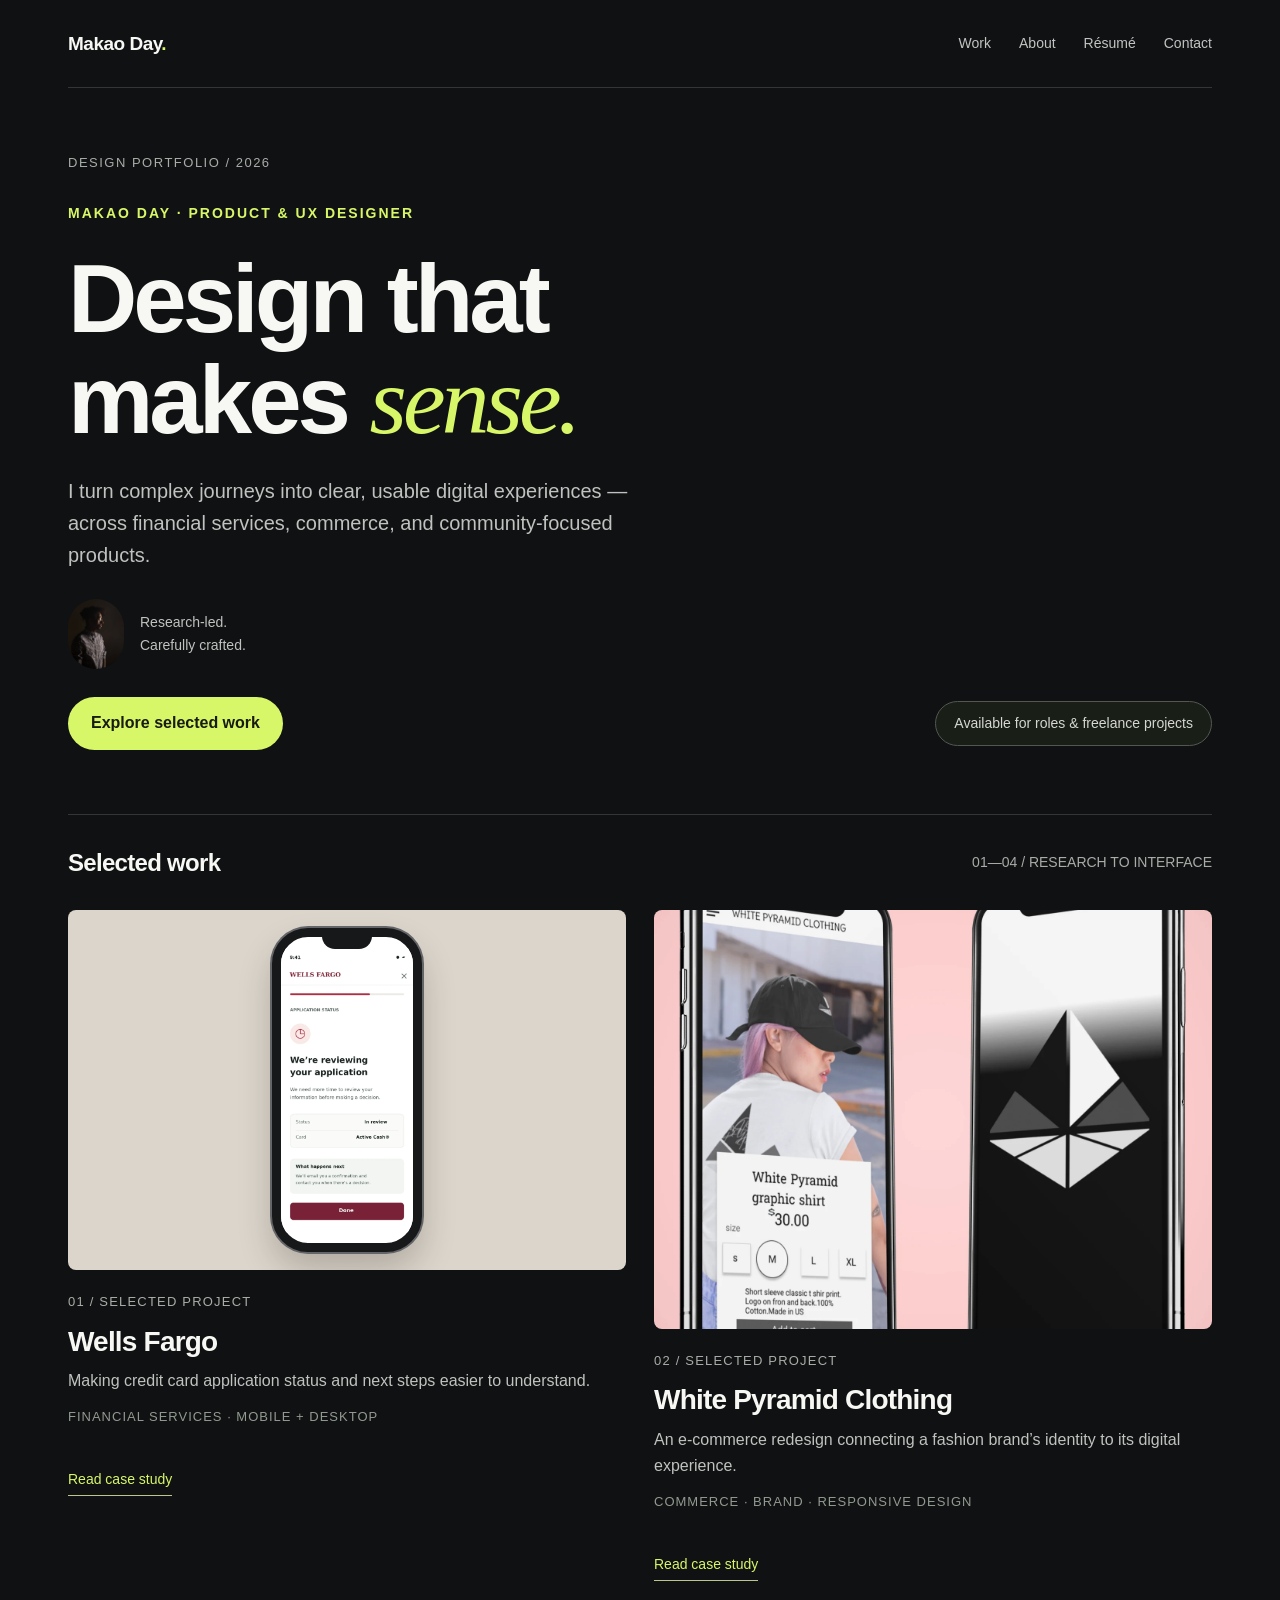
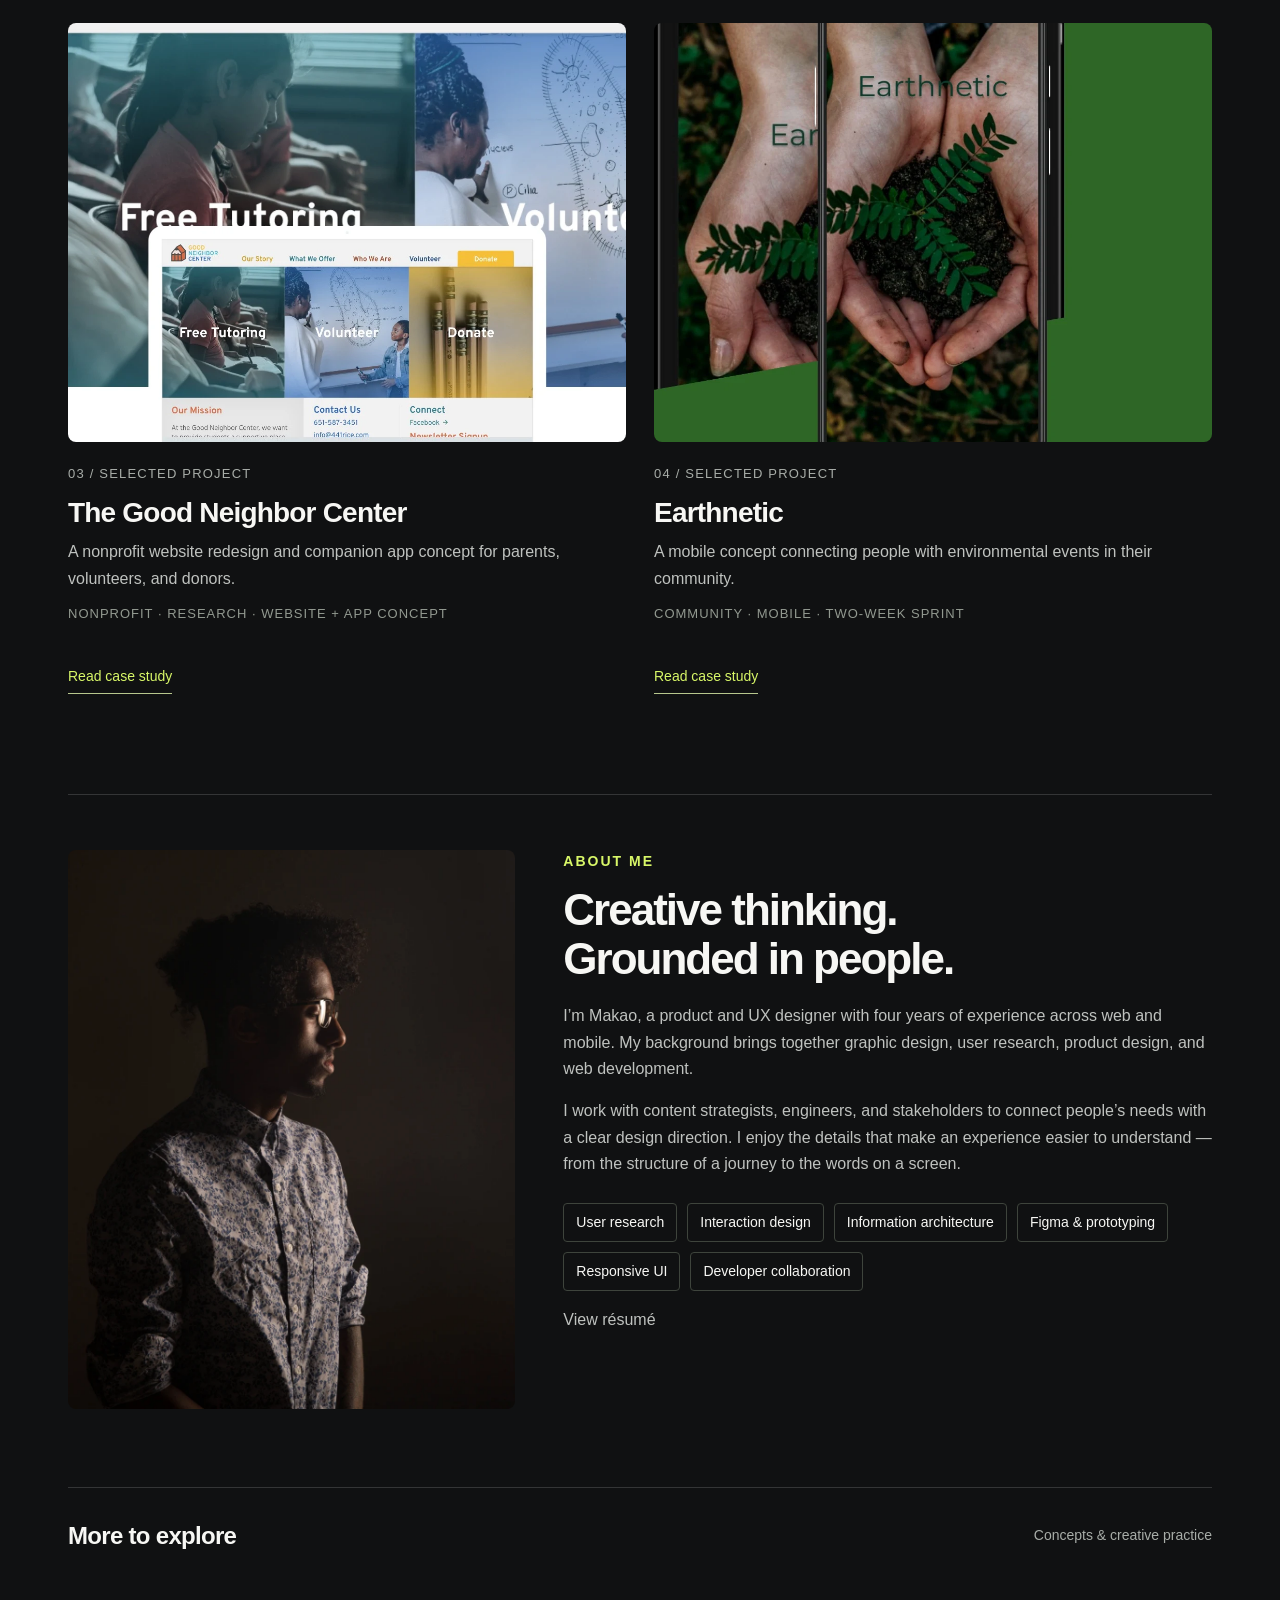
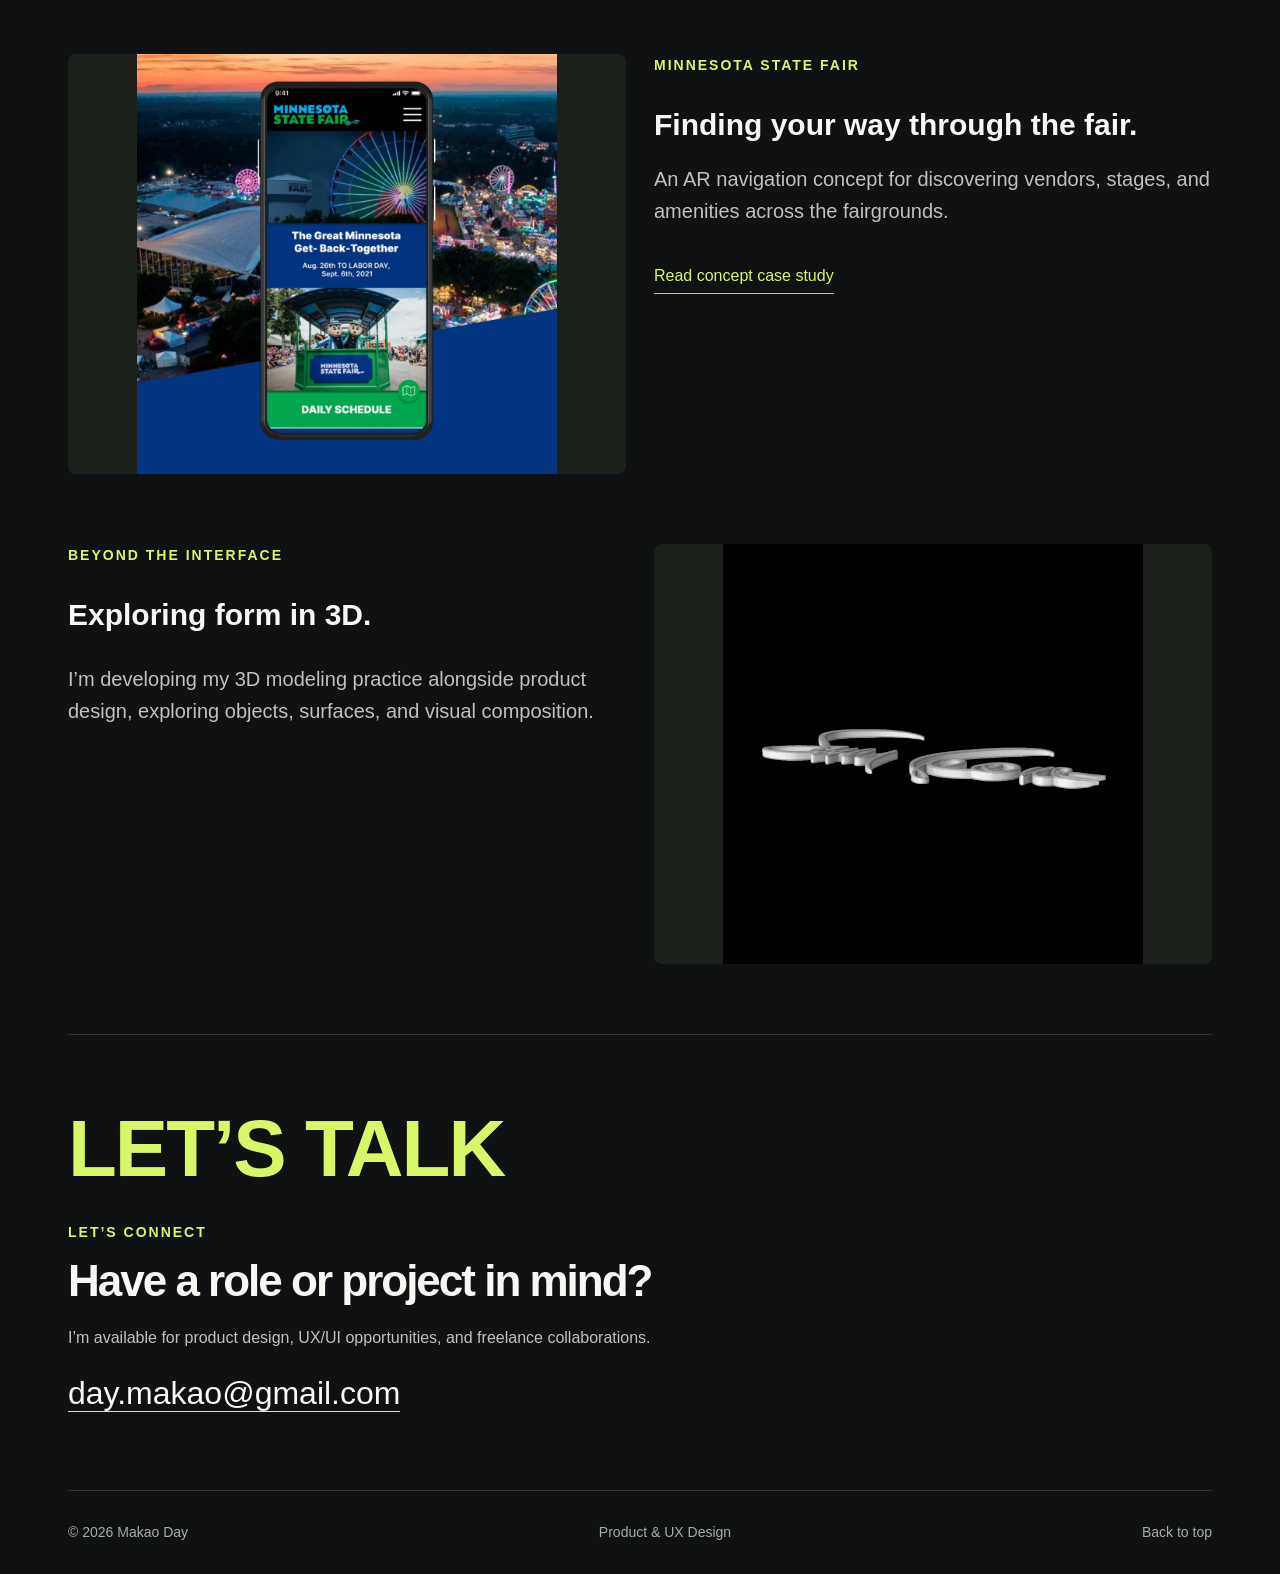
<file: index.html>
<!doctype html><html lang="en"><head><meta charset="utf-8"><meta name="viewport" content="width=device-width,initial-scale=1"><title>Product &amp; UX Design | Makao Day</title><meta name="description" content="Selected product and UX design work by Makao Day: Wells Fargo, White Pyramid Clothing, Good Neighbor Center, and Earthnetic."><meta name="theme-color" content="#101112"><link rel="stylesheet" href="style.css?v=20261007-casestudies"><link rel="icon" href="favicon.svg" type="image/svg+xml"></head><body><a class="skip" href="#main">Skip to content</a><div class="wrap"><header><a class="brand" href="index.html">Makao Day<span style="color:#d8f768">.</span></a><nav aria-label="Main navigation"><a href="index.html#work">Work</a><a href="index.html#about">About</a><a href="resume.html">Résumé</a><a href="index.html#contact">Contact</a></nav></header></div><main id="main"><div class="wrap"><section class="hero"><div class="hero-index" aria-hidden="true">DESIGN PORTFOLIO / 2026</div><div class="eyebrow">Makao Day · Product & UX Designer</div><h1>Design that<br>makes <em>sense.</em></h1><p class="intro">I turn complex journeys into clear, usable digital experiences — across financial services, commerce, and community-focused products.</p><div class="hero-note"><img src="home-2-27.webp" alt=""><span>Research-led.<br>Carefully crafted.</span></div><div class="hero-bottom"><a class="button" href="#work">Explore selected work</a><span class="pill">Available for roles & freelance projects</span></div></section><section id="work"><div class="section-head"><h2>Selected work</h2><span class="muted">01—04 / RESEARCH TO INTERFACE</span></div><div class="grid"><a class="card wells" href="wells-fargo.html" style="--accent:#dcd5cb"><div class="art" style="--accent:#dcd5cb"><div class="iphone-shell"><img src="home-7-148.webp" alt="Wells Fargo application-review screen displayed in an iPhone mockup"><span class="iphone-notch" aria-hidden="true"></span></div></div><div class="card-copy"><span class="project-index">01 / SELECTED PROJECT</span><h3>Wells Fargo</h3><p>Making credit card application status and next steps easier to understand.</p><span class="meta">Financial services · Mobile + desktop</span><br><span class="read">Read case study</span></div></a><a class="card " href="white-pyramid.html" style="--accent:#e9b7bb"><div class="art"><img src="home-4-46.webp" alt="White Pyramid Clothing design preview" loading="lazy"></div><div class="card-copy"><span class="project-index">02 / SELECTED PROJECT</span><h3>White Pyramid Clothing</h3><p>An e-commerce redesign connecting a fashion brand’s identity to its digital experience.</p><span class="meta">Commerce · Brand · Responsive design</span><br><span class="read">Read case study</span></div></a><a class="card " href="good-neighbor.html" style="--accent:#acd2ec"><div class="art"><img src="home-6-66.webp" alt="The Good Neighbor Center design preview" loading="lazy"></div><div class="card-copy"><span class="project-index">03 / SELECTED PROJECT</span><h3>The Good Neighbor Center</h3><p>A nonprofit website redesign and companion app concept for parents, volunteers, and donors.</p><span class="meta">Nonprofit · Research · Website + app concept</span><br><span class="read">Read case study</span></div></a><a class="card " href="earthnetic.html" style="--accent:#315b2c"><div class="art"><img src="home-5-56.webp" alt="Earthnetic design preview" loading="lazy"></div><div class="card-copy"><span class="project-index">04 / SELECTED PROJECT</span><h3>Earthnetic</h3><p>A mobile concept connecting people with environmental events in their community.</p><span class="meta">Community · Mobile · Two-week sprint</span><br><span class="read">Read case study</span></div></a></div></section><section class="about" id="about"><div><img class="portrait" src="home-2-27.webp" alt="Portrait of Makao Day" loading="lazy"></div><div><div class="eyebrow">About me</div><h2>Creative thinking.<br>Grounded in people.</h2><p>I’m Makao, a product and UX designer with four years of experience across web and mobile. My background brings together graphic design, user research, product design, and web development.</p><p>I work with content strategists, engineers, and stakeholders to connect people’s needs with a clear design direction. I enjoy the details that make an experience easier to understand — from the structure of a journey to the words on a screen.</p><div class="skills"><span>User research</span><span>Interaction design</span><span>Information architecture</span><span>Figma & prototyping</span><span>Responsive UI</span><span>Developer collaboration</span></div><p><a class="read" href="resume.html">View résumé</a></p></div></section><div class="section-head"><h2>More to explore</h2><span class="muted">Concepts & creative practice</span></div><a class="extra fair-card" href="state-fair.html"><img src="home-3-32.webp" alt="Minnesota State Fair mobile navigation concept" loading="lazy"><div><div class="eyebrow">Minnesota State Fair</div><h3>Finding your way through the fair.</h3><p class="intro">An AR navigation concept for discovering vendors, stages, and amenities across the fairgrounds.</p><span class="read">Read concept case study</span></div></a><section class="extra"><div><div class="eyebrow">Beyond the interface</div><h3>Exploring form in 3D.</h3><p class="intro">I’m developing my 3D modeling practice alongside product design, exploring objects, surfaces, and visual composition.</p></div><img src="home-8-172.webp" alt="Makao’s 3D automotive modeling exploration" loading="lazy"></section><section class="contact" id="contact"><span class="contact-mark" aria-hidden="true">LET’S TALK</span><div class="eyebrow">Let’s connect</div><h2>Have a role or project in mind?</h2><p>I’m available for product design, UX/UI opportunities, and freelance collaborations.</p><a class="email" href="mailto:day.makao@gmail.com">day.makao@gmail.com</a></section></div></main><div class="wrap"><footer><span>© 2026 Makao Day</span><span>Product & UX Design</span><a href="#main">Back to top</a></footer></div><dialog aria-label="Expanded project image"><button type="button">Close image</button><img alt=""></dialog><script src="script.js?v=20261007-repair"></script></body></html>
</file>
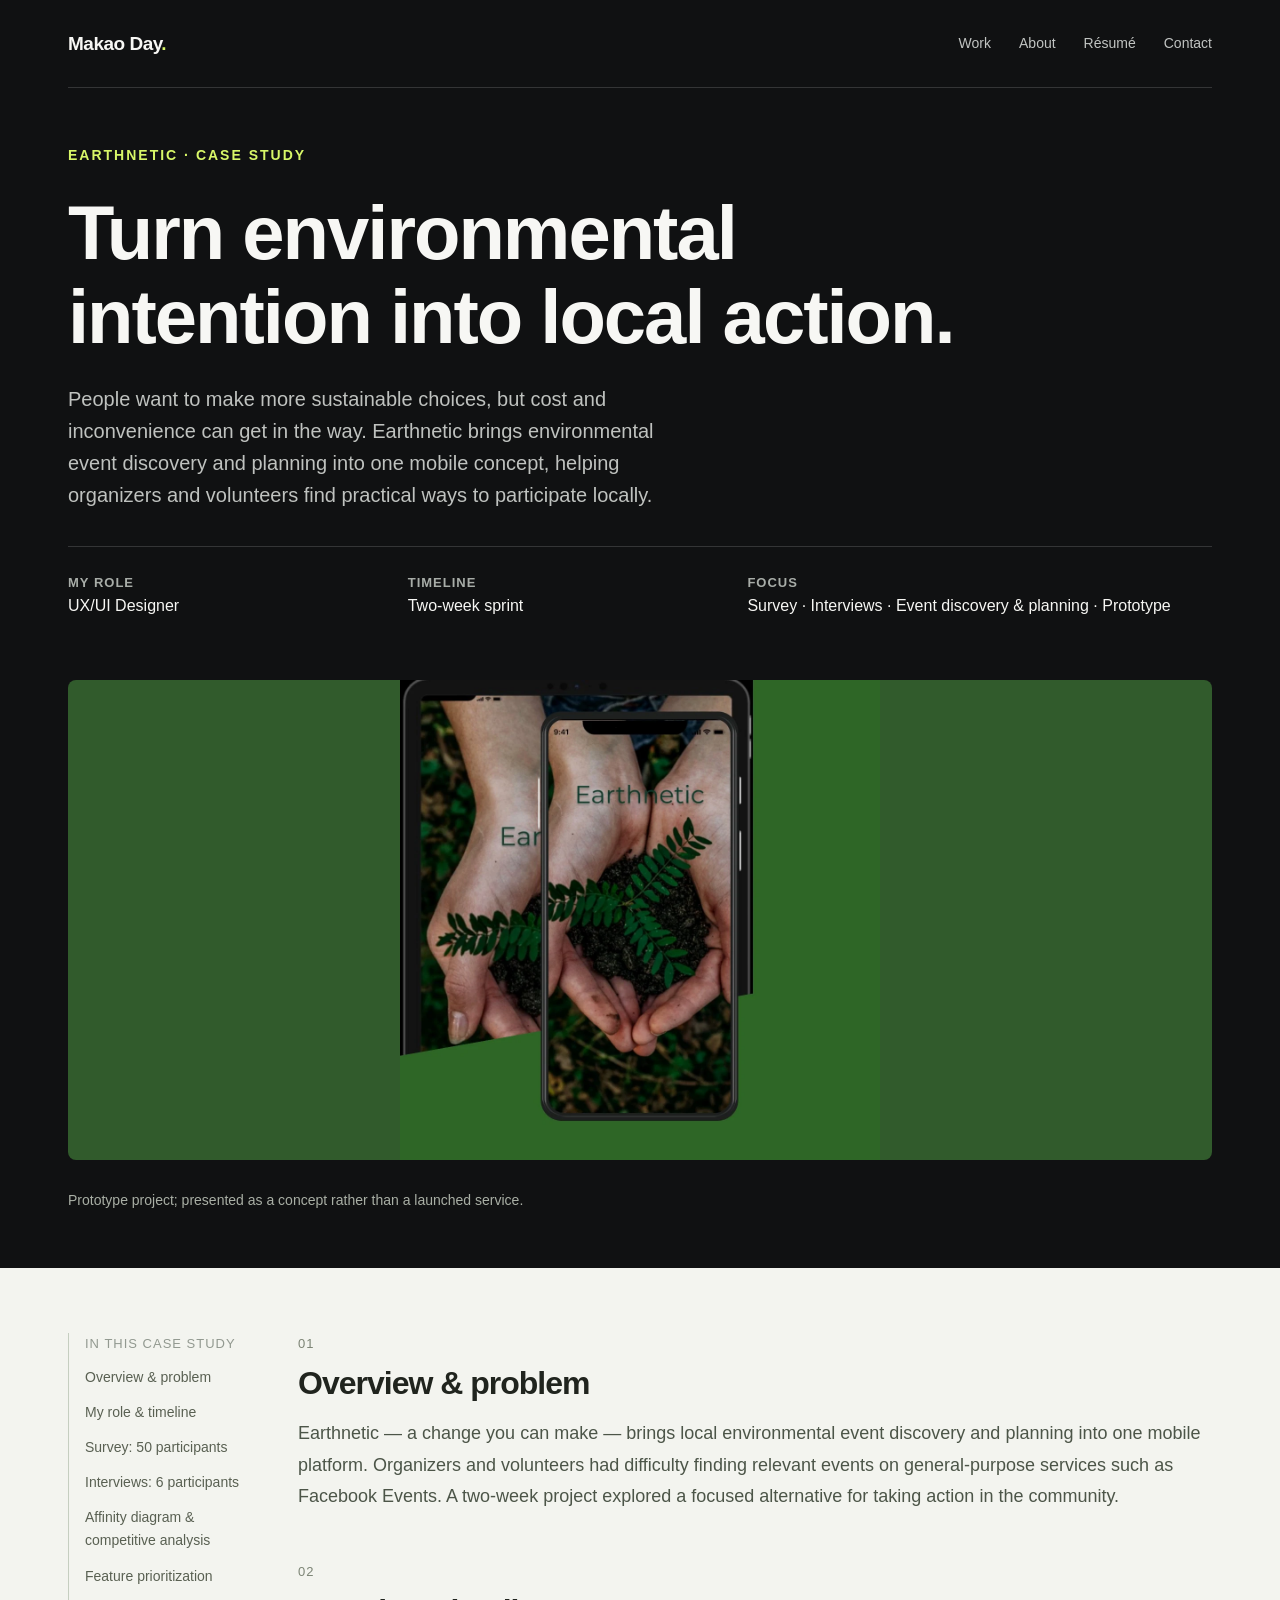
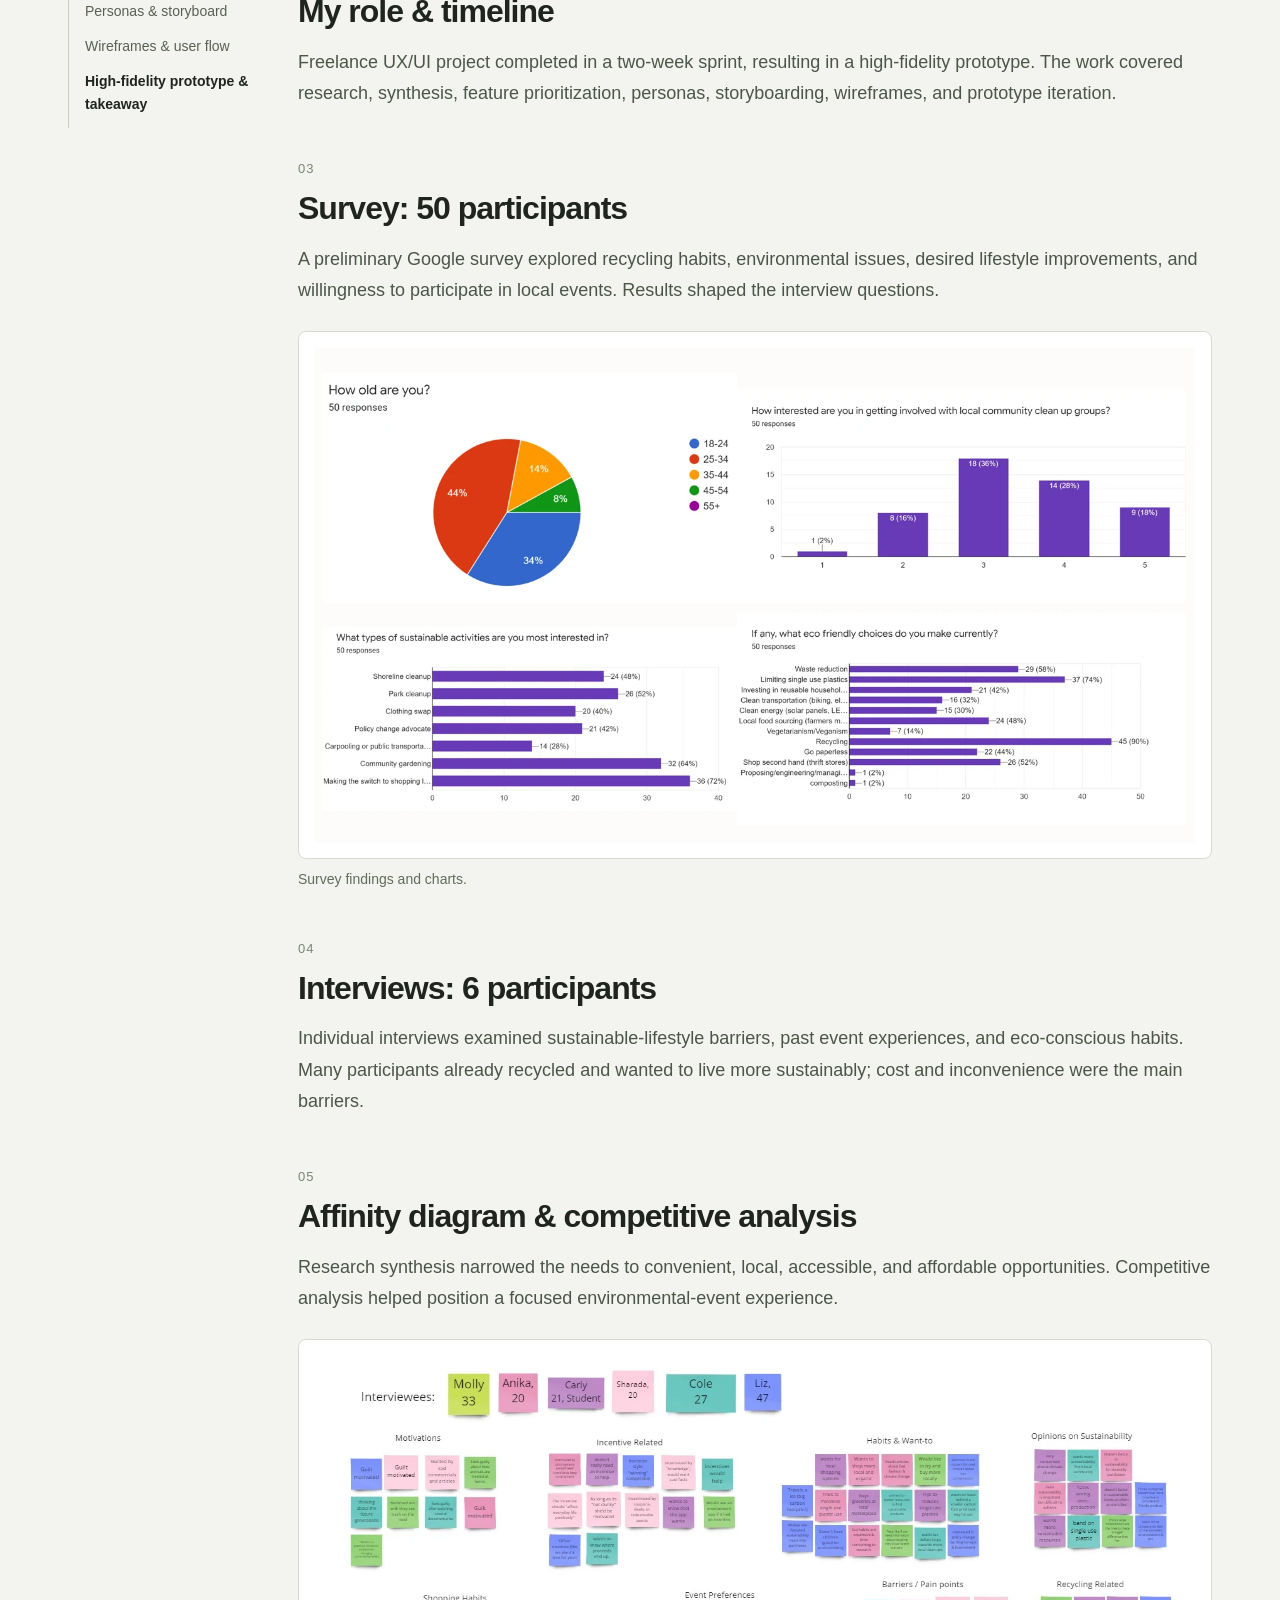
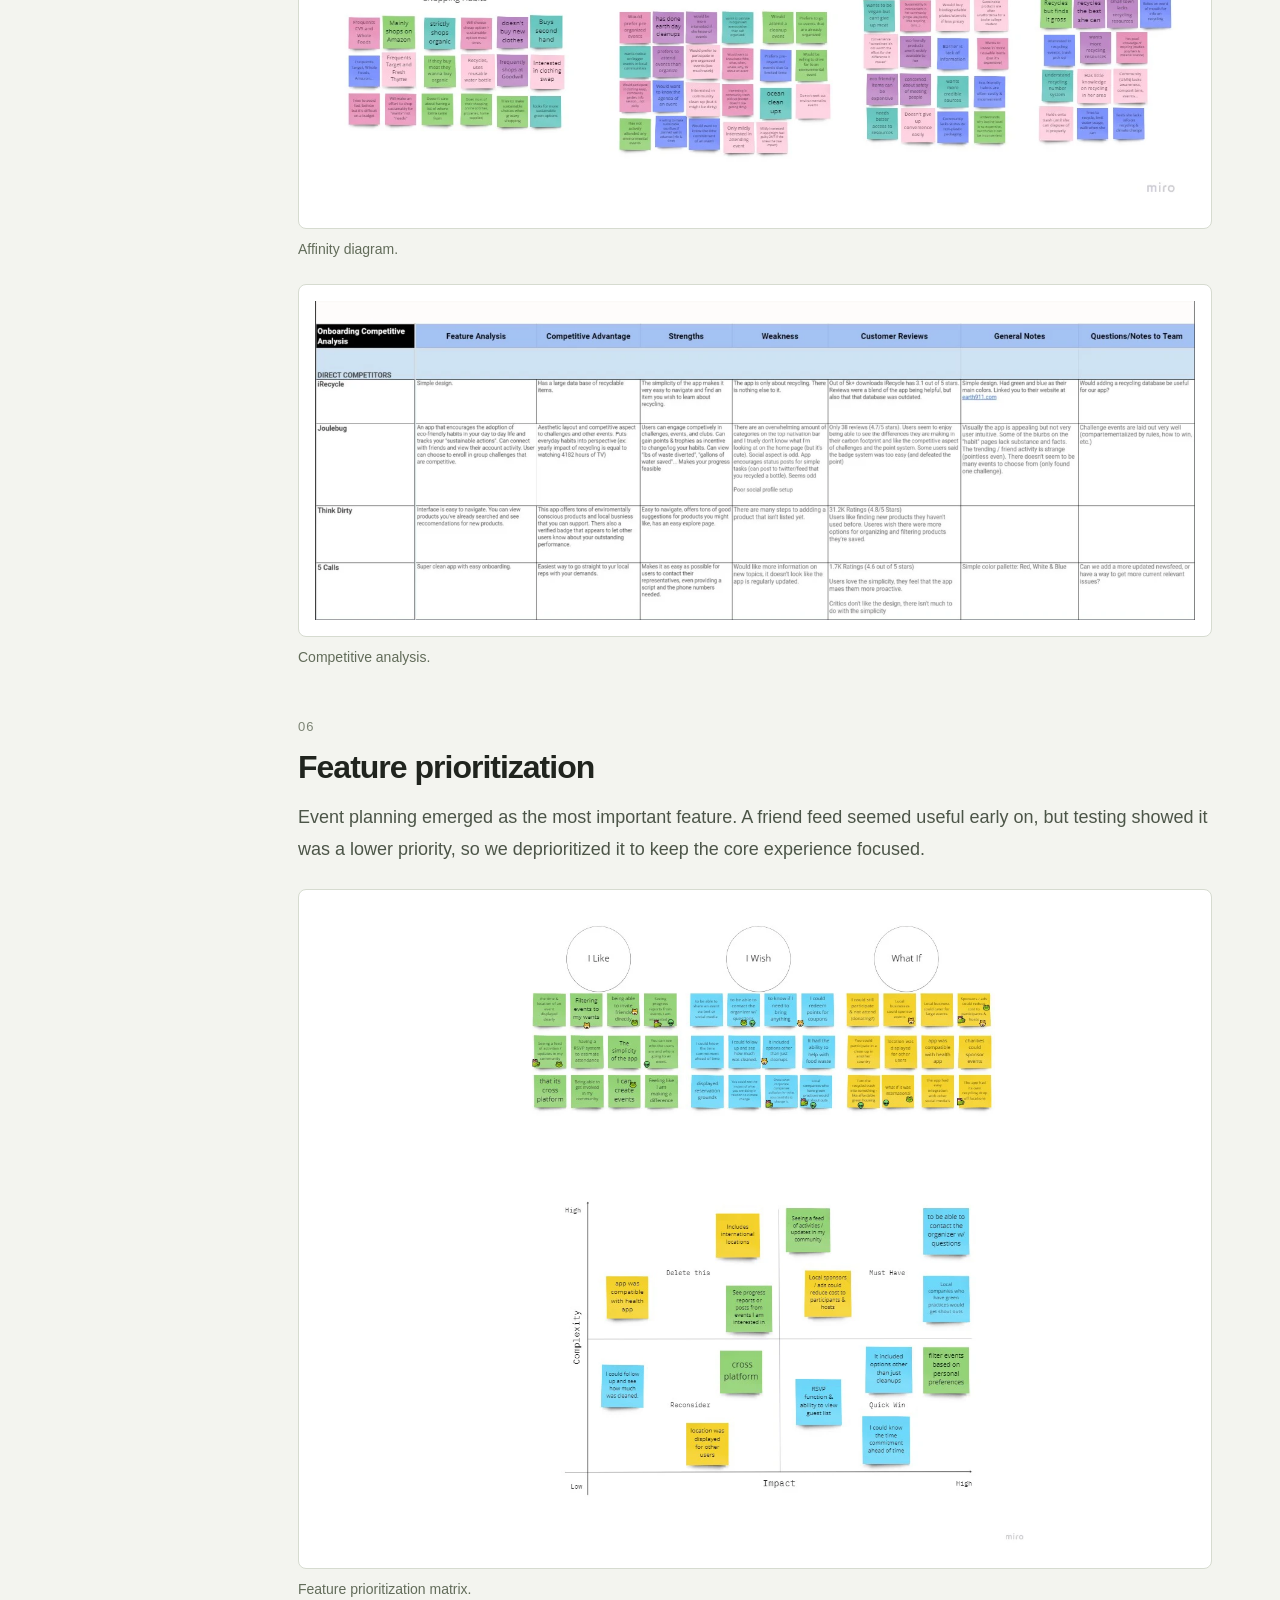
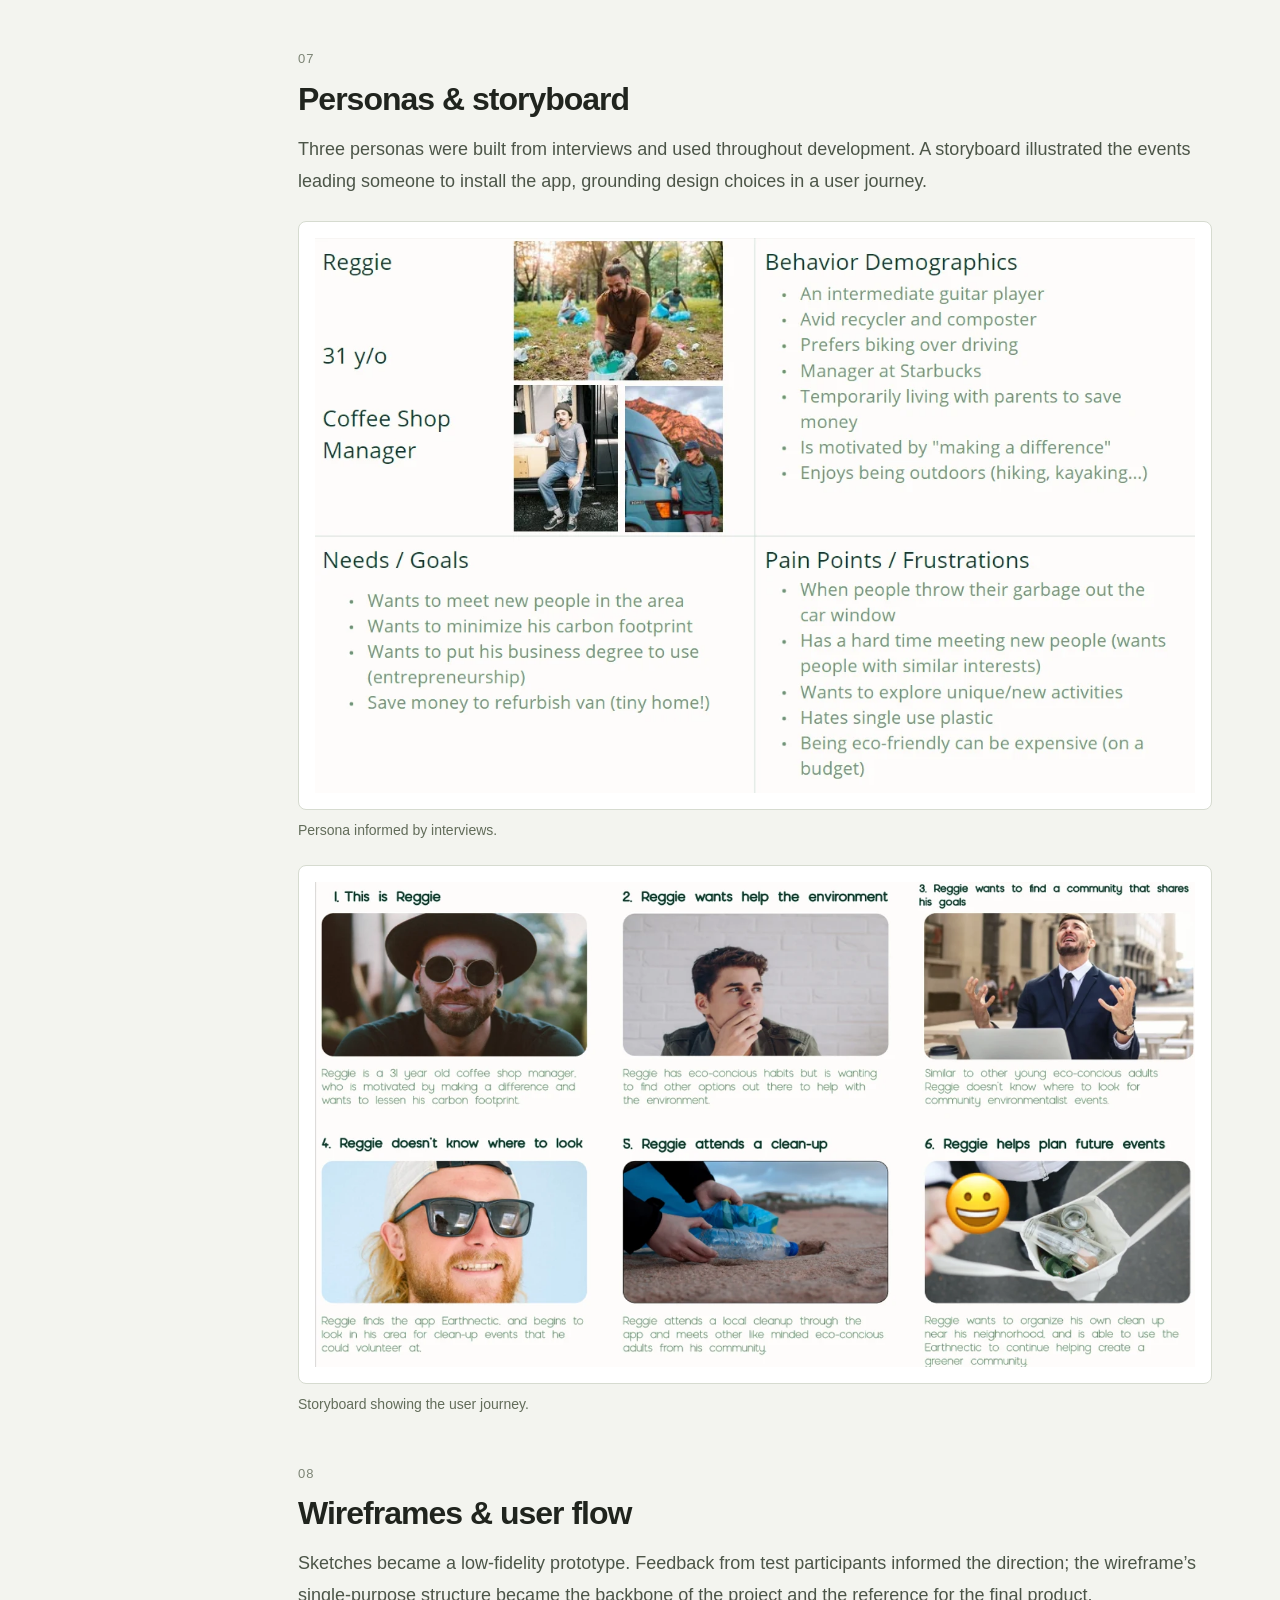
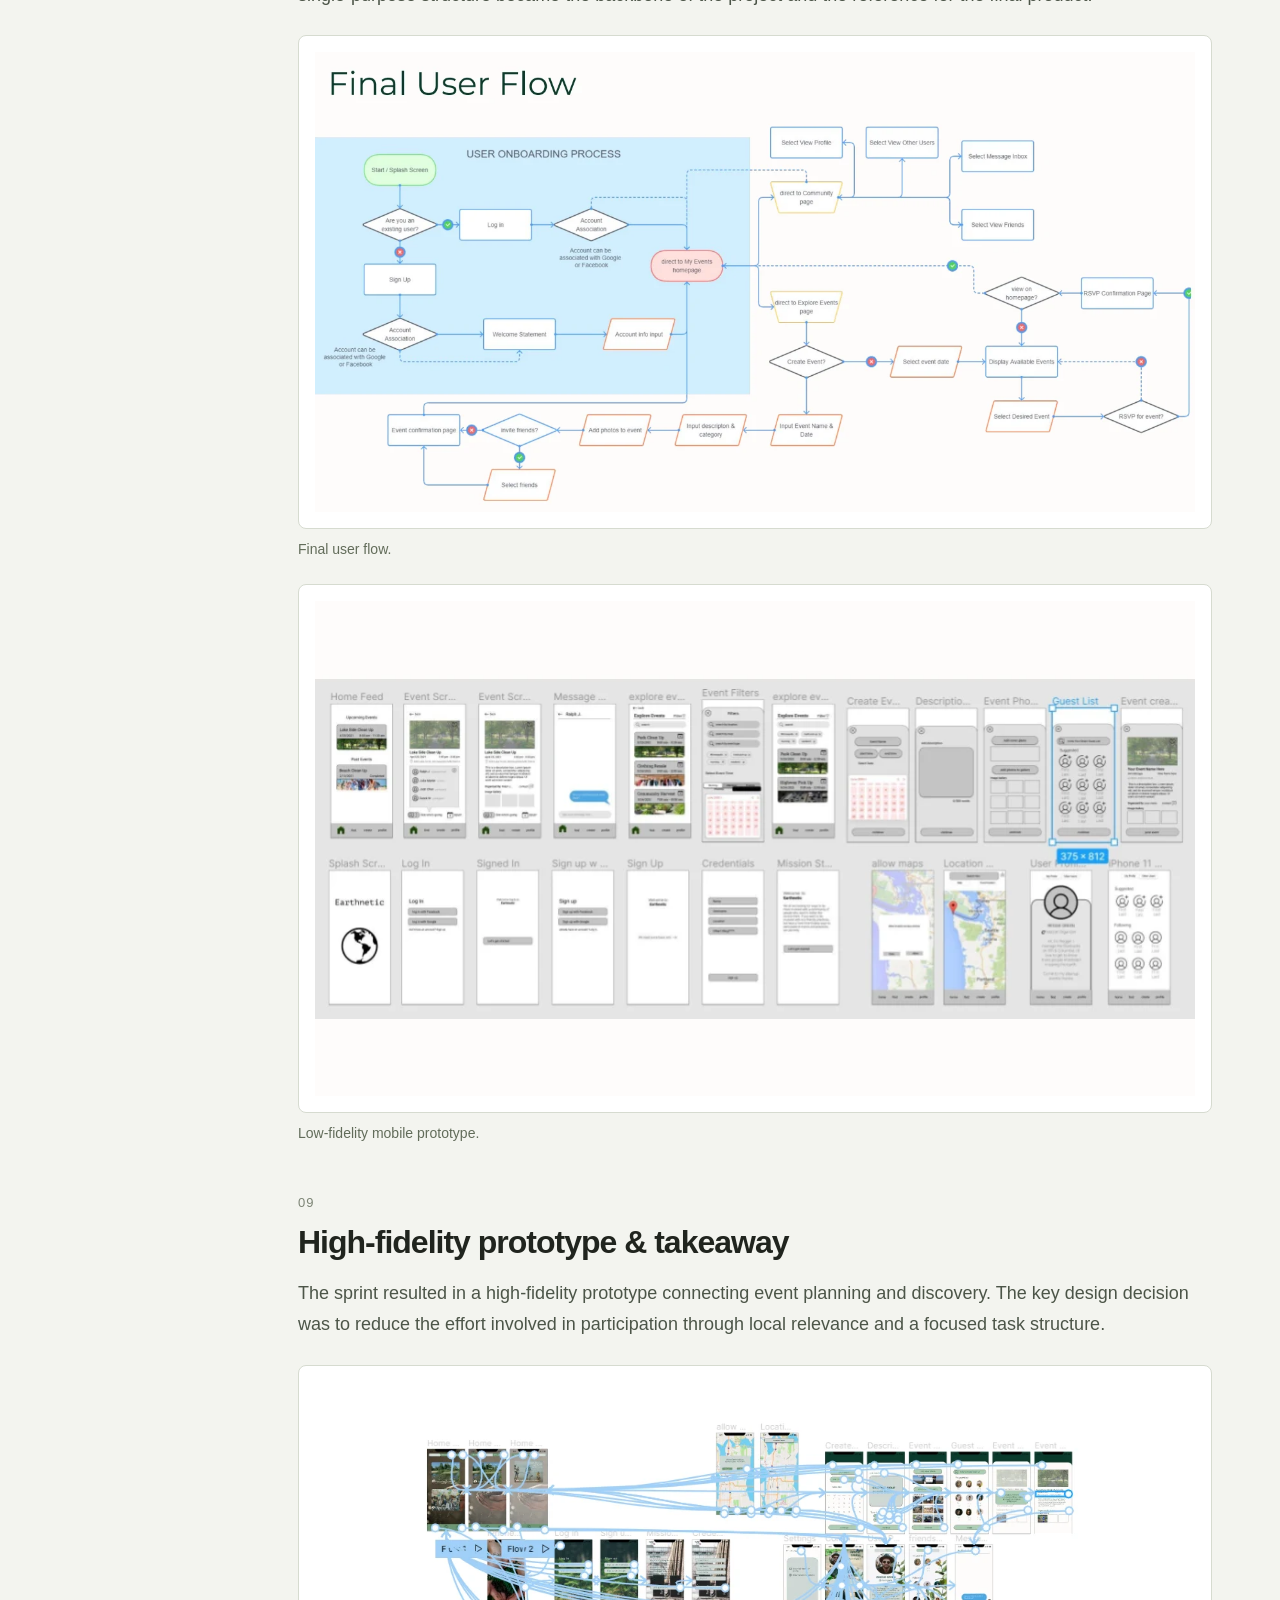
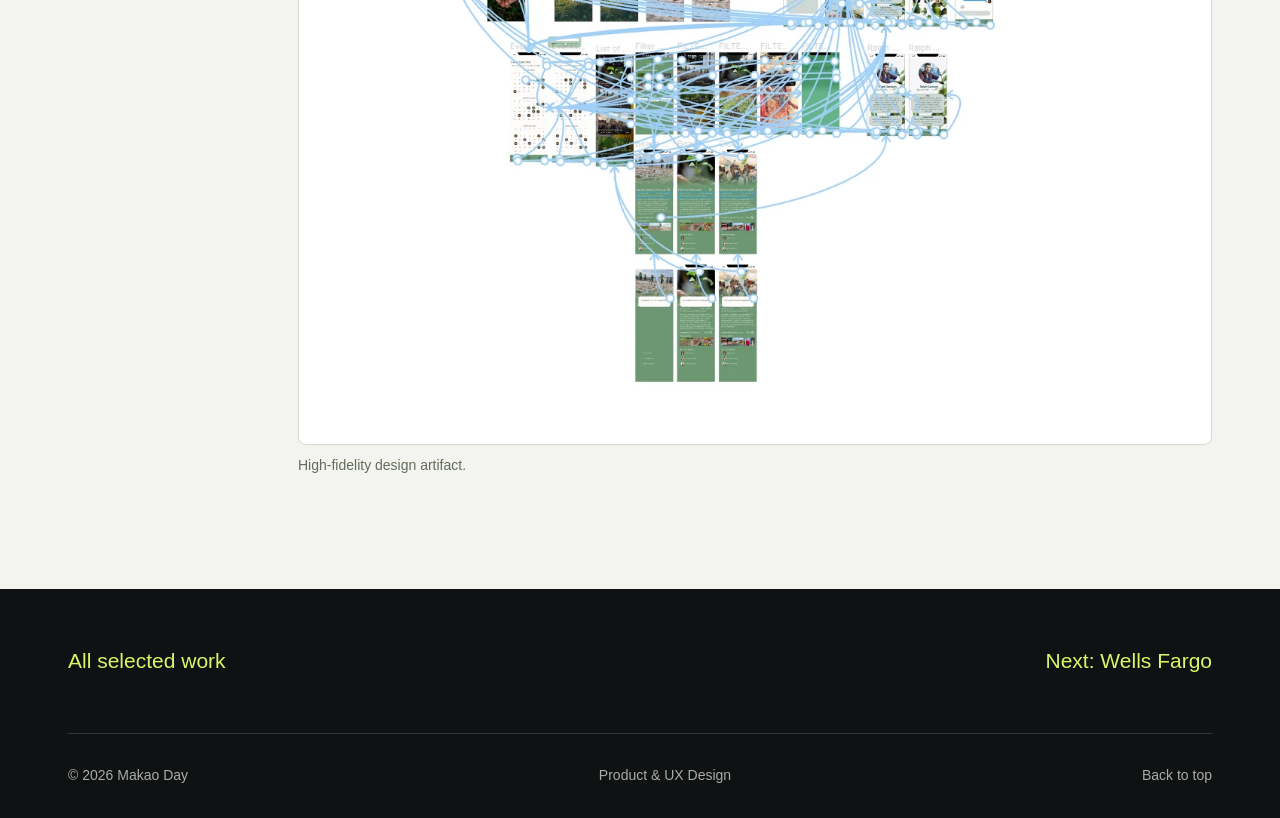
<file: earthnetic.html>
<!doctype html><html lang="en"><head><meta charset="utf-8"><meta name="viewport" content="width=device-width,initial-scale=1"><title>Earthnetic | Makao Day</title><meta name="description" content="A mobile concept connecting people with environmental events in their community."><meta name="theme-color" content="#101112"><link rel="stylesheet" href="style.css?v=20261007-casestudies"><link rel="icon" href="favicon.svg" type="image/svg+xml"></head><body><a class="skip" href="#main">Skip to content</a><div class="wrap"><header><a class="brand" href="index.html">Makao Day<span style="color:#d8f768">.</span></a><nav aria-label="Main navigation"><a href="index.html#work">Work</a><a href="index.html#about">About</a><a href="resume.html">Résumé</a><a href="index.html#contact">Contact</a></nav></header></div><main id="main"><div class="wrap"><section class="case-hero"><div class="eyebrow">Earthnetic · Case study</div><h1>Turn environmental intention into local action.</h1><p class="intro">People want to make more sustainable choices, but cost and inconvenience can get in the way. Earthnetic brings environmental event discovery and planning into one mobile concept, helping organizers and volunteers find practical ways to participate locally.</p><div class="case-meta"><div><strong>My role</strong><span>UX/UI Designer</span></div><div><strong>Timeline</strong><span>Two-week sprint</span></div><div><strong>Focus</strong><span>Survey · Interviews · Event discovery & planning · Prototype</span></div></div></section><div class="case-cover " style="--accent:#315b2c"><img src="home-5-56.webp" alt="Earthnetic interface preview"></div><p class="note">Prototype project; presented as a concept rather than a launched service.</p></div><div class="case-body"><div class="wrap case-layout"><aside class="toc" aria-label="Case study sections"><div class="meta">In this case study</div><a href="#section-0">Overview &amp; problem</a><a href="#section-1">My role &amp; timeline</a><a href="#section-2">Survey: 50 participants</a><a href="#section-3">Interviews: 6 participants</a><a href="#section-4">Affinity diagram &amp; competitive analysis</a><a href="#section-5">Feature prioritization</a><a href="#section-6">Personas &amp; storyboard</a><a href="#section-7">Wireframes &amp; user flow</a><a href="#section-8">High-fidelity prototype &amp; takeaway</a></aside><article class="story"><section id="section-0"><span class="number">01</span><h2>Overview &amp; problem</h2><p>Earthnetic — a change you can make — brings local environmental event discovery and planning into one mobile platform. Organizers and volunteers had difficulty finding relevant events on general-purpose services such as Facebook Events. A two-week project explored a focused alternative for taking action in the community.</p></section><section id="section-1"><span class="number">02</span><h2>My role &amp; timeline</h2><p>Freelance UX/UI project completed in a two-week sprint, resulting in a high-fidelity prototype. The work covered research, synthesis, feature prioritization, personas, storyboarding, wireframes, and prototype iteration.</p></section><section id="section-2"><span class="number">03</span><h2>Survey: 50 participants</h2><p>A preliminary Google survey explored recycling habits, environmental issues, desired lifestyle improvements, and willingness to participate in local events. Results shaped the interview questions.</p><div class="gallery"><figure><img data-zoom tabindex="0" src="earthnetic-3-45.webp" alt="Survey findings and charts." loading="lazy"><figcaption>Survey findings and charts.</figcaption></figure></div></section><section id="section-3"><span class="number">04</span><h2>Interviews: 6 participants</h2><p>Individual interviews examined sustainable-lifestyle barriers, past event experiences, and eco-conscious habits. Many participants already recycled and wanted to live more sustainably; cost and inconvenience were the main barriers.</p></section><section id="section-4"><span class="number">05</span><h2>Affinity diagram &amp; competitive analysis</h2><p>Research synthesis narrowed the needs to convenient, local, accessible, and affordable opportunities. Competitive analysis helped position a focused environmental-event experience.</p><div class="gallery"><figure><img data-zoom tabindex="0" src="earthnetic-4-49.webp" alt="Affinity diagram." loading="lazy"><figcaption>Affinity diagram.</figcaption></figure><figure><img data-zoom tabindex="0" src="earthnetic-4-50.webp" alt="Competitive analysis." loading="lazy"><figcaption>Competitive analysis.</figcaption></figure></div></section><section id="section-5"><span class="number">06</span><h2>Feature prioritization</h2><p>Event planning emerged as the most important feature. A friend feed seemed useful early on, but testing showed it was a lower priority, so we deprioritized it to keep the core experience focused.</p><div class="gallery"><figure><img data-zoom tabindex="0" src="restored-earth-51.webp" alt="Feature prioritization matrix." loading="lazy"><figcaption>Feature prioritization matrix.</figcaption></figure></div></section><section id="section-6"><span class="number">07</span><h2>Personas &amp; storyboard</h2><p>Three personas were built from interviews and used throughout development. A storyboard illustrated the events leading someone to install the app, grounding design choices in a user journey.</p><div class="gallery"><figure><img data-zoom tabindex="0" src="earthnetic-6-56.webp" alt="Persona informed by interviews." loading="lazy"><figcaption>Persona informed by interviews.</figcaption></figure><figure><img data-zoom tabindex="0" src="earthnetic-6-57.webp" alt="Storyboard showing the user journey." loading="lazy"><figcaption>Storyboard showing the user journey.</figcaption></figure></div></section><section id="section-7"><span class="number">08</span><h2>Wireframes &amp; user flow</h2><p>Sketches became a low-fidelity prototype. Feedback from test participants informed the direction; the wireframe’s single-purpose structure became the backbone of the project and the reference for the final product.</p><div class="gallery"><figure><img data-zoom tabindex="0" src="earthnetic-7-60.webp" alt="Final user flow." loading="lazy"><figcaption>Final user flow.</figcaption></figure><figure><img data-zoom tabindex="0" src="earthnetic-8-64.webp" alt="Low-fidelity mobile prototype." loading="lazy"><figcaption>Low-fidelity mobile prototype.</figcaption></figure></div></section><section id="section-8"><span class="number">09</span><h2>High-fidelity prototype &amp; takeaway</h2><p>The sprint resulted in a high-fidelity prototype connecting event planning and discovery. The key design decision was to reduce the effort involved in participation through local relevance and a focused task structure.</p><div class="gallery"><figure><img data-zoom tabindex="0" src="earthnetic-8-65.webp" alt="High-fidelity design artifact." loading="lazy"><figcaption>High-fidelity design artifact.</figcaption></figure></div></section></article></div></div><div class="wrap next"><a href="index.html#work">All selected work</a><a href="wells-fargo.html">Next: Wells Fargo</a></div></main><div class="wrap"><footer><span>© 2026 Makao Day</span><span>Product & UX Design</span><a href="#main">Back to top</a></footer></div><dialog aria-label="Expanded project image"><button type="button">Close image</button><img alt=""></dialog><script src="script.js?v=20261007-repair"></script></body></html>
</file>
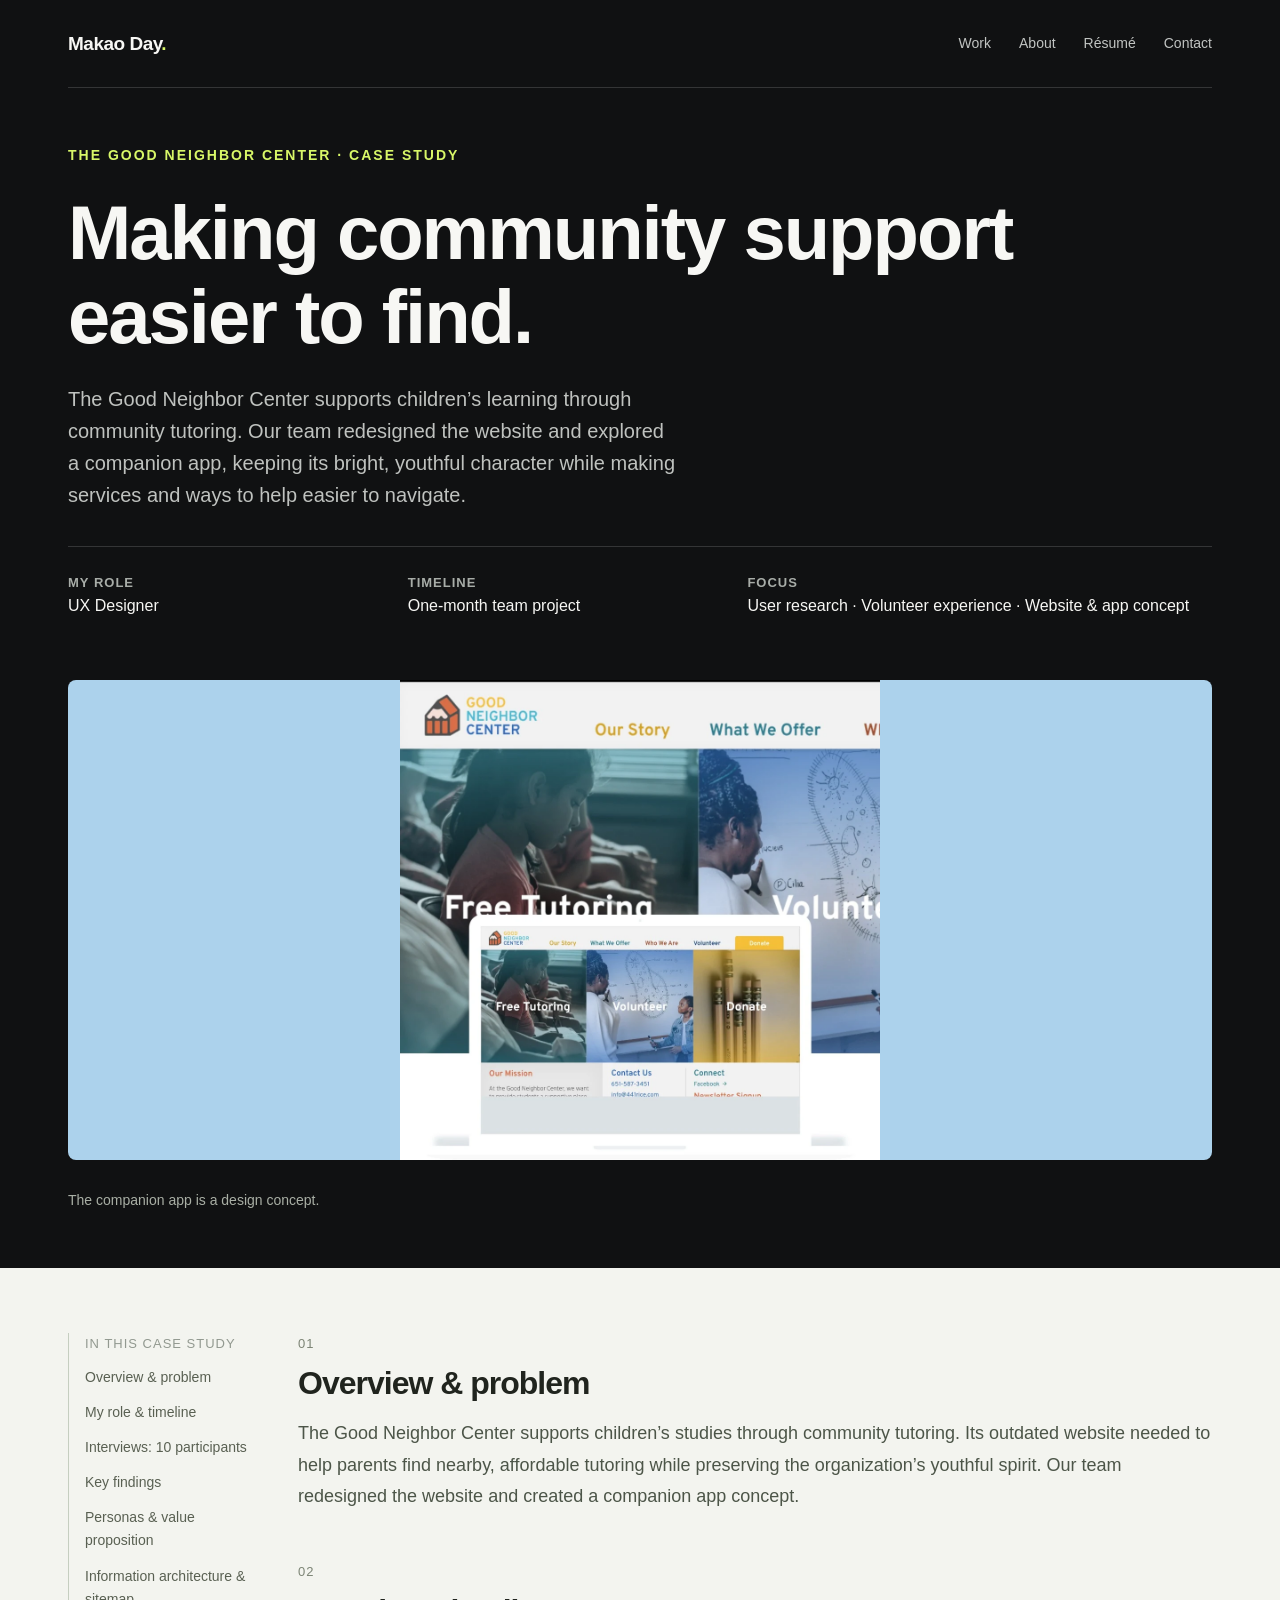
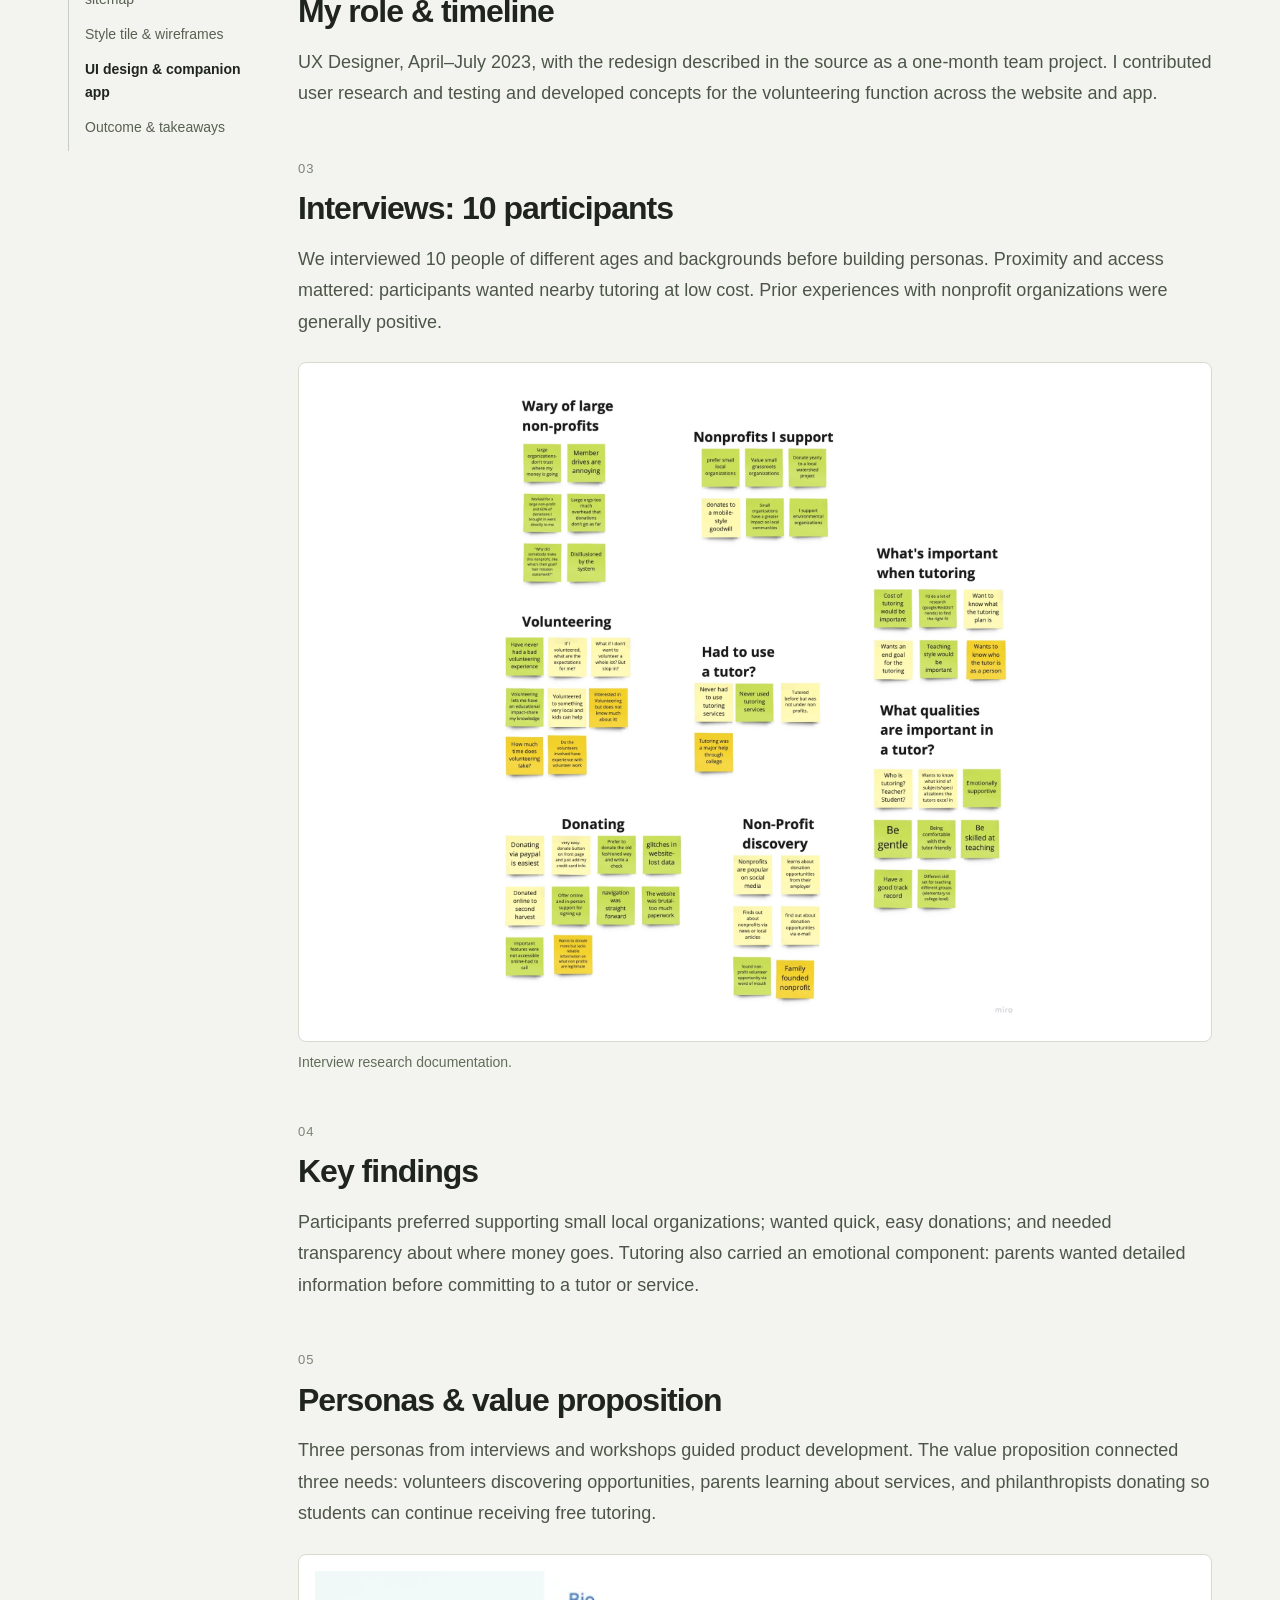
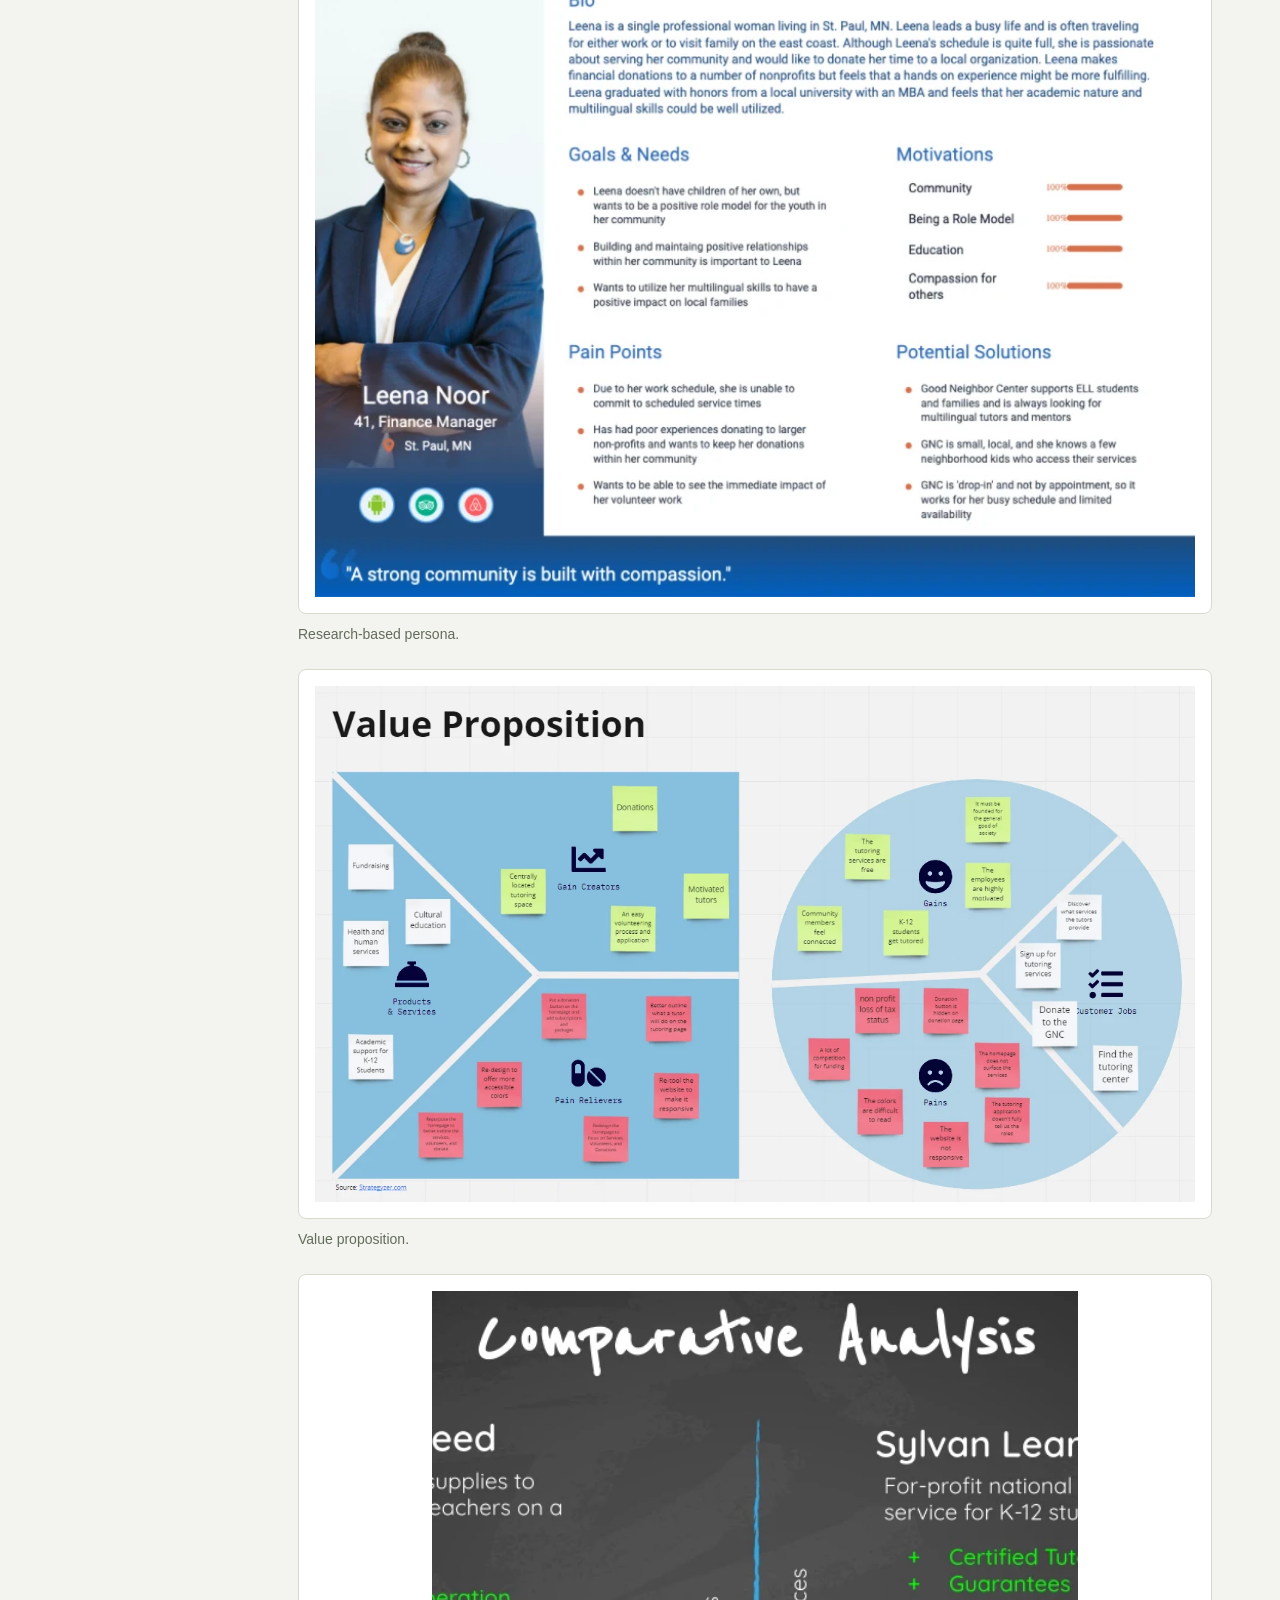
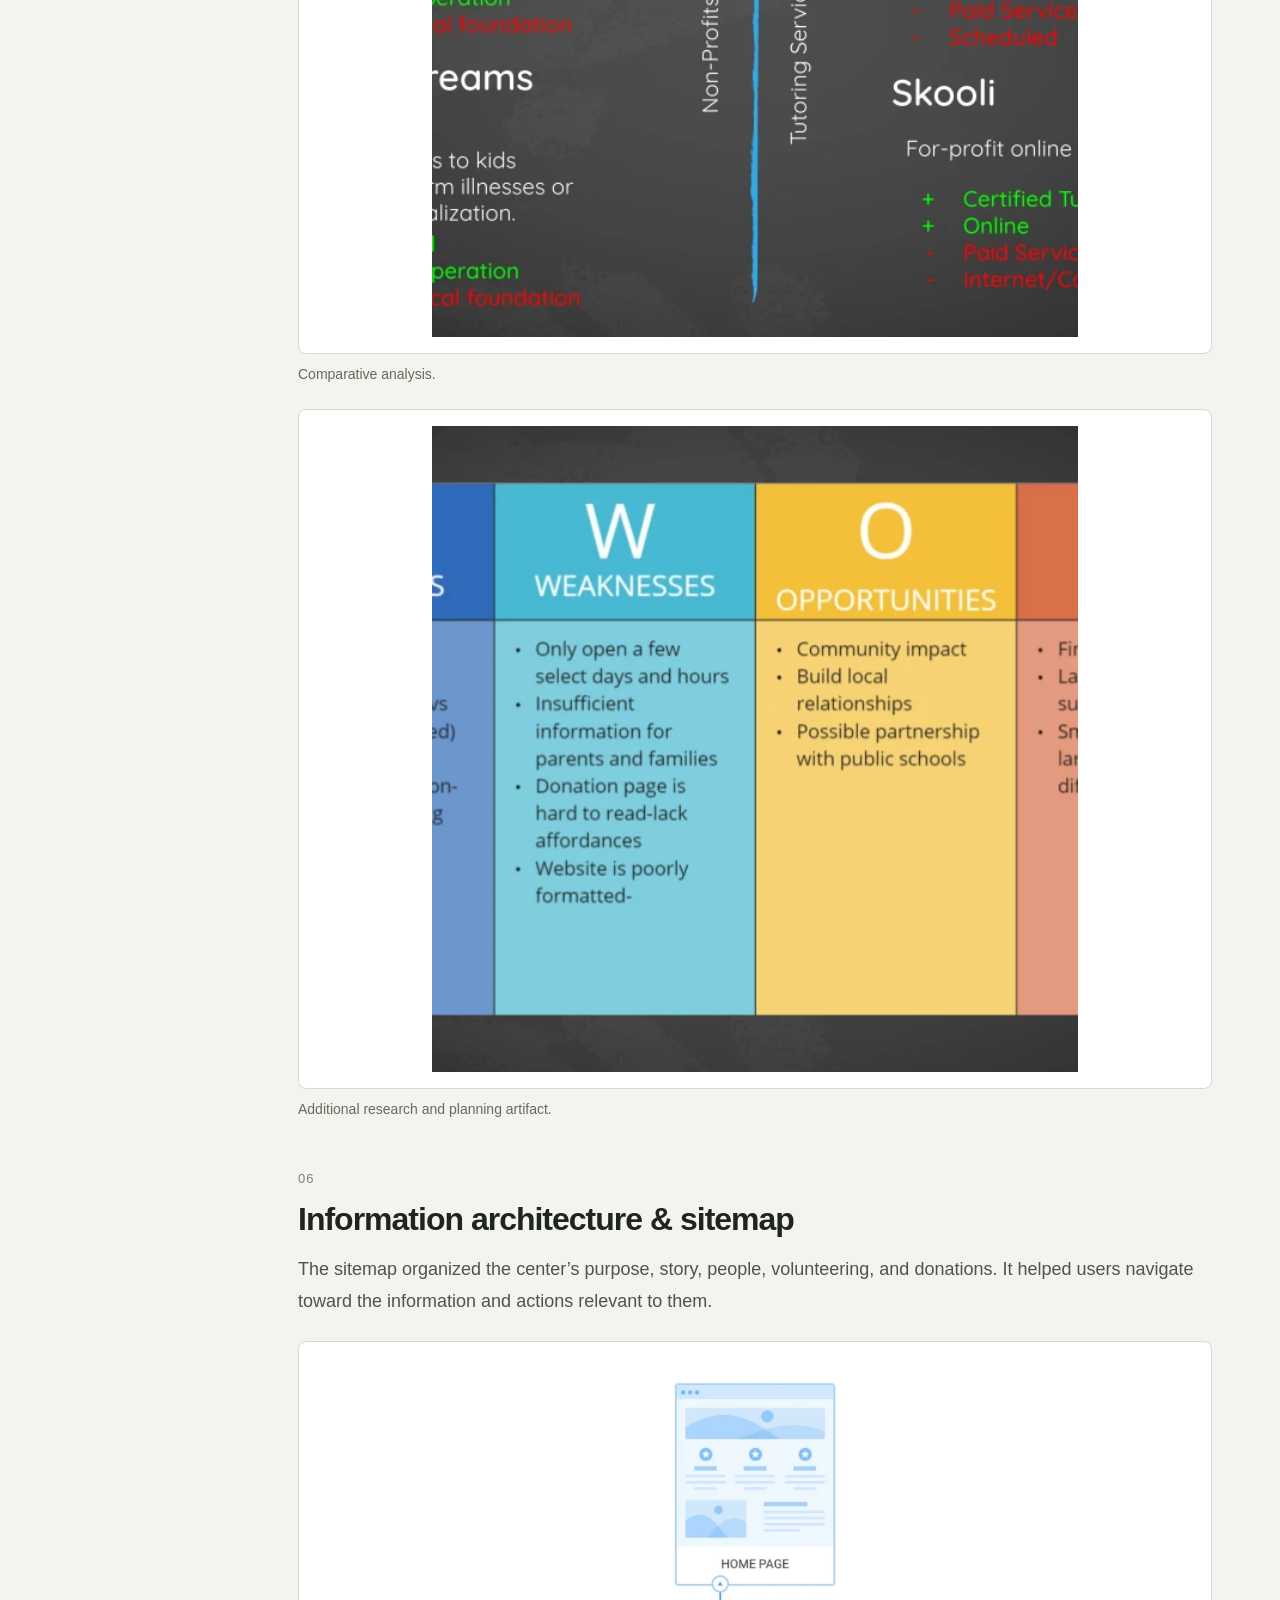
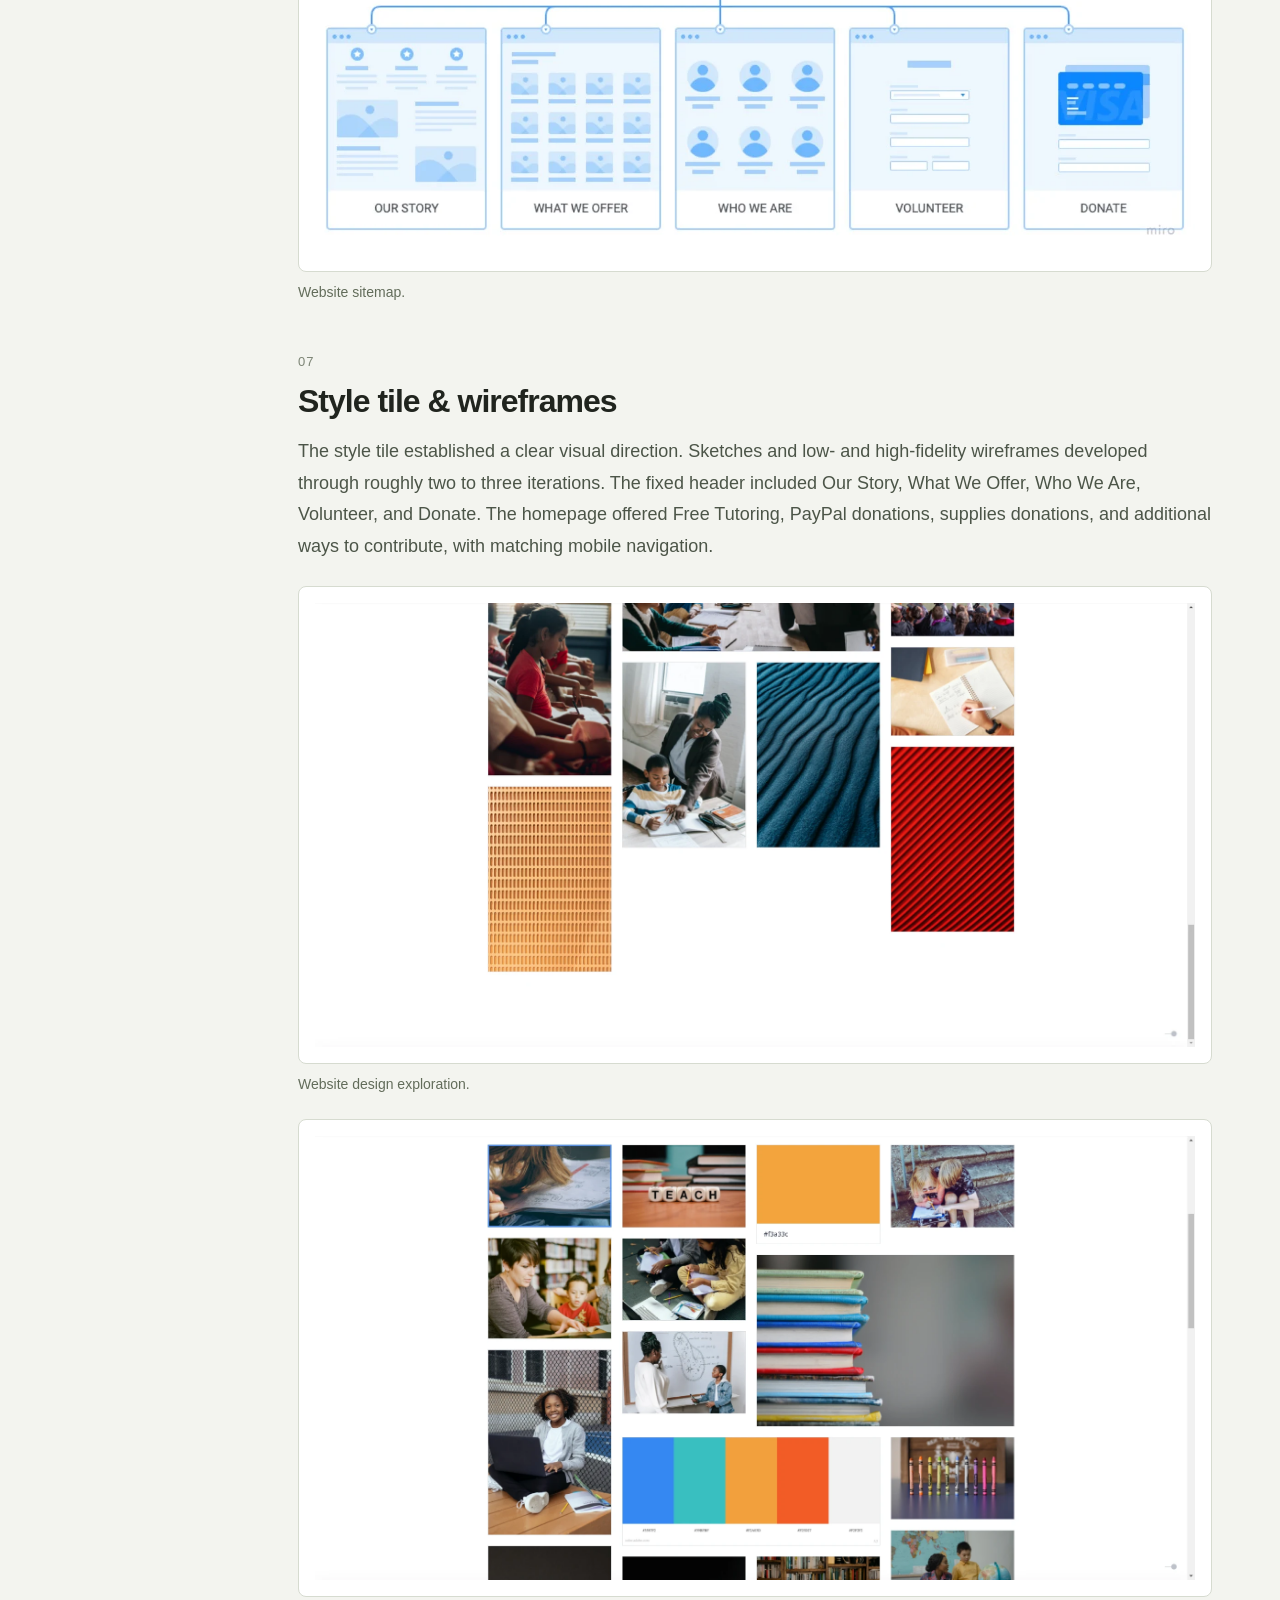
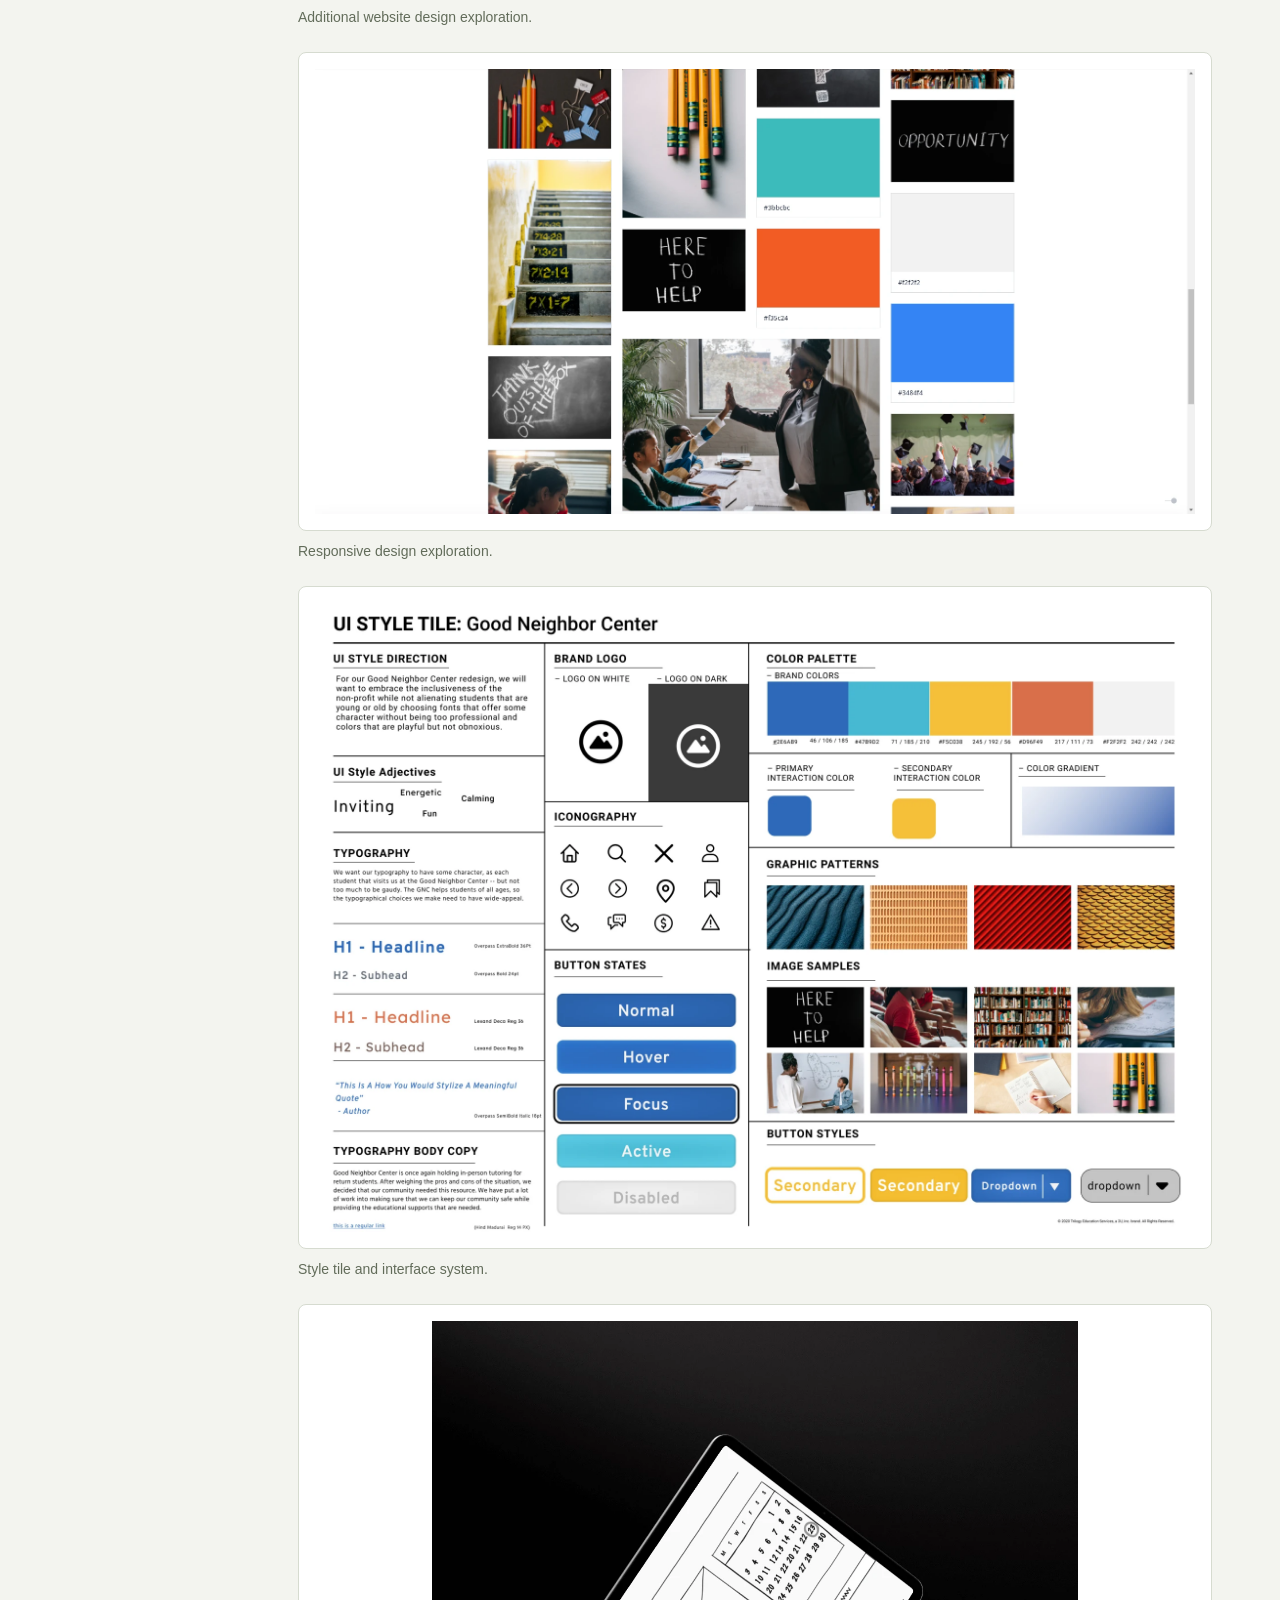
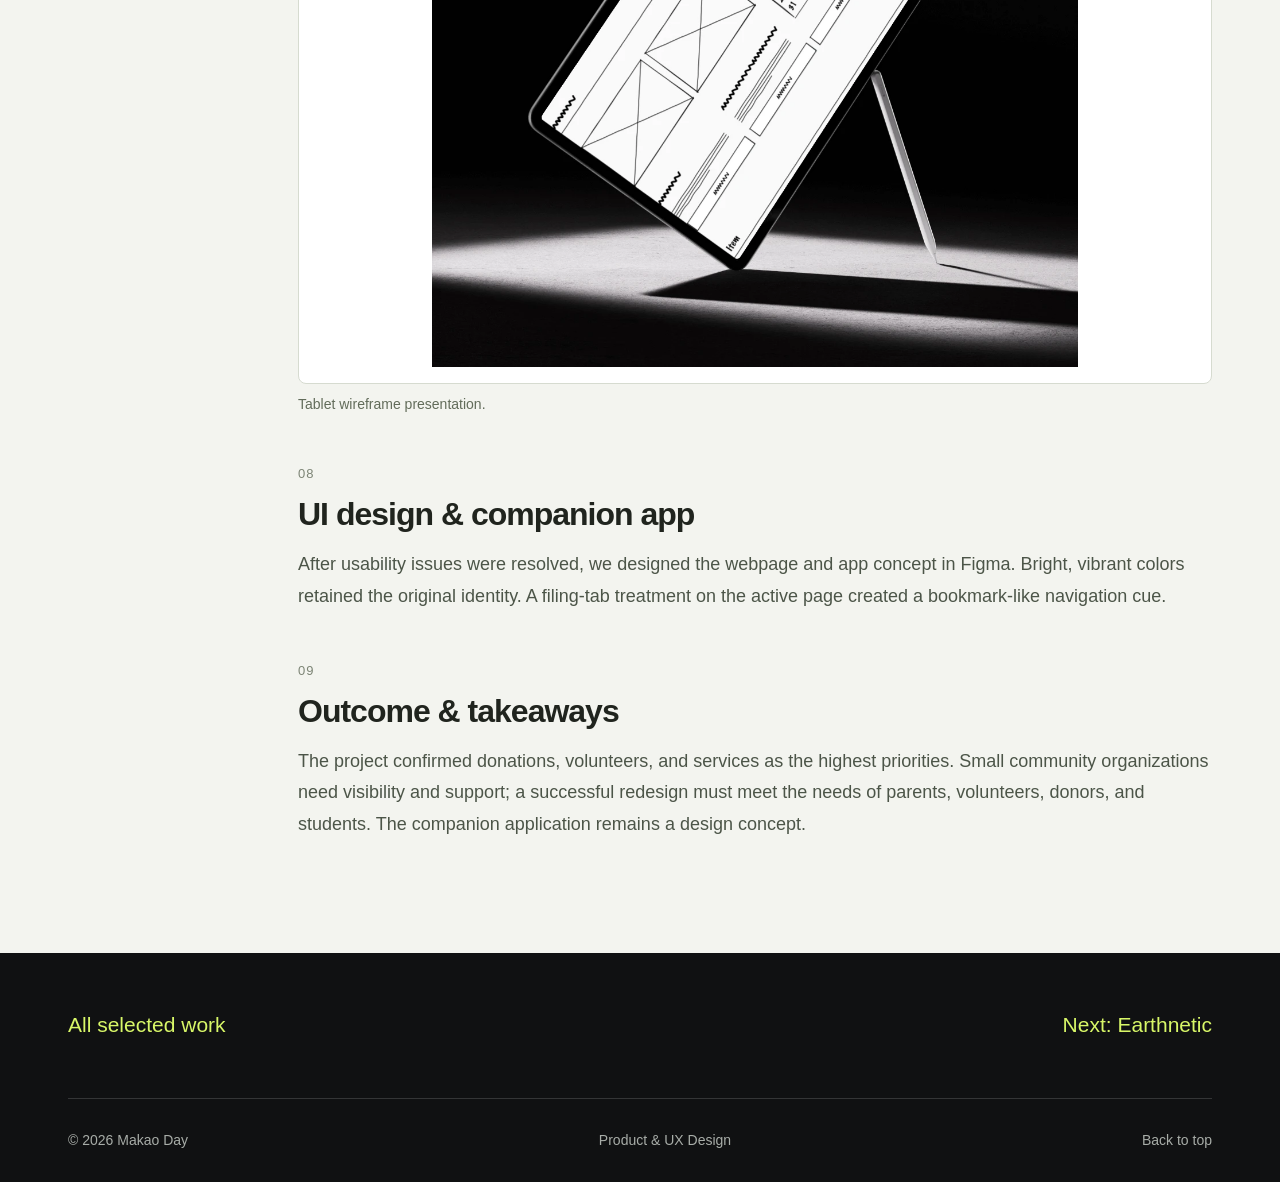
<file: good-neighbor.html>
<!doctype html><html lang="en"><head><meta charset="utf-8"><meta name="viewport" content="width=device-width,initial-scale=1"><title>The Good Neighbor Center | Makao Day</title><meta name="description" content="A nonprofit website redesign and companion app concept for parents, volunteers, and donors."><meta name="theme-color" content="#101112"><link rel="stylesheet" href="style.css?v=20261007-casestudies"><link rel="icon" href="favicon.svg" type="image/svg+xml"></head><body><a class="skip" href="#main">Skip to content</a><div class="wrap"><header><a class="brand" href="index.html">Makao Day<span style="color:#d8f768">.</span></a><nav aria-label="Main navigation"><a href="index.html#work">Work</a><a href="index.html#about">About</a><a href="resume.html">Résumé</a><a href="index.html#contact">Contact</a></nav></header></div><main id="main"><div class="wrap"><section class="case-hero"><div class="eyebrow">The Good Neighbor Center · Case study</div><h1>Making community support easier to find.</h1><p class="intro">The Good Neighbor Center supports children’s learning through community tutoring. Our team redesigned the website and explored a companion app, keeping its bright, youthful character while making services and ways to help easier to navigate.</p><div class="case-meta"><div><strong>My role</strong><span>UX Designer</span></div><div><strong>Timeline</strong><span>One-month team project</span></div><div><strong>Focus</strong><span>User research · Volunteer experience · Website & app concept</span></div></div></section><div class="case-cover " style="--accent:#acd2ec"><img src="home-6-66.webp" alt="The Good Neighbor Center interface preview"></div><p class="note">The companion app is a design concept.</p></div><div class="case-body"><div class="wrap case-layout"><aside class="toc" aria-label="Case study sections"><div class="meta">In this case study</div><a href="#section-0">Overview &amp; problem</a><a href="#section-1">My role &amp; timeline</a><a href="#section-2">Interviews: 10 participants</a><a href="#section-3">Key findings</a><a href="#section-4">Personas &amp; value proposition</a><a href="#section-5">Information architecture &amp; sitemap</a><a href="#section-6">Style tile &amp; wireframes</a><a href="#section-7">UI design &amp; companion app</a><a href="#section-8">Outcome &amp; takeaways</a></aside><article class="story"><section id="section-0"><span class="number">01</span><h2>Overview &amp; problem</h2><p>The Good Neighbor Center supports children’s studies through community tutoring. Its outdated website needed to help parents find nearby, affordable tutoring while preserving the organization’s youthful spirit. Our team redesigned the website and created a companion app concept.</p></section><section id="section-1"><span class="number">02</span><h2>My role &amp; timeline</h2><p>UX Designer, April–July 2023, with the redesign described in the source as a one-month team project. I contributed user research and testing and developed concepts for the volunteering function across the website and app.</p></section><section id="section-2"><span class="number">03</span><h2>Interviews: 10 participants</h2><p>We interviewed 10 people of different ages and backgrounds before building personas. Proximity and access mattered: participants wanted nearby tutoring at low cost. Prior experiences with nonprofit organizations were generally positive.</p><div class="gallery"><figure><img data-zoom tabindex="0" src="good-neighbor-4-52.webp" alt="Interview research documentation." loading="lazy"><figcaption>Interview research documentation.</figcaption></figure></div></section><section id="section-3"><span class="number">04</span><h2>Key findings</h2><p>Participants preferred supporting small local organizations; wanted quick, easy donations; and needed transparency about where money goes. Tutoring also carried an emotional component: parents wanted detailed information before committing to a tutor or service.</p></section><section id="section-4"><span class="number">05</span><h2>Personas &amp; value proposition</h2><p>Three personas from interviews and workshops guided product development. The value proposition connected three needs: volunteers discovering opportunities, parents learning about services, and philanthropists donating so students can continue receiving free tutoring.</p><div class="gallery"><figure><img data-zoom tabindex="0" src="good-neighbor-6-57.webp" alt="Research-based persona." loading="lazy"><figcaption>Research-based persona.</figcaption></figure><figure><img data-zoom tabindex="0" src="good-neighbor-6-58.webp" alt="Value proposition." loading="lazy"><figcaption>Value proposition.</figcaption></figure><figure><img data-zoom tabindex="0" src="restored-gnc-61.webp" alt="Comparative analysis." loading="lazy"><figcaption>Comparative analysis.</figcaption></figure><figure><img data-zoom tabindex="0" src="restored-gnc-64.webp" alt="Additional research and planning artifact." loading="lazy"><figcaption>Additional research and planning artifact.</figcaption></figure></div></section><section id="section-5"><span class="number">06</span><h2>Information architecture &amp; sitemap</h2><p>The sitemap organized the center’s purpose, story, people, volunteering, and donations. It helped users navigate toward the information and actions relevant to them.</p><div class="gallery"><figure><img data-zoom tabindex="0" src="good-neighbor-9-67.webp" alt="Website sitemap." loading="lazy"><figcaption>Website sitemap.</figcaption></figure></div></section><section id="section-6"><span class="number">07</span><h2>Style tile &amp; wireframes</h2><p>The style tile established a clear visual direction. Sketches and low- and high-fidelity wireframes developed through roughly two to three iterations. The fixed header included Our Story, What We Offer, Who We Are, Volunteer, and Donate. The homepage offered Free Tutoring, PayPal donations, supplies donations, and additional ways to contribute, with matching mobile navigation.</p><div class="gallery"><figure><img data-zoom tabindex="0" src="good-neighbor-10-70.webp" alt="Website design exploration." loading="lazy"><figcaption>Website design exploration.</figcaption></figure><figure><img data-zoom tabindex="0" src="restored-gnc-71.webp" alt="Additional website design exploration." loading="lazy"><figcaption>Additional website design exploration.</figcaption></figure><figure><img data-zoom tabindex="0" src="restored-gnc-72.webp" alt="Responsive design exploration." loading="lazy"><figcaption>Responsive design exploration.</figcaption></figure><figure><img data-zoom tabindex="0" src="good-neighbor-11-75.webp" alt="Style tile and interface system." loading="lazy"><figcaption>Style tile and interface system.</figcaption></figure><figure><img data-zoom tabindex="0" src="restored-gnc-76.webp" alt="Tablet wireframe presentation." loading="lazy"><figcaption>Tablet wireframe presentation.</figcaption></figure></div></section><section id="section-7"><span class="number">08</span><h2>UI design &amp; companion app</h2><p>After usability issues were resolved, we designed the webpage and app concept in Figma. Bright, vibrant colors retained the original identity. A filing-tab treatment on the active page created a bookmark-like navigation cue.</p></section><section id="section-8"><span class="number">09</span><h2>Outcome &amp; takeaways</h2><p>The project confirmed donations, volunteers, and services as the highest priorities. Small community organizations need visibility and support; a successful redesign must meet the needs of parents, volunteers, donors, and students. The companion application remains a design concept.</p></section></article></div></div><div class="wrap next"><a href="index.html#work">All selected work</a><a href="earthnetic.html">Next: Earthnetic</a></div></main><div class="wrap"><footer><span>© 2026 Makao Day</span><span>Product & UX Design</span><a href="#main">Back to top</a></footer></div><dialog aria-label="Expanded project image"><button type="button">Close image</button><img alt=""></dialog><script src="script.js?v=20261007-repair"></script></body></html>
</file>
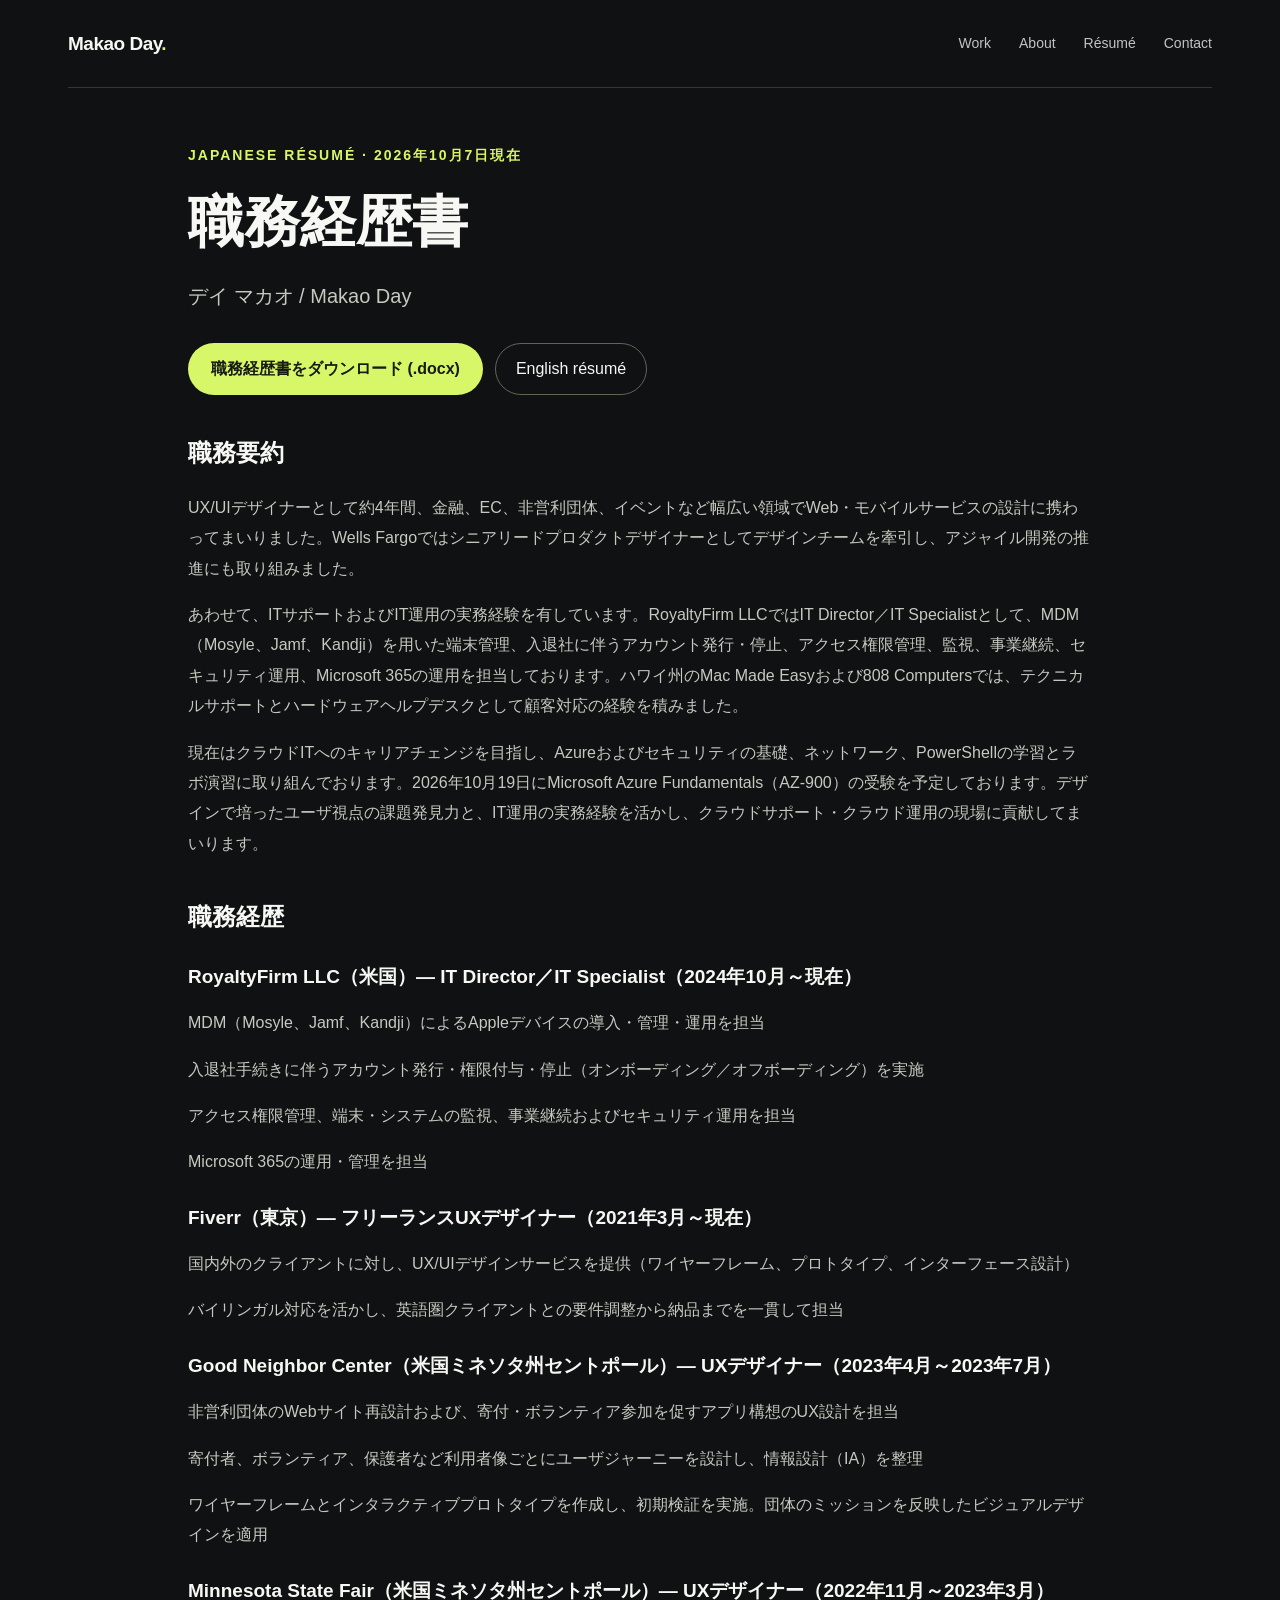
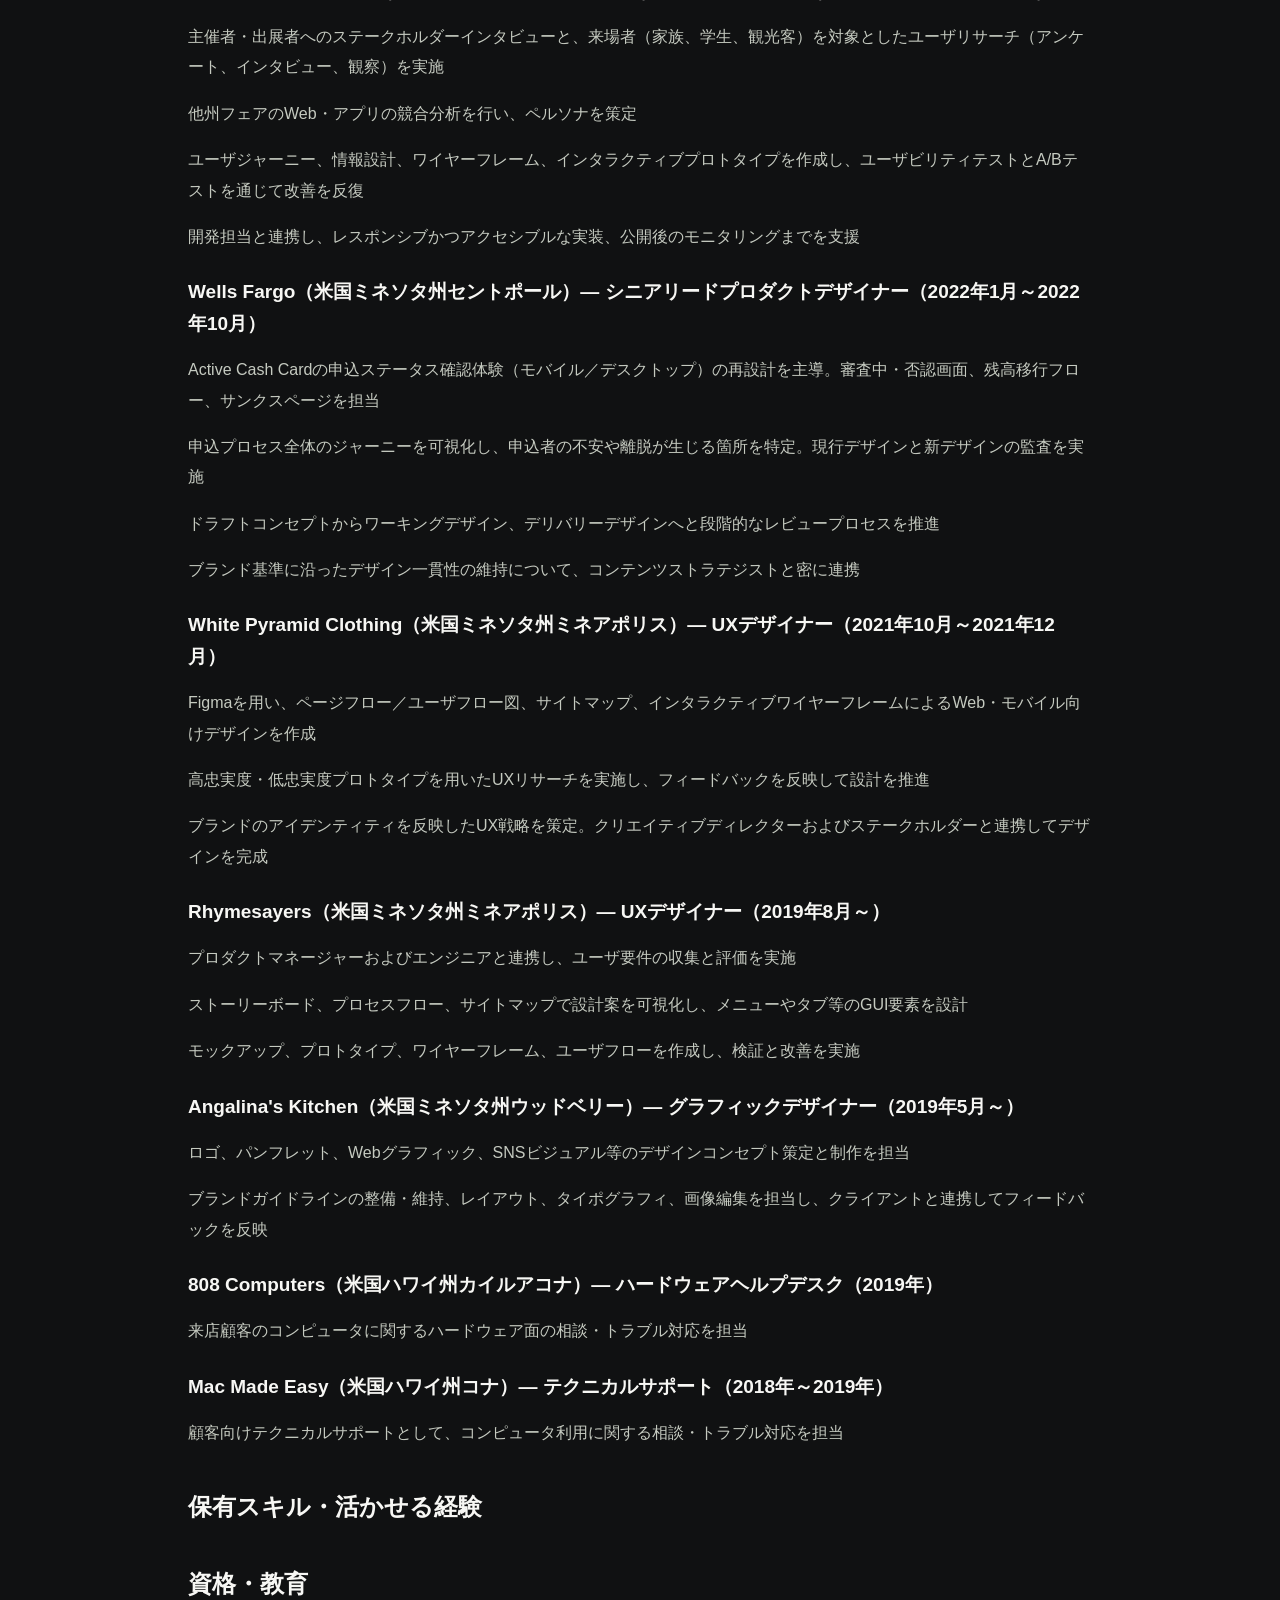
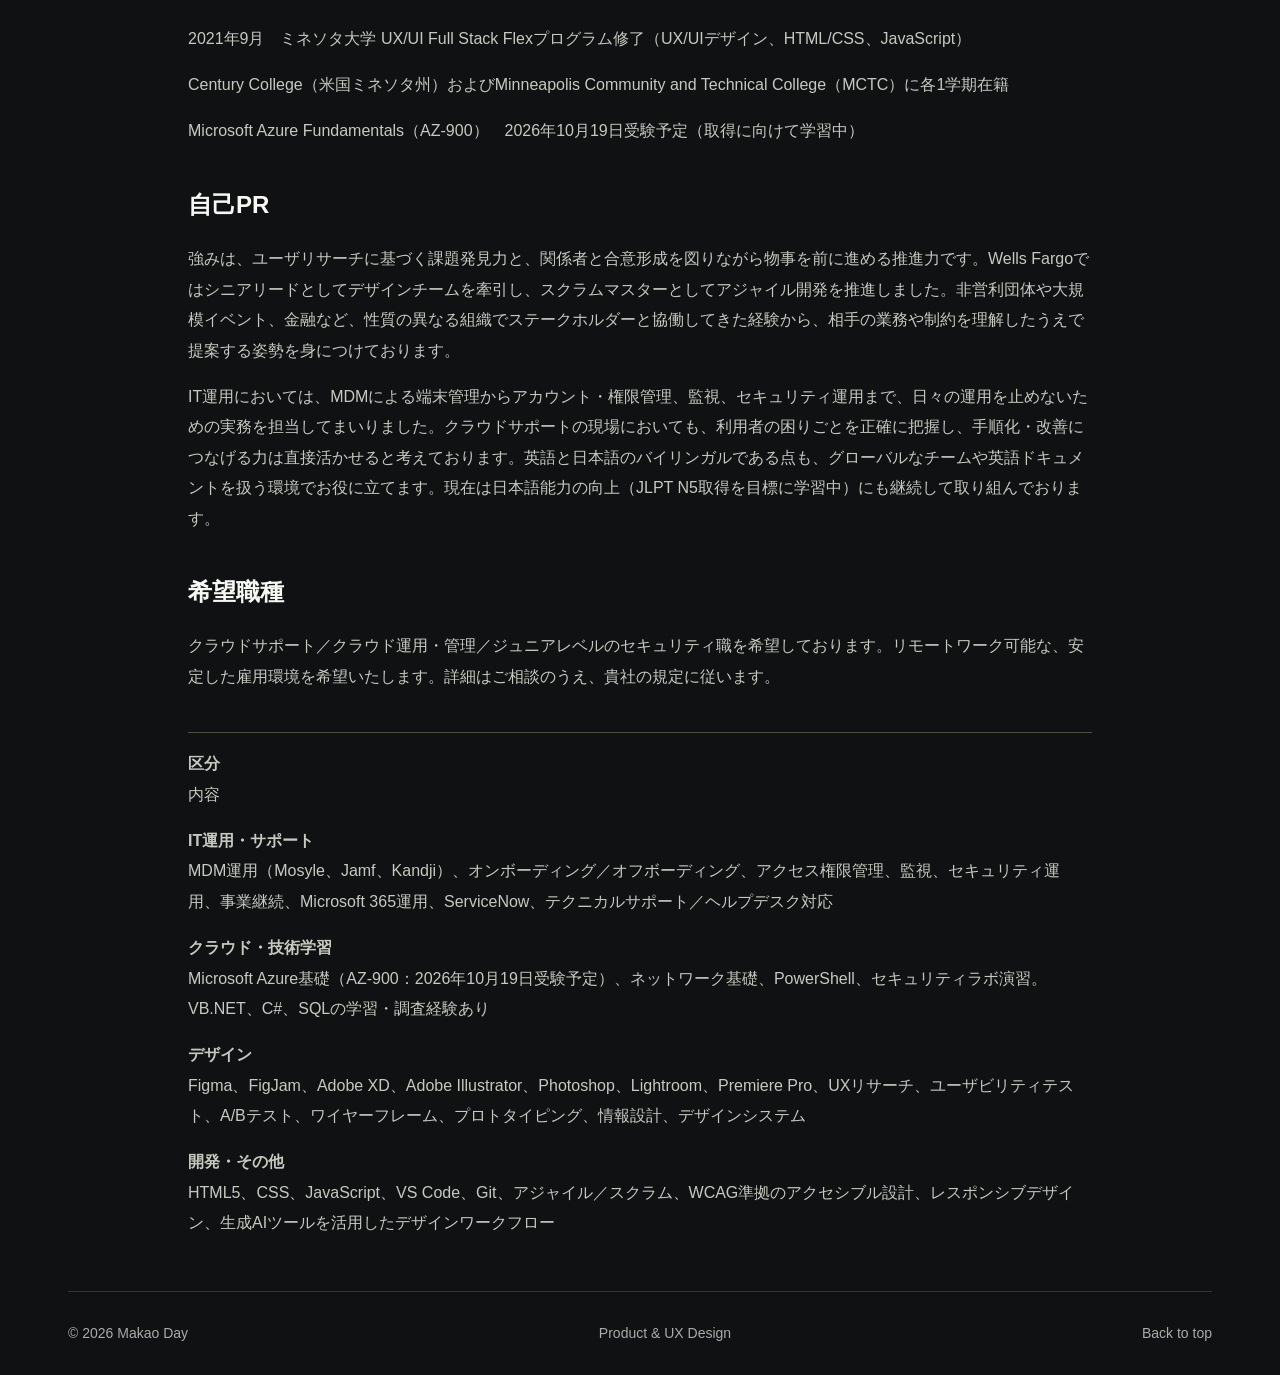
<file: resume-ja.html>
<!doctype html><html lang="ja"><head><meta charset="utf-8"><meta name="viewport" content="width=device-width,initial-scale=1"><title>職務経歴書 | Makao Day</title><meta name="description" content="Makao Day’s product and UX design experience, skills, and education."><meta name="theme-color" content="#101112"><link rel="stylesheet" href="style.css?v=20261007-casestudies"><link rel="icon" href="favicon.svg" type="image/svg+xml"></head><body><a class="skip" href="#main">Skip to content</a><div class="wrap"><header><a class="brand" href="index.html">Makao Day<span style="color:#d8f768">.</span></a><nav aria-label="Main navigation"><a href="index.html#work">Work</a><a href="index.html#about">About</a><a href="resume.html">Résumé</a><a href="index.html#contact">Contact</a></nav></header></div><main id="main" class="wrap resume japanese"><section class="case-hero"><div class="eyebrow">Japanese résumé · 2026年10月7日現在</div><h1>職務経歴書</h1><p class="intro">デイ マカオ / Makao Day</p><div class="resume-actions"><a class="button" href="Makao-Day-Japanese-Resume.docx" download>職務経歴書をダウンロード (.docx)</a><a class="outline-button" href="resume.html">English résumé</a></div><h2>職務要約</h2><p>UX/UIデザイナーとして約4年間、金融、EC、非営利団体、イベントなど幅広い領域でWeb・モバイルサービスの設計に携わってまいりました。Wells Fargoではシニアリードプロダクトデザイナーとしてデザインチームを牽引し、アジャイル開発の推進にも取り組みました。</p><p>あわせて、ITサポートおよびIT運用の実務経験を有しています。RoyaltyFirm LLCではIT Director／IT Specialistとして、MDM（Mosyle、Jamf、Kandji）を用いた端末管理、入退社に伴うアカウント発行・停止、アクセス権限管理、監視、事業継続、セキュリティ運用、Microsoft 365の運用を担当しております。ハワイ州のMac Made Easyおよび808 Computersでは、テクニカルサポートとハードウェアヘルプデスクとして顧客対応の経験を積みました。</p><p>現在はクラウドITへのキャリアチェンジを目指し、Azureおよびセキュリティの基礎、ネットワーク、PowerShellの学習とラボ演習に取り組んでおります。2026年10月19日にMicrosoft Azure Fundamentals（AZ-900）の受験を予定しております。デザインで培ったユーザ視点の課題発見力と、IT運用の実務経験を活かし、クラウドサポート・クラウド運用の現場に貢献してまいります。</p><h2>職務経歴</h2><h3>RoyaltyFirm LLC（米国）― IT Director／IT Specialist（2024年10月～現在）</h3><p>MDM（Mosyle、Jamf、Kandji）によるAppleデバイスの導入・管理・運用を担当</p><p>入退社手続きに伴うアカウント発行・権限付与・停止（オンボーディング／オフボーディング）を実施</p><p>アクセス権限管理、端末・システムの監視、事業継続およびセキュリティ運用を担当</p><p>Microsoft 365の運用・管理を担当</p><h3>Fiverr（東京）― フリーランスUXデザイナー（2021年3月～現在）</h3><p>国内外のクライアントに対し、UX/UIデザインサービスを提供（ワイヤーフレーム、プロトタイプ、インターフェース設計）</p><p>バイリンガル対応を活かし、英語圏クライアントとの要件調整から納品までを一貫して担当</p><h3>Good Neighbor Center（米国ミネソタ州セントポール）― UXデザイナー（2023年4月～2023年7月）</h3><p>非営利団体のWebサイト再設計および、寄付・ボランティア参加を促すアプリ構想のUX設計を担当</p><p>寄付者、ボランティア、保護者など利用者像ごとにユーザジャーニーを設計し、情報設計（IA）を整理</p><p>ワイヤーフレームとインタラクティブプロトタイプを作成し、初期検証を実施。団体のミッションを反映したビジュアルデザインを適用</p><h3>Minnesota State Fair（米国ミネソタ州セントポール）― UXデザイナー（2022年11月～2023年3月）</h3><p>主催者・出展者へのステークホルダーインタビューと、来場者（家族、学生、観光客）を対象としたユーザリサーチ（アンケート、インタビュー、観察）を実施</p><p>他州フェアのWeb・アプリの競合分析を行い、ペルソナを策定</p><p>ユーザジャーニー、情報設計、ワイヤーフレーム、インタラクティブプロトタイプを作成し、ユーザビリティテストとA/Bテストを通じて改善を反復</p><p>開発担当と連携し、レスポンシブかつアクセシブルな実装、公開後のモニタリングまでを支援</p><h3>Wells Fargo（米国ミネソタ州セントポール）― シニアリードプロダクトデザイナー（2022年1月～2022年10月）</h3><p>Active Cash Cardの申込ステータス確認体験（モバイル／デスクトップ）の再設計を主導。審査中・否認画面、残高移行フロー、サンクスページを担当</p><p>申込プロセス全体のジャーニーを可視化し、申込者の不安や離脱が生じる箇所を特定。現行デザインと新デザインの監査を実施</p><p>ドラフトコンセプトからワーキングデザイン、デリバリーデザインへと段階的なレビュープロセスを推進</p><p>ブランド基準に沿ったデザイン一貫性の維持について、コンテンツストラテジストと密に連携</p><h3>White Pyramid Clothing（米国ミネソタ州ミネアポリス）― UXデザイナー（2021年10月～2021年12月）</h3><p>Figmaを用い、ページフロー／ユーザフロー図、サイトマップ、インタラクティブワイヤーフレームによるWeb・モバイル向けデザインを作成</p><p>高忠実度・低忠実度プロトタイプを用いたUXリサーチを実施し、フィードバックを反映して設計を推進</p><p>ブランドのアイデンティティを反映したUX戦略を策定。クリエイティブディレクターおよびステークホルダーと連携してデザインを完成</p><h3>Rhymesayers（米国ミネソタ州ミネアポリス）― UXデザイナー（2019年8月～）</h3><p>プロダクトマネージャーおよびエンジニアと連携し、ユーザ要件の収集と評価を実施</p><p>ストーリーボード、プロセスフロー、サイトマップで設計案を可視化し、メニューやタブ等のGUI要素を設計</p><p>モックアップ、プロトタイプ、ワイヤーフレーム、ユーザフローを作成し、検証と改善を実施</p><h3>Angalina&#x27;s Kitchen（米国ミネソタ州ウッドベリー）― グラフィックデザイナー（2019年5月～）</h3><p>ロゴ、パンフレット、Webグラフィック、SNSビジュアル等のデザインコンセプト策定と制作を担当</p><p>ブランドガイドラインの整備・維持、レイアウト、タイポグラフィ、画像編集を担当し、クライアントと連携してフィードバックを反映</p><h3>808 Computers（米国ハワイ州カイルアコナ）― ハードウェアヘルプデスク（2019年）</h3><p>来店顧客のコンピュータに関するハードウェア面の相談・トラブル対応を担当</p><h3>Mac Made Easy（米国ハワイ州コナ）― テクニカルサポート（2018年～2019年）</h3><p>顧客向けテクニカルサポートとして、コンピュータ利用に関する相談・トラブル対応を担当</p><h2>保有スキル・活かせる経験</h2><h2>資格・教育</h2><p>2021年9月　ミネソタ大学 UX/UI Full Stack Flexプログラム修了（UX/UIデザイン、HTML/CSS、JavaScript）</p><p>Century College（米国ミネソタ州）およびMinneapolis Community and Technical College（MCTC）に各1学期在籍</p><p>Microsoft Azure Fundamentals（AZ-900）　2026年10月19日受験予定（取得に向けて学習中）</p><h2>自己PR</h2><p>強みは、ユーザリサーチに基づく課題発見力と、関係者と合意形成を図りながら物事を前に進める推進力です。Wells Fargoではシニアリードとしてデザインチームを牽引し、スクラムマスターとしてアジャイル開発を推進しました。非営利団体や大規模イベント、金融など、性質の異なる組織でステークホルダーと協働してきた経験から、相手の業務や制約を理解したうえで提案する姿勢を身につけております。</p><p>IT運用においては、MDMによる端末管理からアカウント・権限管理、監視、セキュリティ運用まで、日々の運用を止めないための実務を担当してまいりました。クラウドサポートの現場においても、利用者の困りごとを正確に把握し、手順化・改善につなげる力は直接活かせると考えております。英語と日本語のバイリンガルである点も、グローバルなチームや英語ドキュメントを扱う環境でお役に立てます。現在は日本語能力の向上（JLPT N5取得を目標に学習中）にも継続して取り組んでおります。</p><h2>希望職種</h2><p>クラウドサポート／クラウド運用・管理／ジュニアレベルのセキュリティ職を希望しております。リモートワーク可能な、安定した雇用環境を希望いたします。詳細はご相談のうえ、貴社の規定に従います。</p><div class="resume-skill-list"><p><strong>区分</strong><br>内容</p><p><strong>IT運用・サポート</strong><br>MDM運用（Mosyle、Jamf、Kandji）、オンボーディング／オフボーディング、アクセス権限管理、監視、セキュリティ運用、事業継続、Microsoft 365運用、ServiceNow、テクニカルサポート／ヘルプデスク対応</p><p><strong>クラウド・技術学習</strong><br>Microsoft Azure基礎（AZ-900：2026年10月19日受験予定）、ネットワーク基礎、PowerShell、セキュリティラボ演習。VB.NET、C#、SQLの学習・調査経験あり</p><p><strong>デザイン</strong><br>Figma、FigJam、Adobe XD、Adobe Illustrator、Photoshop、Lightroom、Premiere Pro、UXリサーチ、ユーザビリティテスト、A/Bテスト、ワイヤーフレーム、プロトタイピング、情報設計、デザインシステム</p><p><strong>開発・その他</strong><br>HTML5、CSS、JavaScript、VS Code、Git、アジャイル／スクラム、WCAG準拠のアクセシブル設計、レスポンシブデザイン、生成AIツールを活用したデザインワークフロー</p></div></section></main><div class="wrap"><footer><span>© 2026 Makao Day</span><span>Product & UX Design</span><a href="#main">Back to top</a></footer></div><dialog aria-label="Expanded project image"><button type="button">Close image</button><img alt=""></dialog><script src="script.js?v=20261007-repair"></script></body></html>
</file>
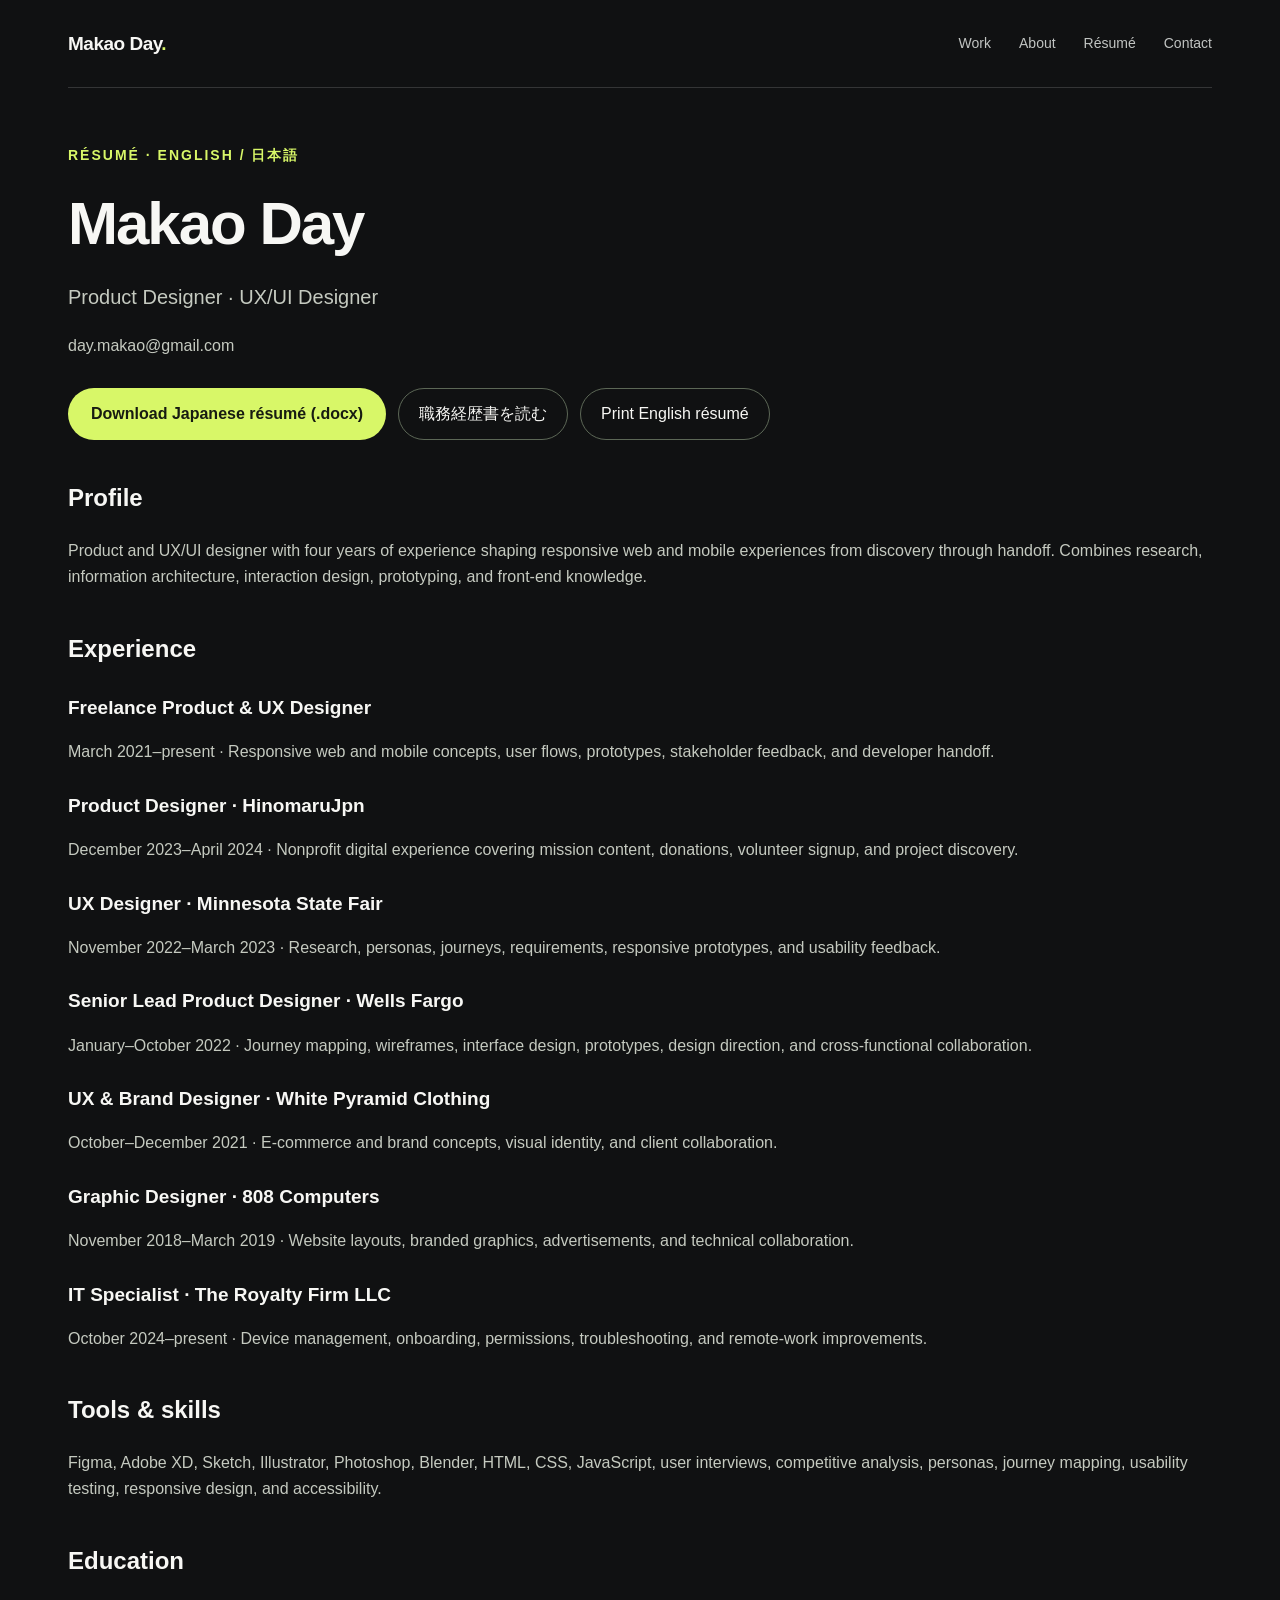
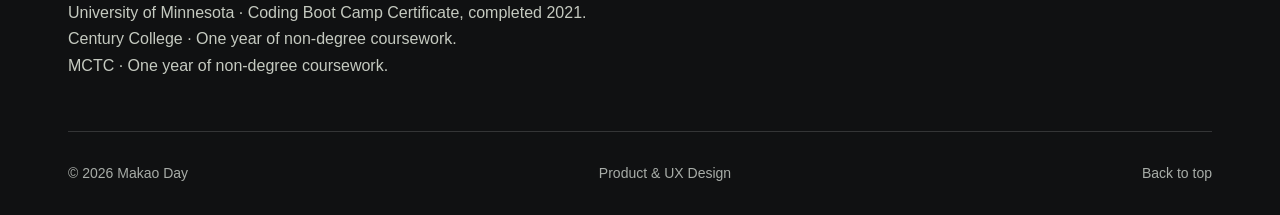
<file: resume.html>
<!doctype html><html lang="en"><head><meta charset="utf-8"><meta name="viewport" content="width=device-width,initial-scale=1"><title>Résumé | Makao Day</title><meta name="description" content="Makao Day’s product and UX design experience, skills, and education."><meta name="theme-color" content="#101112"><link rel="stylesheet" href="style.css?v=20261007-casestudies"><link rel="icon" href="favicon.svg" type="image/svg+xml"></head><body><a class="skip" href="#main">Skip to content</a><div class="wrap"><header><a class="brand" href="index.html">Makao Day<span style="color:#d8f768">.</span></a><nav aria-label="Main navigation"><a href="index.html#work">Work</a><a href="index.html#about">About</a><a href="resume.html">Résumé</a><a href="index.html#contact">Contact</a></nav></header></div><main id="main" class="wrap resume"><section class="case-hero"><div class="eyebrow">Résumé · English / 日本語</div><h1>Makao Day</h1><p class="intro">Product Designer · UX/UI Designer</p><p><a href="mailto:day.makao@gmail.com">day.makao@gmail.com</a></p><div class="resume-actions"><a class="button" href="Makao-Day-Japanese-Resume.docx" download>Download Japanese résumé (.docx)</a><a class="outline-button" href="resume-ja.html" lang="ja">職務経歴書を読む</a><button class="outline-button" onclick="window.print()" type="button">Print English résumé</button></div><h2>Profile</h2><p>Product and UX/UI designer with four years of experience shaping responsive web and mobile experiences from discovery through handoff. Combines research, information architecture, interaction design, prototyping, and front-end knowledge.</p><h2>Experience</h2><h3>Freelance Product & UX Designer</h3><p>March 2021–present · Responsive web and mobile concepts, user flows, prototypes, stakeholder feedback, and developer handoff.</p><h3>Product Designer · HinomaruJpn</h3><p>December 2023–April 2024 · Nonprofit digital experience covering mission content, donations, volunteer signup, and project discovery.</p><h3>UX Designer · Minnesota State Fair</h3><p>November 2022–March 2023 · Research, personas, journeys, requirements, responsive prototypes, and usability feedback.</p><h3>Senior Lead Product Designer · Wells Fargo</h3><p>January–October 2022 · Journey mapping, wireframes, interface design, prototypes, design direction, and cross-functional collaboration.</p><h3>UX & Brand Designer · White Pyramid Clothing</h3><p>October–December 2021 · E-commerce and brand concepts, visual identity, and client collaboration.</p><h3>Graphic Designer · 808 Computers</h3><p>November 2018–March 2019 · Website layouts, branded graphics, advertisements, and technical collaboration.</p><h3>IT Specialist · The Royalty Firm LLC</h3><p>October 2024–present · Device management, onboarding, permissions, troubleshooting, and remote-work improvements.</p><h2>Tools & skills</h2><p>Figma, Adobe XD, Sketch, Illustrator, Photoshop, Blender, HTML, CSS, JavaScript, user interviews, competitive analysis, personas, journey mapping, usability testing, responsive design, and accessibility.</p><h2>Education</h2><p>University of Minnesota · Coding Boot Camp Certificate, completed 2021.<br>Century College · One year of non-degree coursework.<br>MCTC · One year of non-degree coursework.</p></section></main><div class="wrap"><footer><span>© 2026 Makao Day</span><span>Product & UX Design</span><a href="#main">Back to top</a></footer></div><dialog aria-label="Expanded project image"><button type="button">Close image</button><img alt=""></dialog><script src="script.js?v=20261007-repair"></script></body></html>
</file>
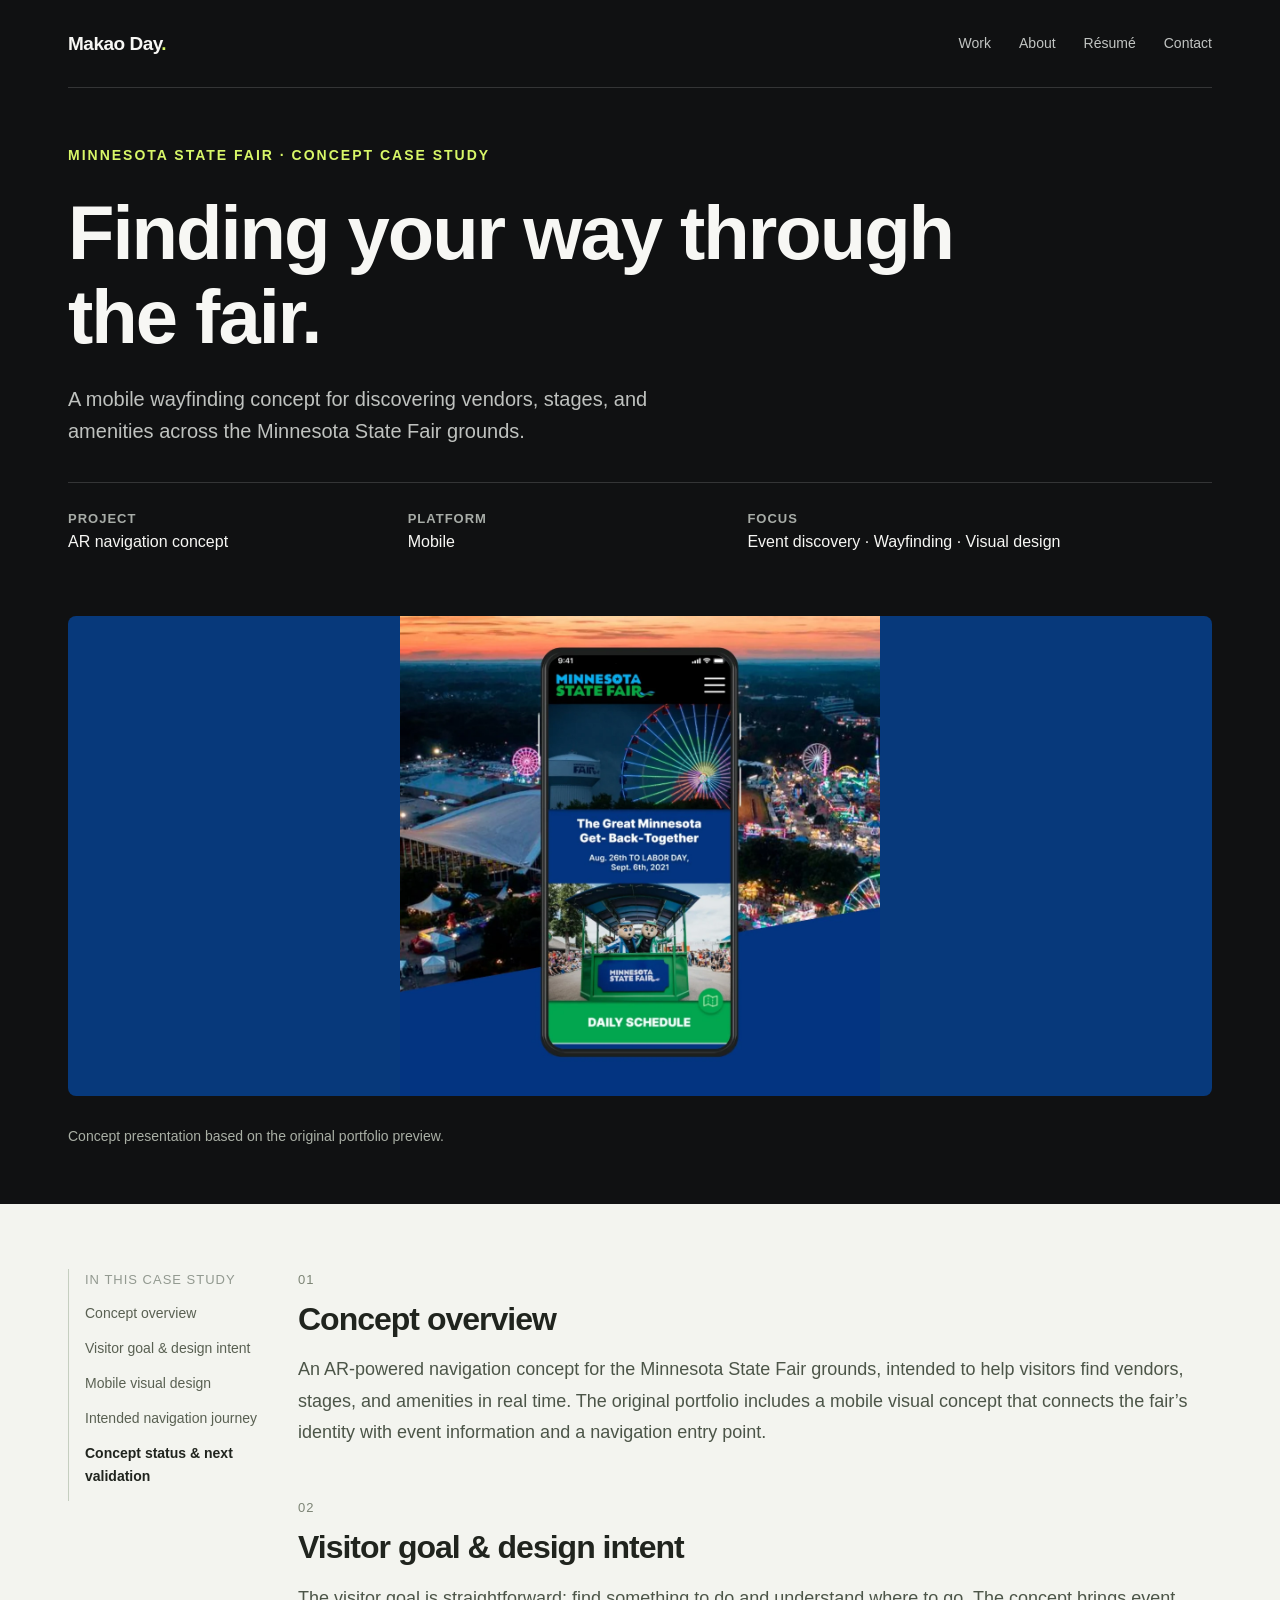
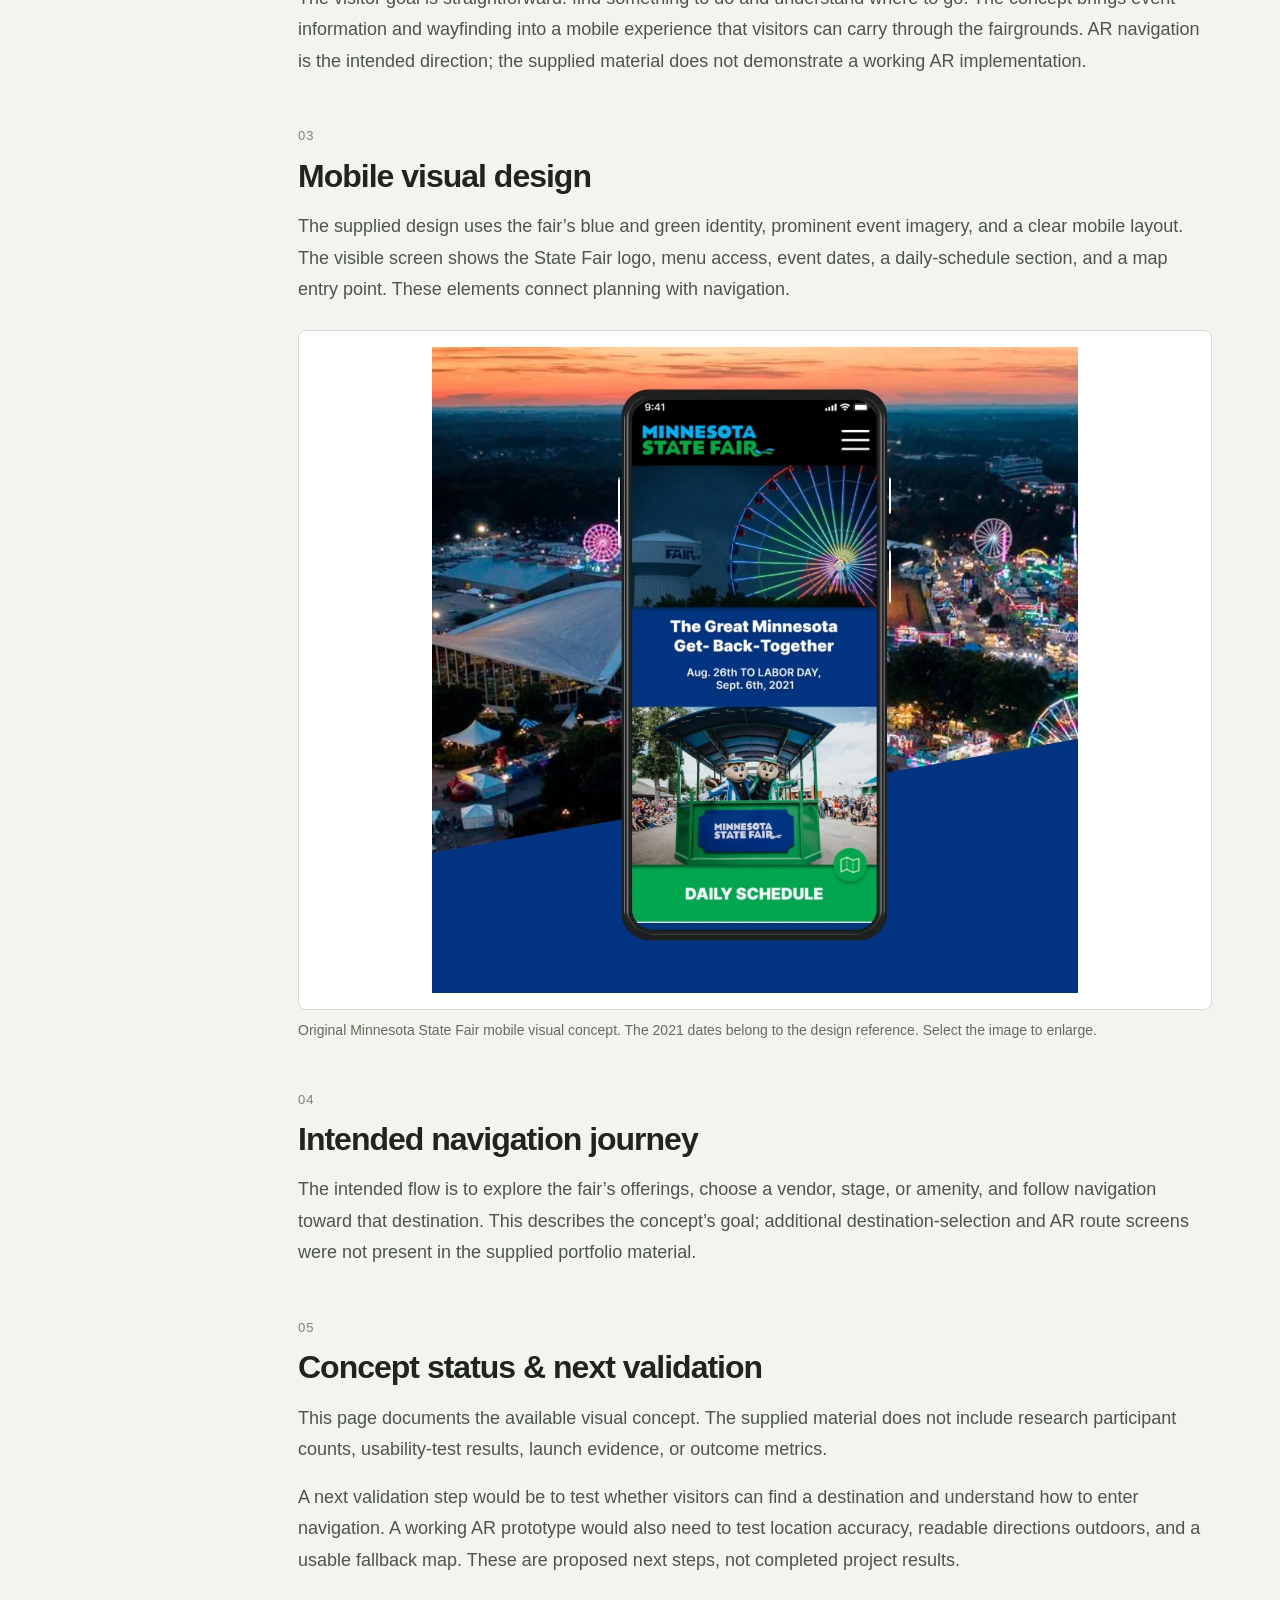
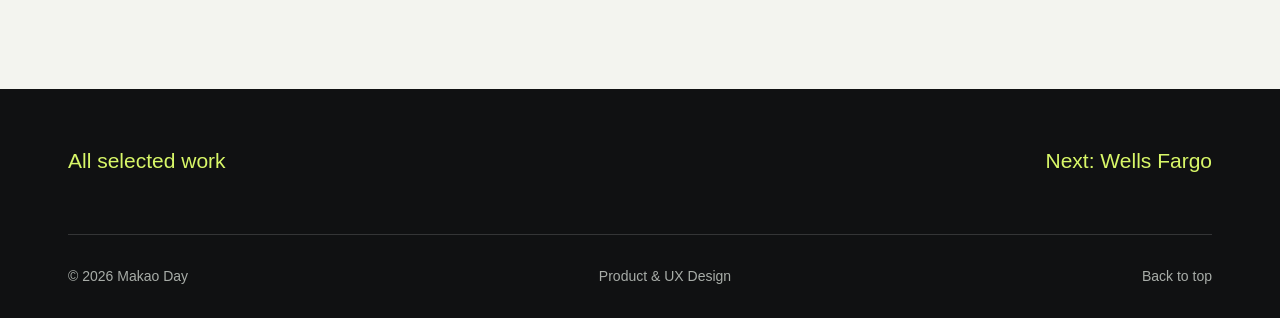
<file: state-fair.html>
<!doctype html><html lang="en"><head><meta charset="utf-8"><meta name="viewport" content="width=device-width,initial-scale=1"><title>Minnesota State Fair | Makao Day</title><meta name="description" content="A mobile wayfinding concept for discovering vendors, stages, and amenities across the Minnesota State Fair grounds."><meta name="theme-color" content="#101112"><link rel="stylesheet" href="style.css?v=20261007-casestudies"><link rel="icon" href="favicon.svg" type="image/svg+xml"></head><body><a class="skip" href="#main">Skip to content</a><div class="wrap"><header><a class="brand" href="index.html">Makao Day<span style="color:#d8f768">.</span></a><nav aria-label="Main navigation"><a href="index.html#work">Work</a><a href="index.html#about">About</a><a href="resume.html">Résumé</a><a href="index.html#contact">Contact</a></nav></header></div><main id="main"><div class="wrap"><section class="case-hero"><div class="eyebrow">Minnesota State Fair · Concept case study</div><h1>Finding your way through the fair.</h1><p class="intro">A mobile wayfinding concept for discovering vendors, stages, and amenities across the Minnesota State Fair grounds.</p><div class="case-meta"><div><strong>Project</strong><span>AR navigation concept</span></div><div><strong>Platform</strong><span>Mobile</span></div><div><strong>Focus</strong><span>Event discovery · Wayfinding · Visual design</span></div></div></section><div class="case-cover" style="--accent:#07397b"><img src="home-3-32.webp" alt="Minnesota State Fair mobile navigation concept"></div><p class="note">Concept presentation based on the original portfolio preview.</p></div><div class="case-body"><div class="wrap case-layout"><aside class="toc" aria-label="Case study sections"><div class="meta">In this case study</div><a href="#section-0">Concept overview</a><a href="#section-1">Visitor goal &amp; design intent</a><a href="#section-2">Mobile visual design</a><a href="#section-3">Intended navigation journey</a><a href="#section-4">Concept status &amp; next validation</a></aside><article class="story"><section id="section-0"><span class="number">01</span><h2>Concept overview</h2><p>An AR-powered navigation concept for the Minnesota State Fair grounds, intended to help visitors find vendors, stages, and amenities in real time. The original portfolio includes a mobile visual concept that connects the fair’s identity with event information and a navigation entry point.</p></section><section id="section-1"><span class="number">02</span><h2>Visitor goal &amp; design intent</h2><p>The visitor goal is straightforward: find something to do and understand where to go. The concept brings event information and wayfinding into a mobile experience that visitors can carry through the fairgrounds. AR navigation is the intended direction; the supplied material does not demonstrate a working AR implementation.</p></section><section id="section-2"><span class="number">03</span><h2>Mobile visual design</h2><p>The supplied design uses the fair’s blue and green identity, prominent event imagery, and a clear mobile layout. The visible screen shows the State Fair logo, menu access, event dates, a daily-schedule section, and a map entry point. These elements connect planning with navigation.</p><div class="gallery"><figure><img data-zoom tabindex="0" src="home-3-32.webp" alt="Original Minnesota State Fair mobile visual concept. The 2021 dates belong to the design reference." loading="lazy"><figcaption>Original Minnesota State Fair mobile visual concept. The 2021 dates belong to the design reference. Select the image to enlarge.</figcaption></figure></div></section><section id="section-3"><span class="number">04</span><h2>Intended navigation journey</h2><p>The intended flow is to explore the fair’s offerings, choose a vendor, stage, or amenity, and follow navigation toward that destination. This describes the concept’s goal; additional destination-selection and AR route screens were not present in the supplied portfolio material.</p></section><section id="section-4"><span class="number">05</span><h2>Concept status &amp; next validation</h2><p>This page documents the available visual concept. The supplied material does not include research participant counts, usability-test results, launch evidence, or outcome metrics.</p><p>A next validation step would be to test whether visitors can find a destination and understand how to enter navigation. A working AR prototype would also need to test location accuracy, readable directions outdoors, and a usable fallback map. These are proposed next steps, not completed project results.</p></section></article></div></div><div class="wrap next"><a href="index.html#work">All selected work</a><a href="wells-fargo.html">Next: Wells Fargo</a></div></main><div class="wrap"><footer><span>© 2026 Makao Day</span><span>Product & UX Design</span><a href="#main">Back to top</a></footer></div><dialog aria-label="Expanded project image"><button type="button">Close image</button><img alt=""></dialog><script src="script.js?v=20261007-repair"></script></body></html>
</file>
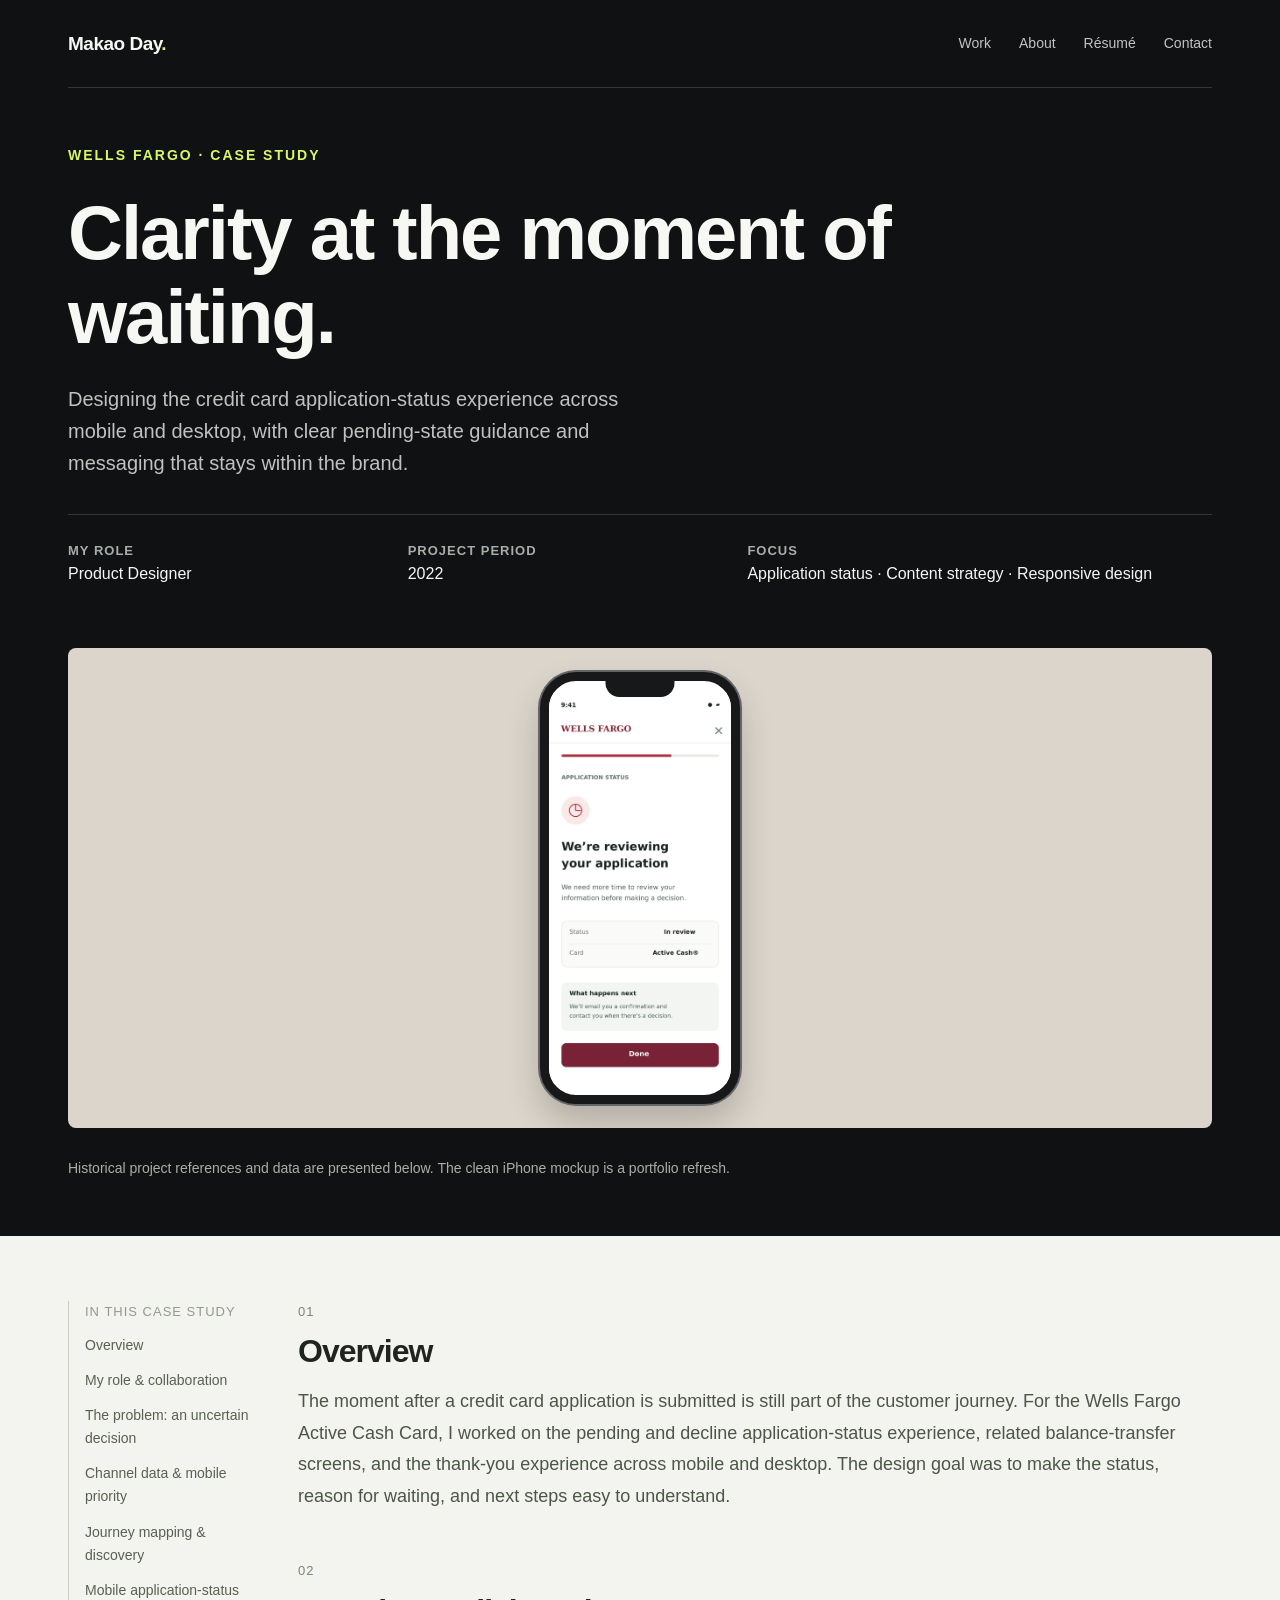
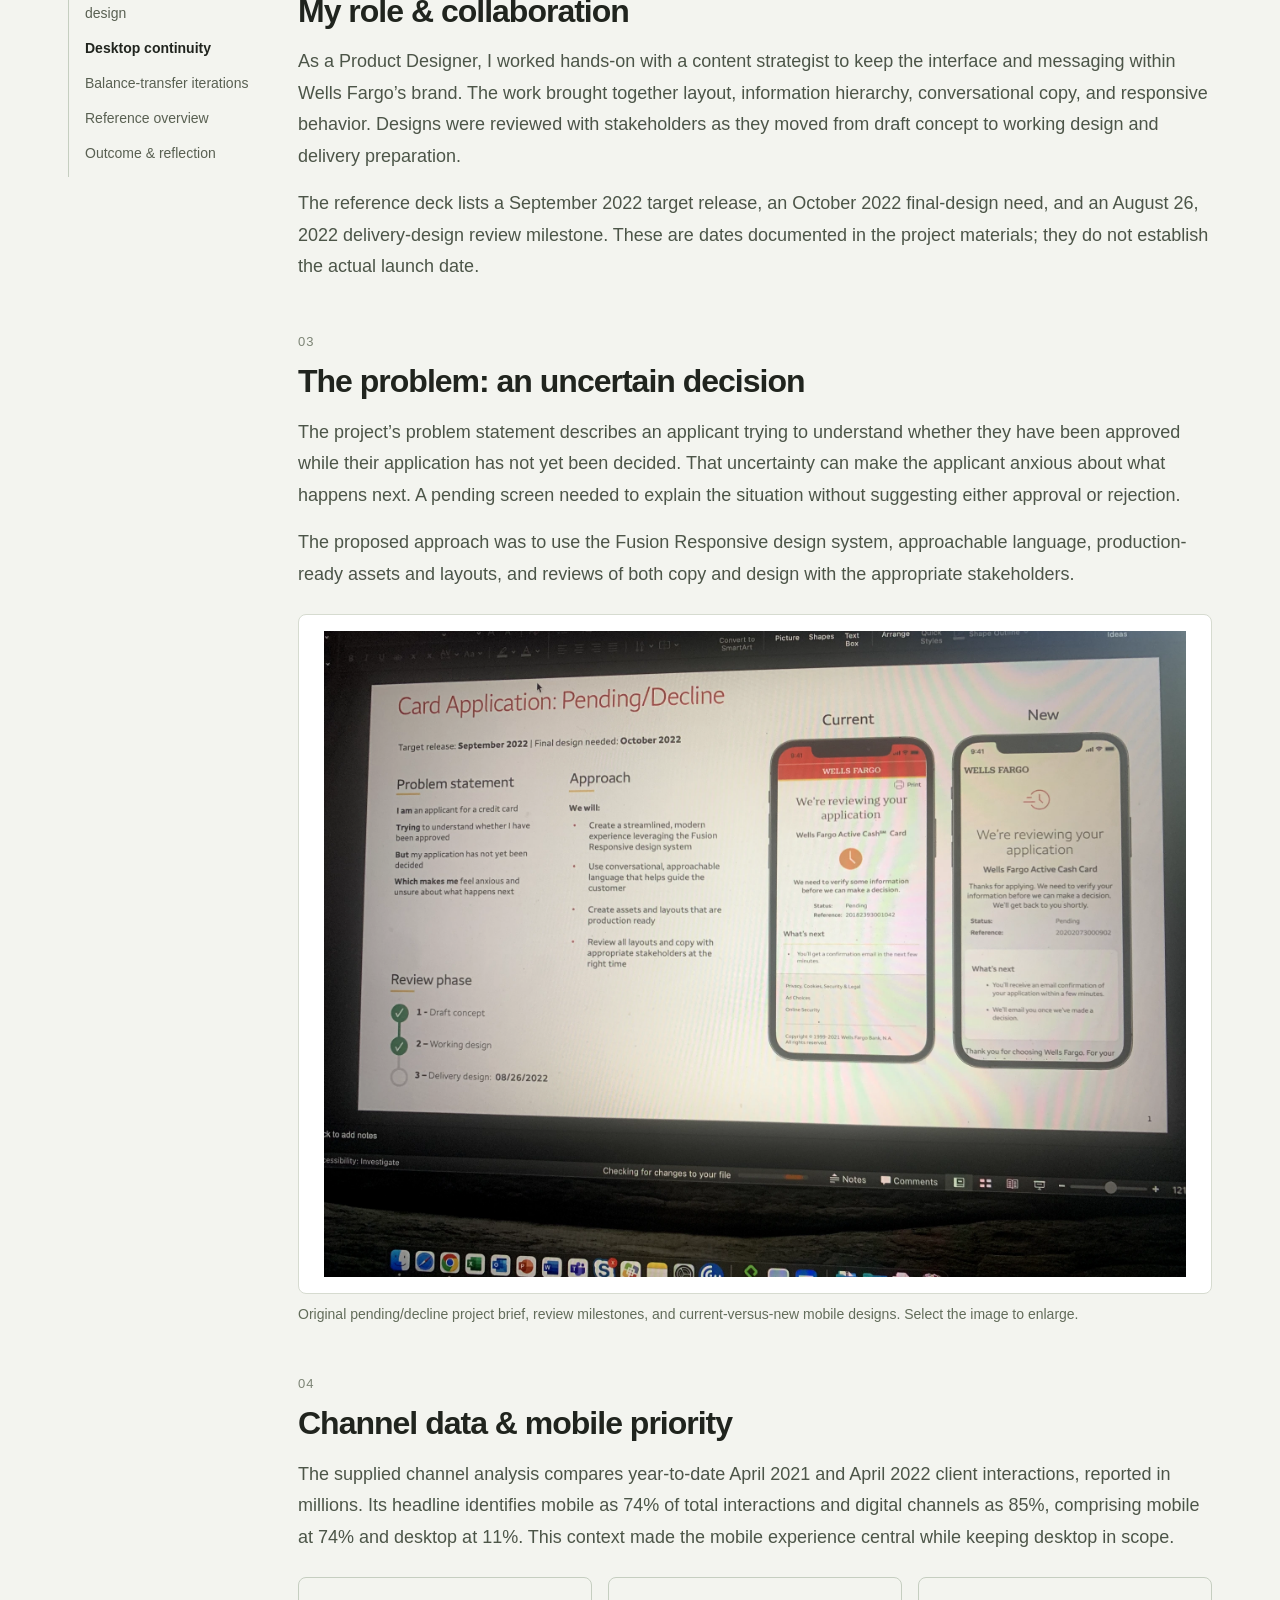
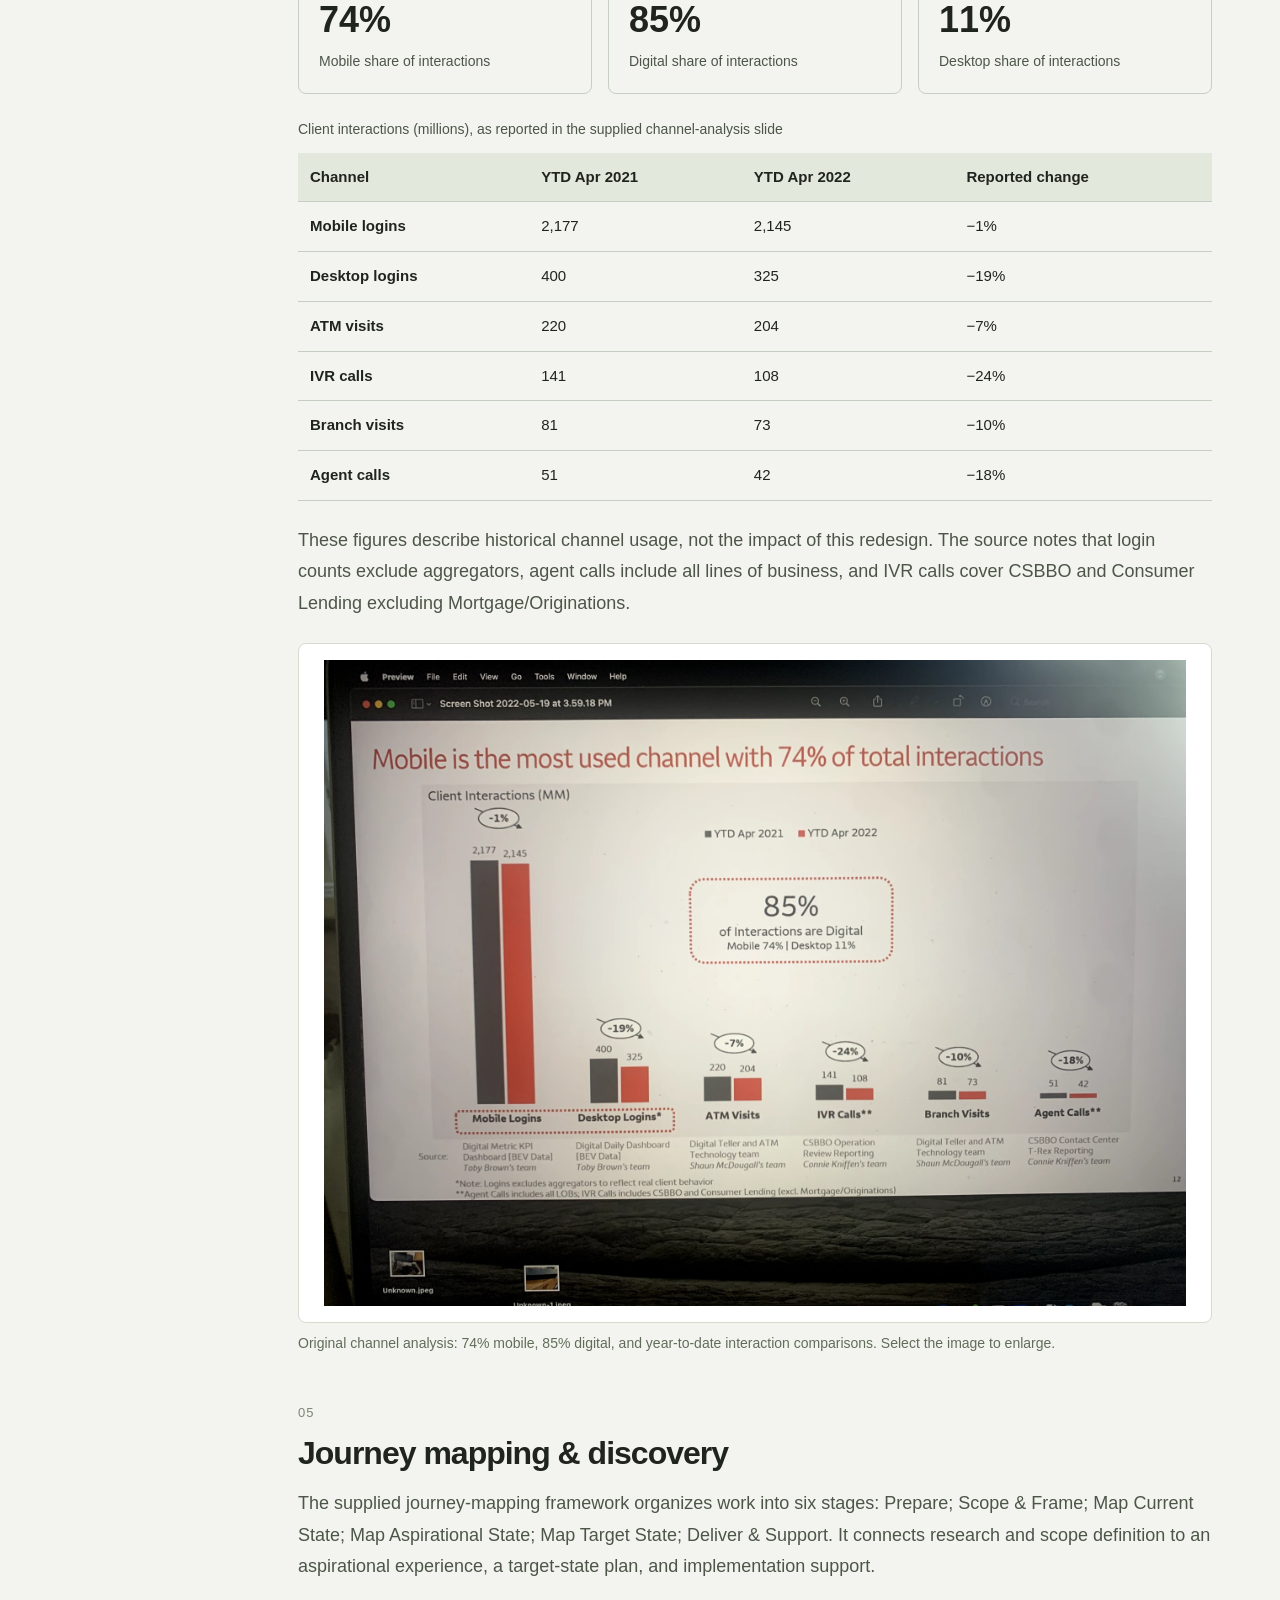
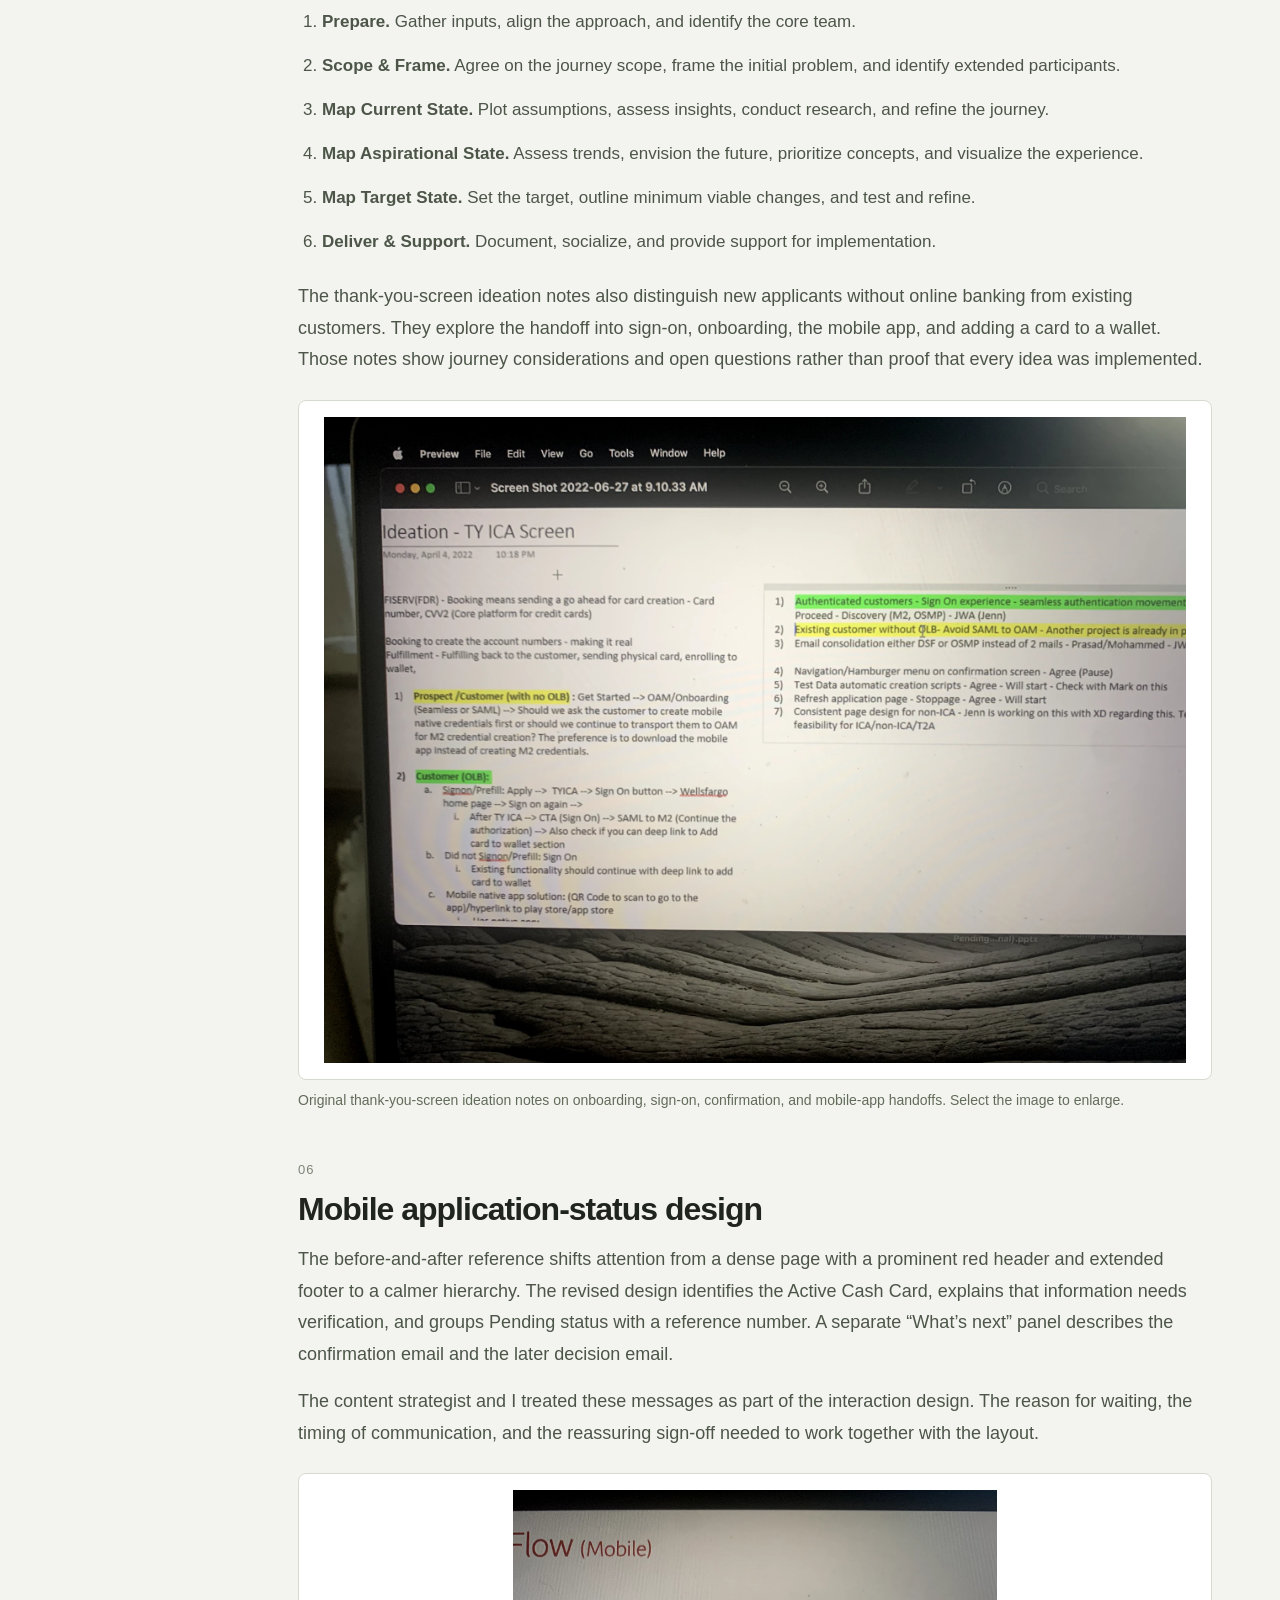
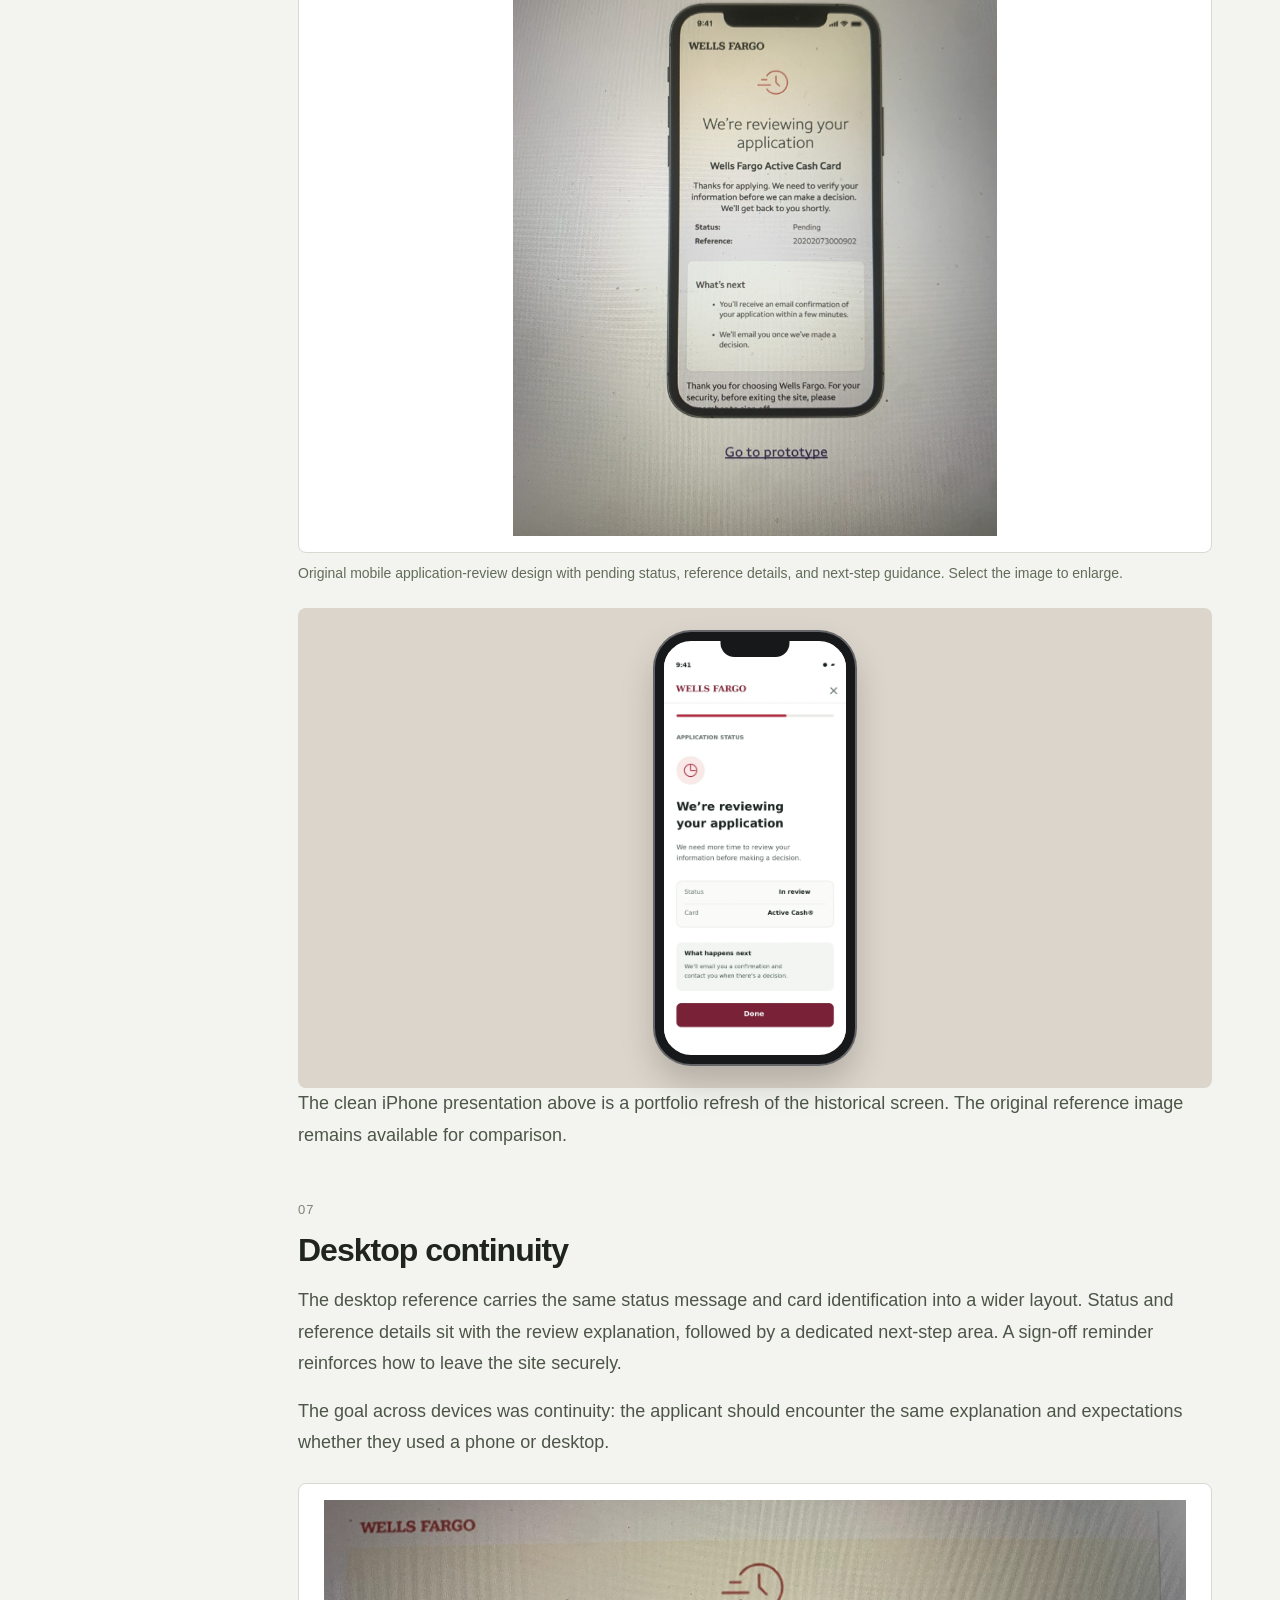
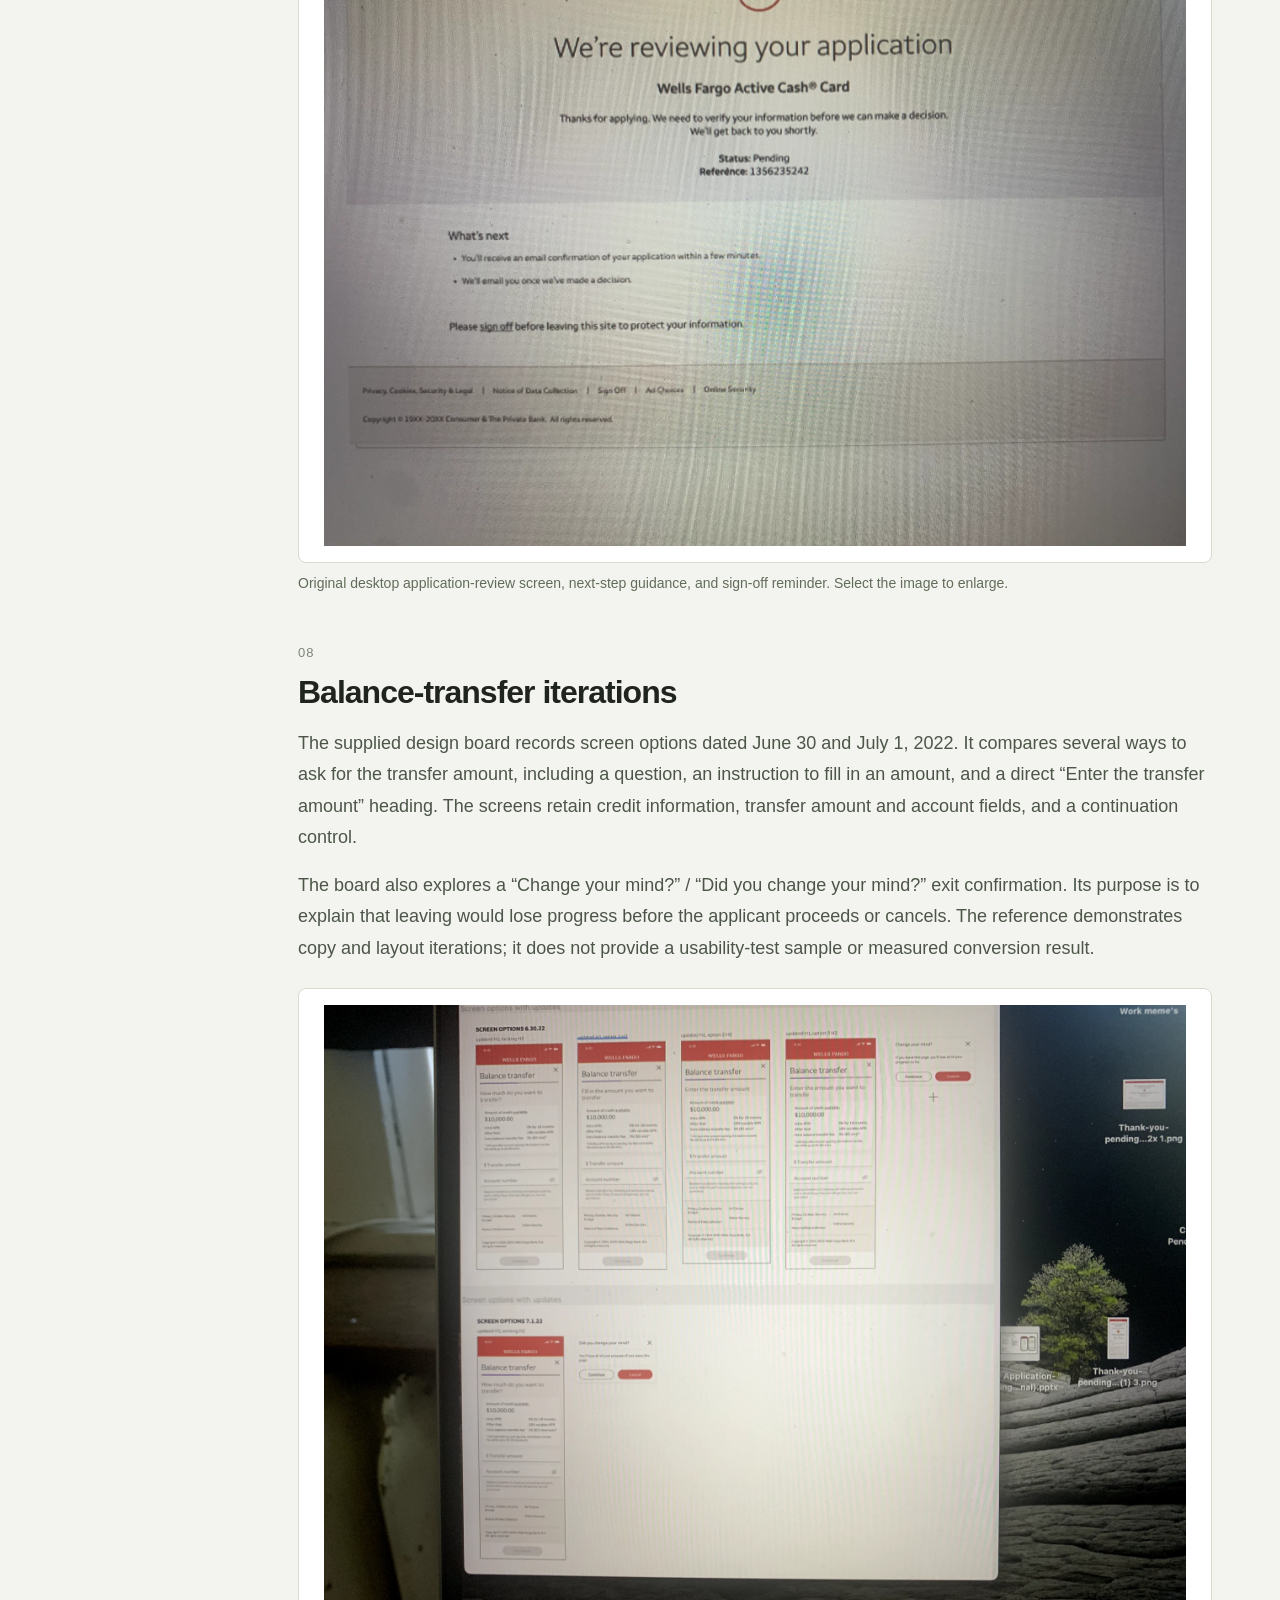
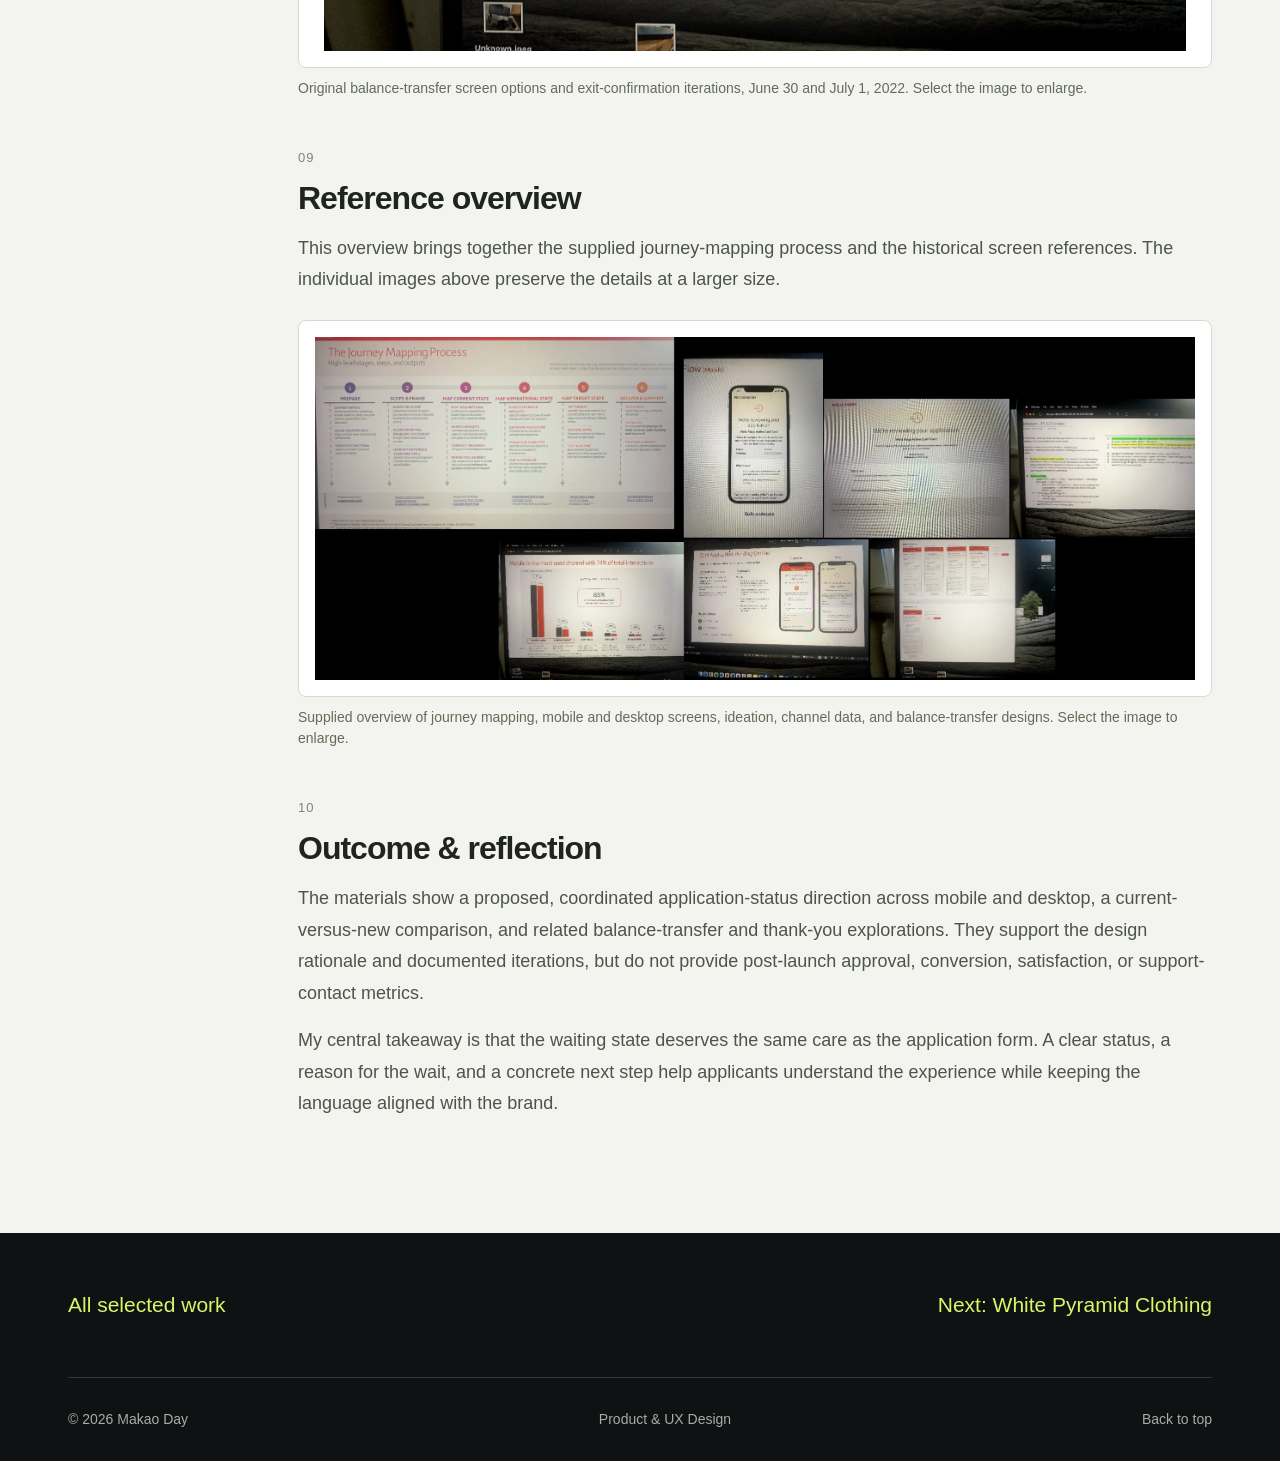
<file: wells-fargo.html>
<!doctype html><html lang="en"><head><meta charset="utf-8"><meta name="viewport" content="width=device-width,initial-scale=1"><title>Wells Fargo | Makao Day</title><meta name="description" content="Designing the credit card application-status experience across mobile and desktop, with clear pending-state guidance and messaging that stays within the brand."><meta name="theme-color" content="#101112"><link rel="stylesheet" href="style.css?v=20261007-casestudies"><link rel="icon" href="favicon.svg" type="image/svg+xml"></head><body><a class="skip" href="#main">Skip to content</a><div class="wrap"><header><a class="brand" href="index.html">Makao Day<span style="color:#d8f768">.</span></a><nav aria-label="Main navigation"><a href="index.html#work">Work</a><a href="index.html#about">About</a><a href="resume.html">Résumé</a><a href="index.html#contact">Contact</a></nav></header></div><main id="main"><div class="wrap"><section class="case-hero"><div class="eyebrow">Wells Fargo · Case study</div><h1>Clarity at the moment of waiting.</h1><p class="intro">Designing the credit card application-status experience across mobile and desktop, with clear pending-state guidance and messaging that stays within the brand.</p><div class="case-meta"><div><strong>My role</strong><span>Product Designer</span></div><div><strong>Project period</strong><span>2022</span></div><div><strong>Focus</strong><span>Application status · Content strategy · Responsive design</span></div></div></section><div class="case-cover wells mockup-panel" style="--accent:#dcd5cb"><div class="iphone-shell"><img src="home-7-148.webp" alt="Wells Fargo application-review screen displayed in an iPhone mockup"><span class="iphone-notch" aria-hidden="true"></span></div></div><p class="note">Historical project references and data are presented below. The clean iPhone mockup is a portfolio refresh.</p></div><div class="case-body"><div class="wrap case-layout"><aside class="toc" aria-label="Case study sections"><div class="meta">In this case study</div><a href="#section-0">Overview</a><a href="#section-1">My role &amp; collaboration</a><a href="#section-2">The problem: an uncertain decision</a><a href="#section-3">Channel data &amp; mobile priority</a><a href="#section-4">Journey mapping &amp; discovery</a><a href="#section-5">Mobile application-status design</a><a href="#section-6">Desktop continuity</a><a href="#section-7">Balance-transfer iterations</a><a href="#section-8">Reference overview</a><a href="#section-9">Outcome &amp; reflection</a></aside><article class="story"><section id="section-0"><span class="number">01</span><h2>Overview</h2><p>The moment after a credit card application is submitted is still part of the customer journey. For the Wells Fargo Active Cash Card, I worked on the pending and decline application-status experience, related balance-transfer screens, and the thank-you experience across mobile and desktop. The design goal was to make the status, reason for waiting, and next steps easy to understand.</p></section><section id="section-1"><span class="number">02</span><h2>My role &amp; collaboration</h2><p>As a Product Designer, I worked hands-on with a content strategist to keep the interface and messaging within Wells Fargo’s brand. The work brought together layout, information hierarchy, conversational copy, and responsive behavior. Designs were reviewed with stakeholders as they moved from draft concept to working design and delivery preparation.</p><p>The reference deck lists a September 2022 target release, an October 2022 final-design need, and an August 26, 2022 delivery-design review milestone. These are dates documented in the project materials; they do not establish the actual launch date.</p></section><section id="section-2"><span class="number">03</span><h2>The problem: an uncertain decision</h2><p>The project’s problem statement describes an applicant trying to understand whether they have been approved while their application has not yet been decided. That uncertainty can make the applicant anxious about what happens next. A pending screen needed to explain the situation without suggesting either approval or rejection.</p><p>The proposed approach was to use the Fusion Responsive design system, approachable language, production-ready assets and layouts, and reviews of both copy and design with the appropriate stakeholders.</p><div class="gallery"><figure><img data-zoom tabindex="0" src="wf-before-after.webp" alt="Original pending/decline project brief, review milestones, and current-versus-new mobile designs." loading="lazy"><figcaption>Original pending/decline project brief, review milestones, and current-versus-new mobile designs. Select the image to enlarge.</figcaption></figure></div></section><section id="section-3"><span class="number">04</span><h2>Channel data &amp; mobile priority</h2><p>The supplied channel analysis compares year-to-date April 2021 and April 2022 client interactions, reported in millions. Its headline identifies mobile as 74% of total interactions and digital channels as 85%, comprising mobile at 74% and desktop at 11%. This context made the mobile experience central while keeping desktop in scope.</p><div class="case-stats"><div><strong>74%</strong><span>Mobile share of interactions</span></div><div><strong>85%</strong><span>Digital share of interactions</span></div><div><strong>11%</strong><span>Desktop share of interactions</span></div></div><div class="table-scroll"><table class="evidence-table"><caption>Client interactions (millions), as reported in the supplied channel-analysis slide</caption><thead><tr><th scope="col">Channel</th><th scope="col">YTD Apr 2021</th><th scope="col">YTD Apr 2022</th><th scope="col">Reported change</th></tr></thead><tbody><tr><th scope="row">Mobile logins</th><td>2,177</td><td>2,145</td><td>−1%</td></tr><tr><th scope="row">Desktop logins</th><td>400</td><td>325</td><td>−19%</td></tr><tr><th scope="row">ATM visits</th><td>220</td><td>204</td><td>−7%</td></tr><tr><th scope="row">IVR calls</th><td>141</td><td>108</td><td>−24%</td></tr><tr><th scope="row">Branch visits</th><td>81</td><td>73</td><td>−10%</td></tr><tr><th scope="row">Agent calls</th><td>51</td><td>42</td><td>−18%</td></tr></tbody></table></div><p>These figures describe historical channel usage, not the impact of this redesign. The source notes that login counts exclude aggregators, agent calls include all lines of business, and IVR calls cover CSBBO and Consumer Lending excluding Mortgage/Originations.</p><div class="gallery"><figure><img data-zoom tabindex="0" src="wf-channel-data.webp" alt="Original channel analysis: 74% mobile, 85% digital, and year-to-date interaction comparisons." loading="lazy"><figcaption>Original channel analysis: 74% mobile, 85% digital, and year-to-date interaction comparisons. Select the image to enlarge.</figcaption></figure></div></section><section id="section-4"><span class="number">05</span><h2>Journey mapping &amp; discovery</h2><p>The supplied journey-mapping framework organizes work into six stages: Prepare; Scope & Frame; Map Current State; Map Aspirational State; Map Target State; Deliver & Support. It connects research and scope definition to an aspirational experience, a target-state plan, and implementation support.</p><ol class="process-list"><li><strong>Prepare.</strong> Gather inputs, align the approach, and identify the core team.</li><li><strong>Scope & Frame.</strong> Agree on the journey scope, frame the initial problem, and identify extended participants.</li><li><strong>Map Current State.</strong> Plot assumptions, assess insights, conduct research, and refine the journey.</li><li><strong>Map Aspirational State.</strong> Assess trends, envision the future, prioritize concepts, and visualize the experience.</li><li><strong>Map Target State.</strong> Set the target, outline minimum viable changes, and test and refine.</li><li><strong>Deliver & Support.</strong> Document, socialize, and provide support for implementation.</li></ol><p>The thank-you-screen ideation notes also distinguish new applicants without online banking from existing customers. They explore the handoff into sign-on, onboarding, the mobile app, and adding a card to a wallet. Those notes show journey considerations and open questions rather than proof that every idea was implemented.</p><div class="gallery"><figure><img data-zoom tabindex="0" src="wf-ideation.webp" alt="Original thank-you-screen ideation notes on onboarding, sign-on, confirmation, and mobile-app handoffs." loading="lazy"><figcaption>Original thank-you-screen ideation notes on onboarding, sign-on, confirmation, and mobile-app handoffs. Select the image to enlarge.</figcaption></figure></div></section><section id="section-5"><span class="number">06</span><h2>Mobile application-status design</h2><p>The before-and-after reference shifts attention from a dense page with a prominent red header and extended footer to a calmer hierarchy. The revised design identifies the Active Cash Card, explains that information needs verification, and groups Pending status with a reference number. A separate “What’s next” panel describes the confirmation email and the later decision email.</p><p>The content strategist and I treated these messages as part of the interaction design. The reason for waiting, the timing of communication, and the reassuring sign-off needed to work together with the layout.</p><div class="gallery"><figure><img data-zoom tabindex="0" src="wf-mobile-original.webp" alt="Original mobile application-review design with pending status, reference details, and next-step guidance." loading="lazy"><figcaption>Original mobile application-review design with pending status, reference details, and next-step guidance. Select the image to enlarge.</figcaption></figure></div><div class="mockup-panel"><div class="iphone-shell"><img src="home-7-148.webp" alt="Wells Fargo application-review screen displayed in an iPhone mockup"><span class="iphone-notch" aria-hidden="true"></span></div></div><p>The clean iPhone presentation above is a portfolio refresh of the historical screen. The original reference image remains available for comparison.</p></section><section id="section-6"><span class="number">07</span><h2>Desktop continuity</h2><p>The desktop reference carries the same status message and card identification into a wider layout. Status and reference details sit with the review explanation, followed by a dedicated next-step area. A sign-off reminder reinforces how to leave the site securely.</p><p>The goal across devices was continuity: the applicant should encounter the same explanation and expectations whether they used a phone or desktop.</p><div class="gallery"><figure><img data-zoom tabindex="0" src="wf-desktop-original.webp" alt="Original desktop application-review screen, next-step guidance, and sign-off reminder." loading="lazy"><figcaption>Original desktop application-review screen, next-step guidance, and sign-off reminder. Select the image to enlarge.</figcaption></figure></div></section><section id="section-7"><span class="number">08</span><h2>Balance-transfer iterations</h2><p>The supplied design board records screen options dated June 30 and July 1, 2022. It compares several ways to ask for the transfer amount, including a question, an instruction to fill in an amount, and a direct “Enter the transfer amount” heading. The screens retain credit information, transfer amount and account fields, and a continuation control.</p><p>The board also explores a “Change your mind?” / “Did you change your mind?” exit confirmation. Its purpose is to explain that leaving would lose progress before the applicant proceeds or cancels. The reference demonstrates copy and layout iterations; it does not provide a usability-test sample or measured conversion result.</p><div class="gallery"><figure><img data-zoom tabindex="0" src="wf-balance-transfer.webp" alt="Original balance-transfer screen options and exit-confirmation iterations, June 30 and July 1, 2022." loading="lazy"><figcaption>Original balance-transfer screen options and exit-confirmation iterations, June 30 and July 1, 2022. Select the image to enlarge.</figcaption></figure></div></section><section id="section-8"><span class="number">09</span><h2>Reference overview</h2><p>This overview brings together the supplied journey-mapping process and the historical screen references. The individual images above preserve the details at a larger size.</p><div class="gallery"><figure><img data-zoom tabindex="0" src="wf-reference-overview.webp" alt="Supplied overview of journey mapping, mobile and desktop screens, ideation, channel data, and balance-transfer designs." loading="lazy"><figcaption>Supplied overview of journey mapping, mobile and desktop screens, ideation, channel data, and balance-transfer designs. Select the image to enlarge.</figcaption></figure></div></section><section id="section-9"><span class="number">10</span><h2>Outcome &amp; reflection</h2><p>The materials show a proposed, coordinated application-status direction across mobile and desktop, a current-versus-new comparison, and related balance-transfer and thank-you explorations. They support the design rationale and documented iterations, but do not provide post-launch approval, conversion, satisfaction, or support-contact metrics.</p><p>My central takeaway is that the waiting state deserves the same care as the application form. A clear status, a reason for the wait, and a concrete next step help applicants understand the experience while keeping the language aligned with the brand.</p></section></article></div></div><div class="wrap next"><a href="index.html#work">All selected work</a><a href="white-pyramid.html">Next: White Pyramid Clothing</a></div></main><div class="wrap"><footer><span>© 2026 Makao Day</span><span>Product & UX Design</span><a href="#main">Back to top</a></footer></div><dialog aria-label="Expanded project image"><button type="button">Close image</button><img alt=""></dialog><script src="script.js?v=20261007-repair"></script></body></html>
</file>
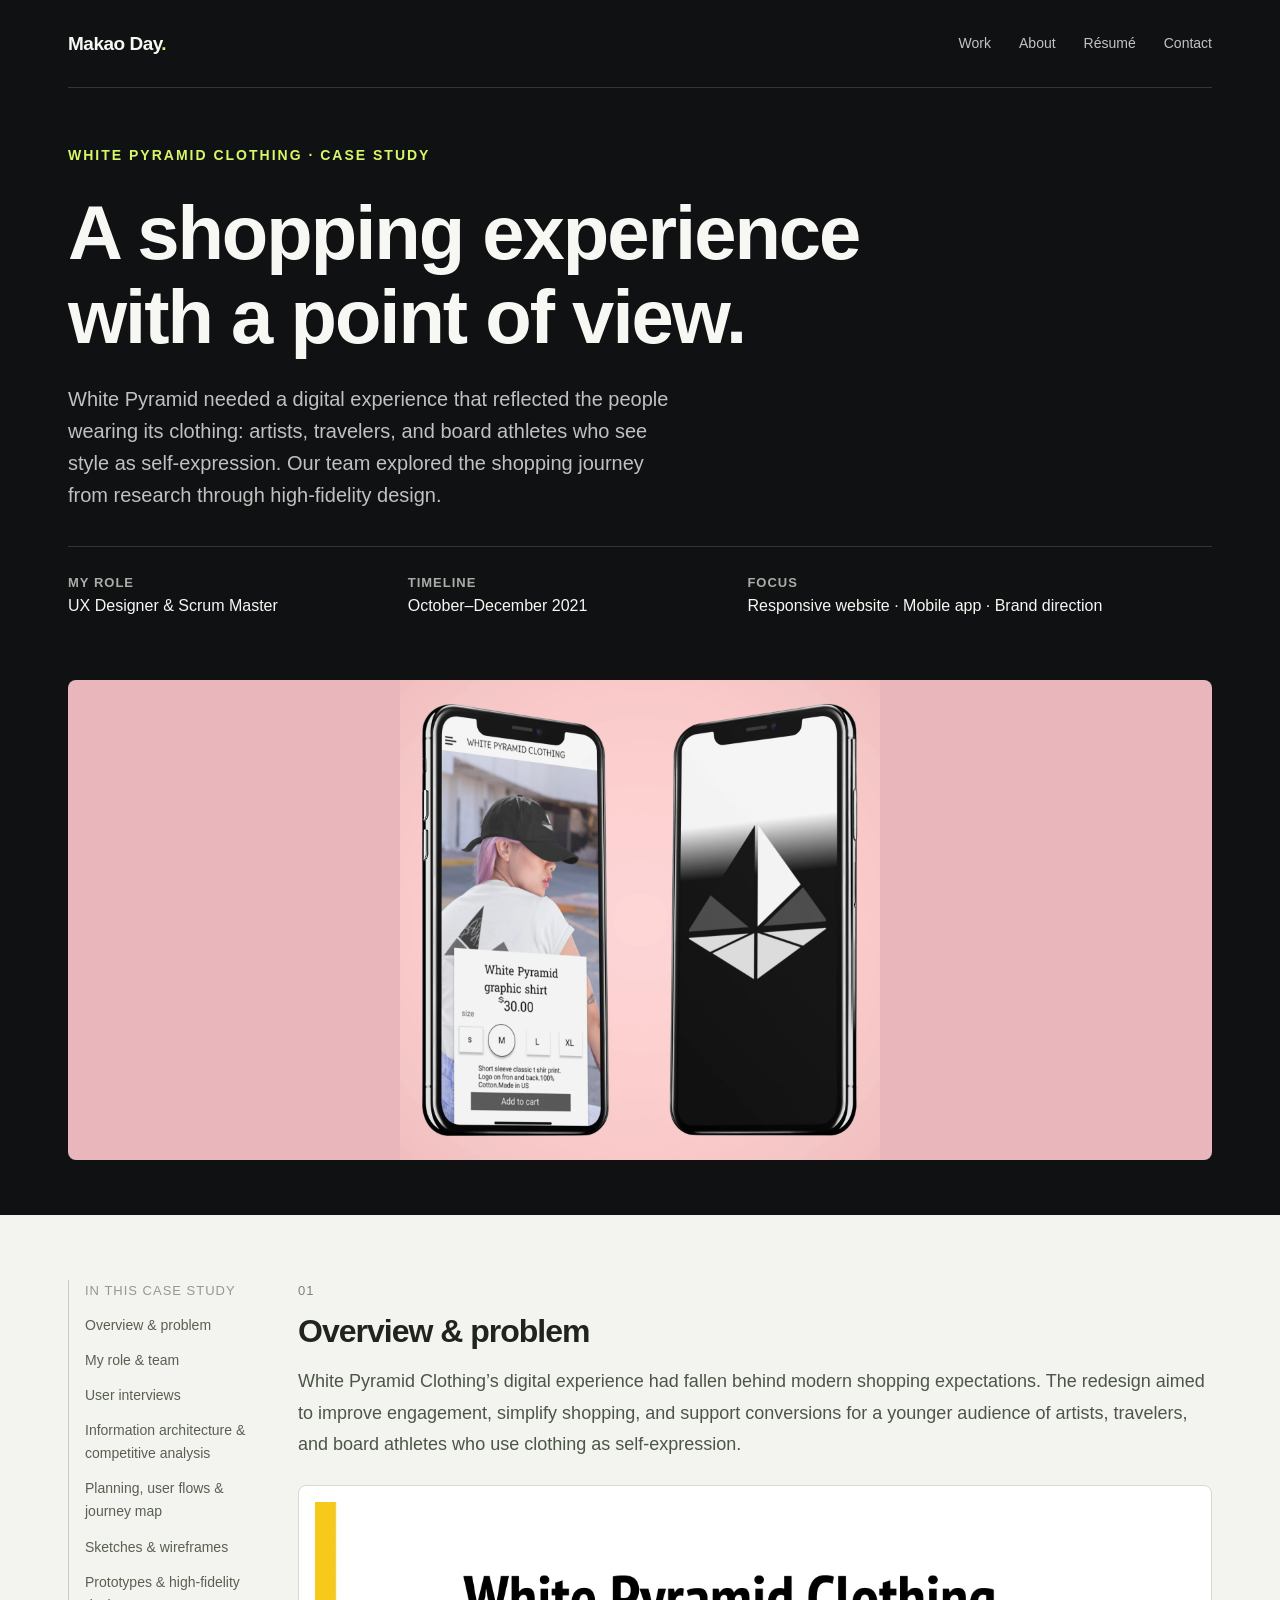
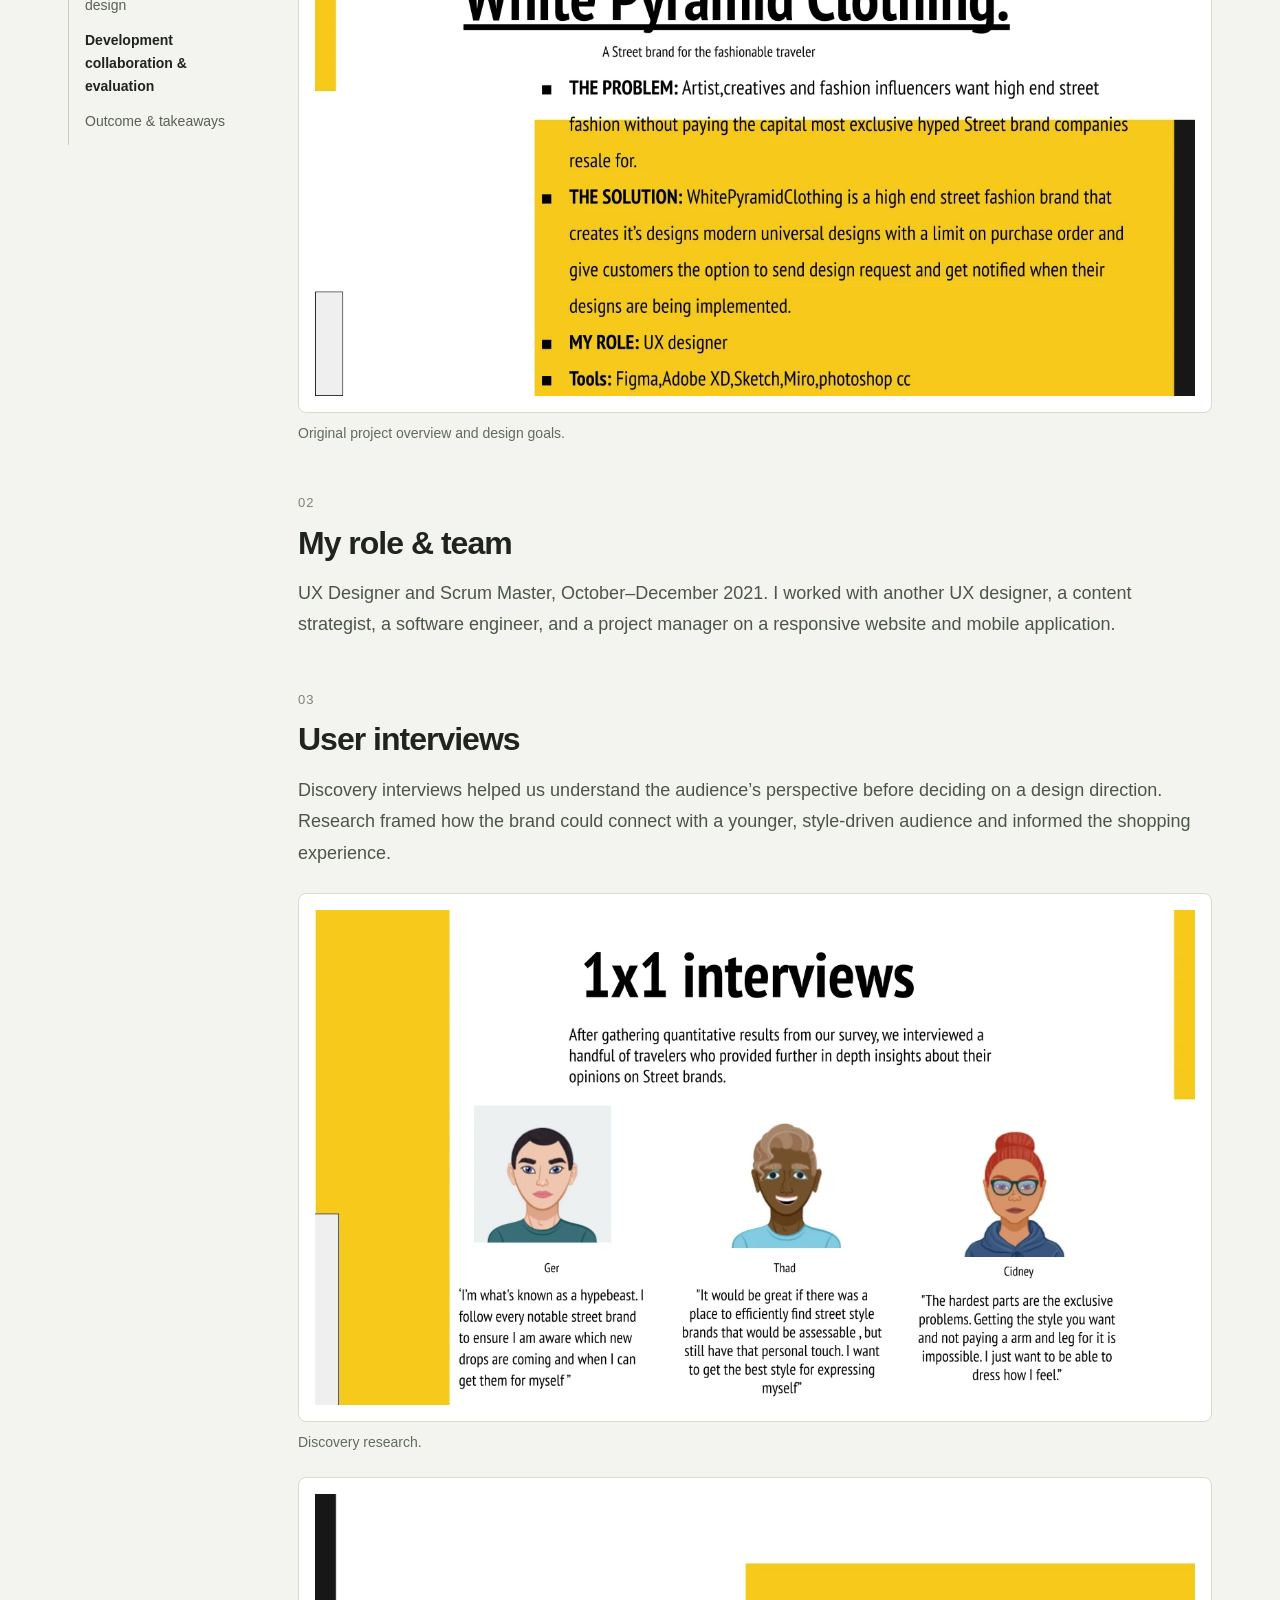
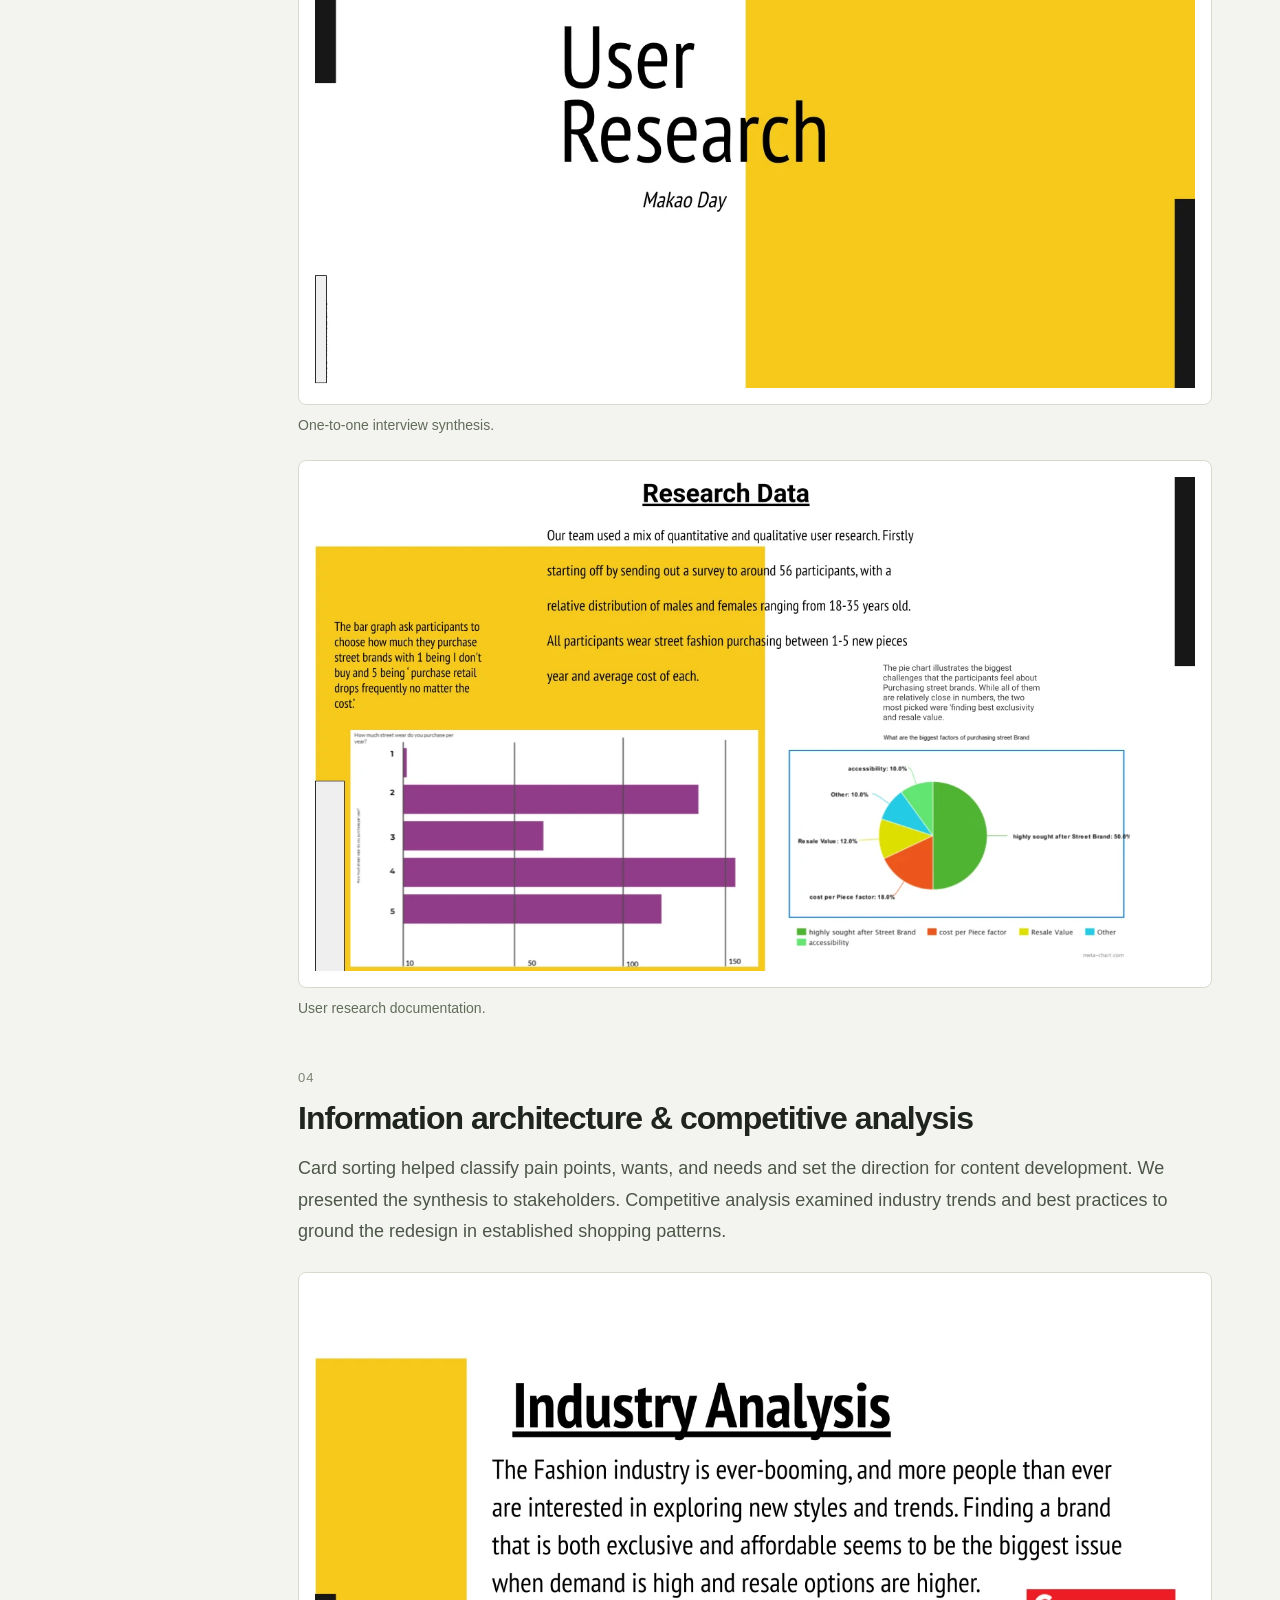
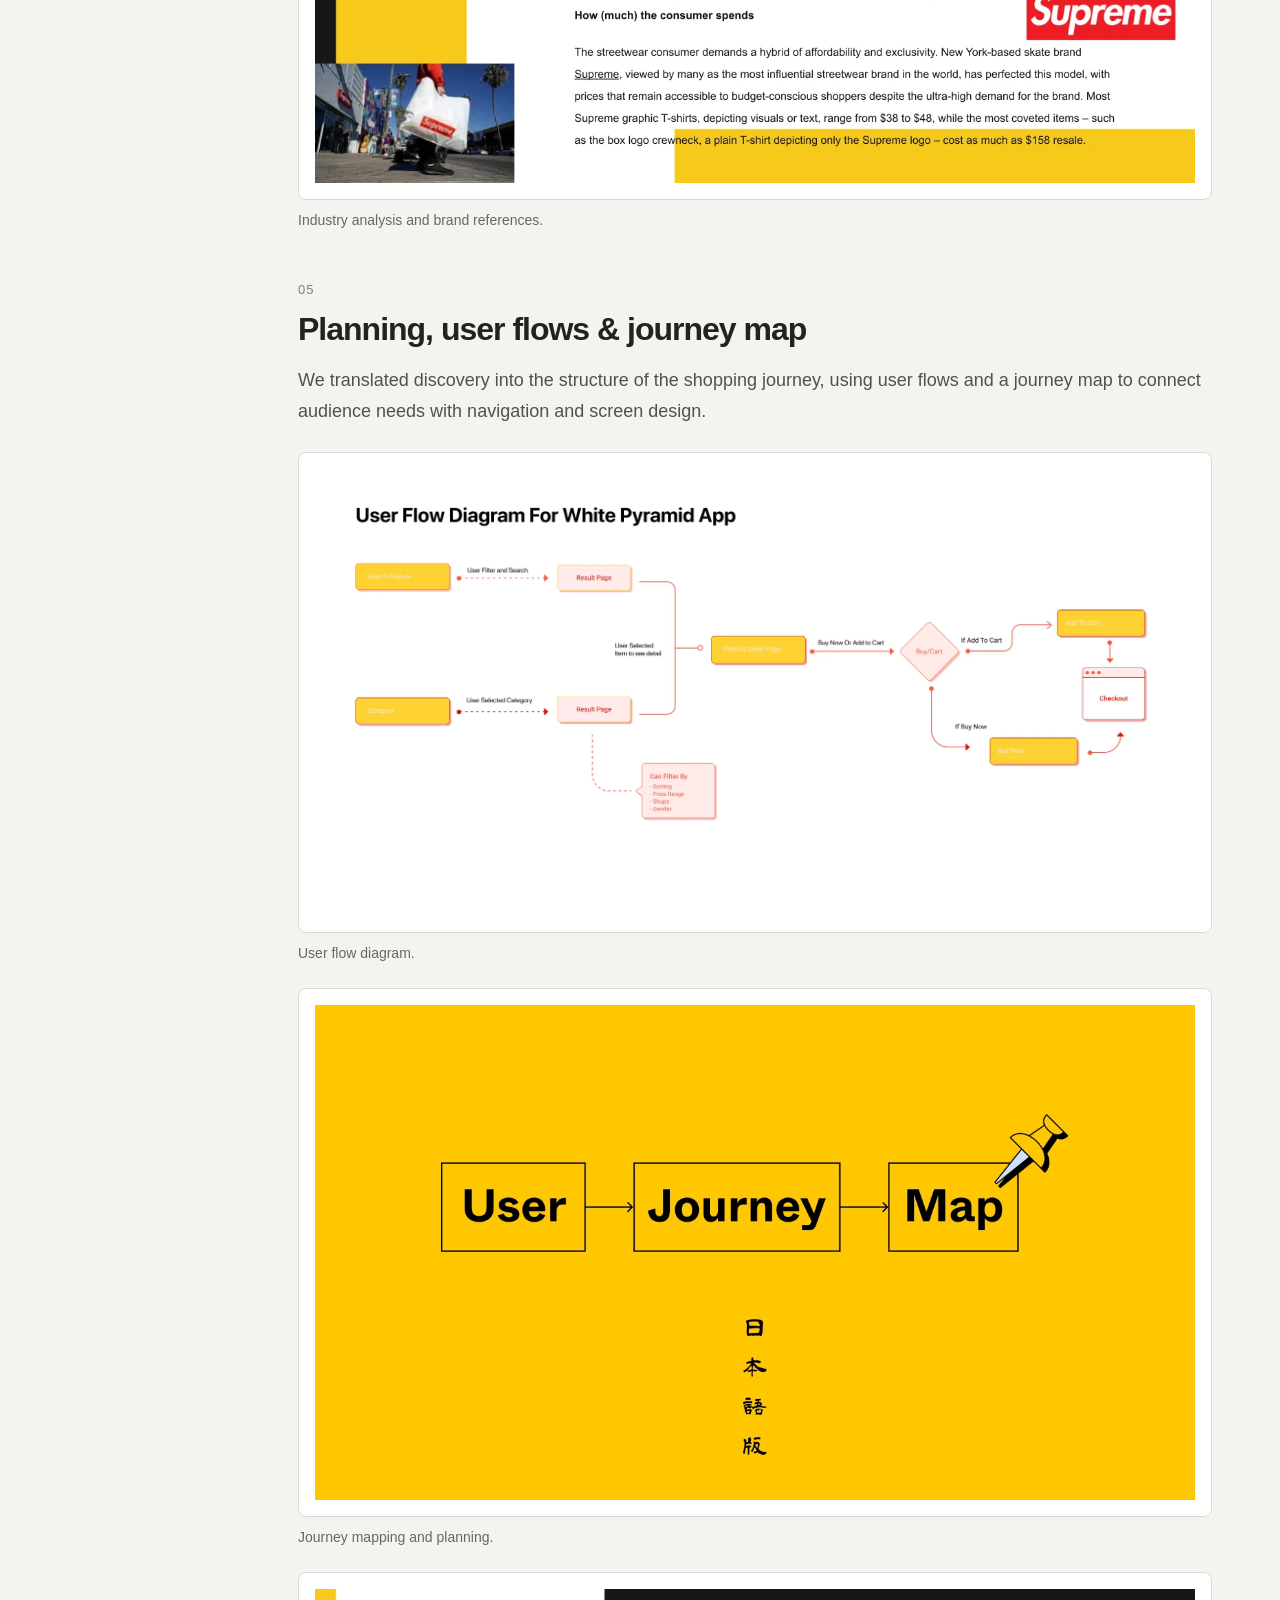
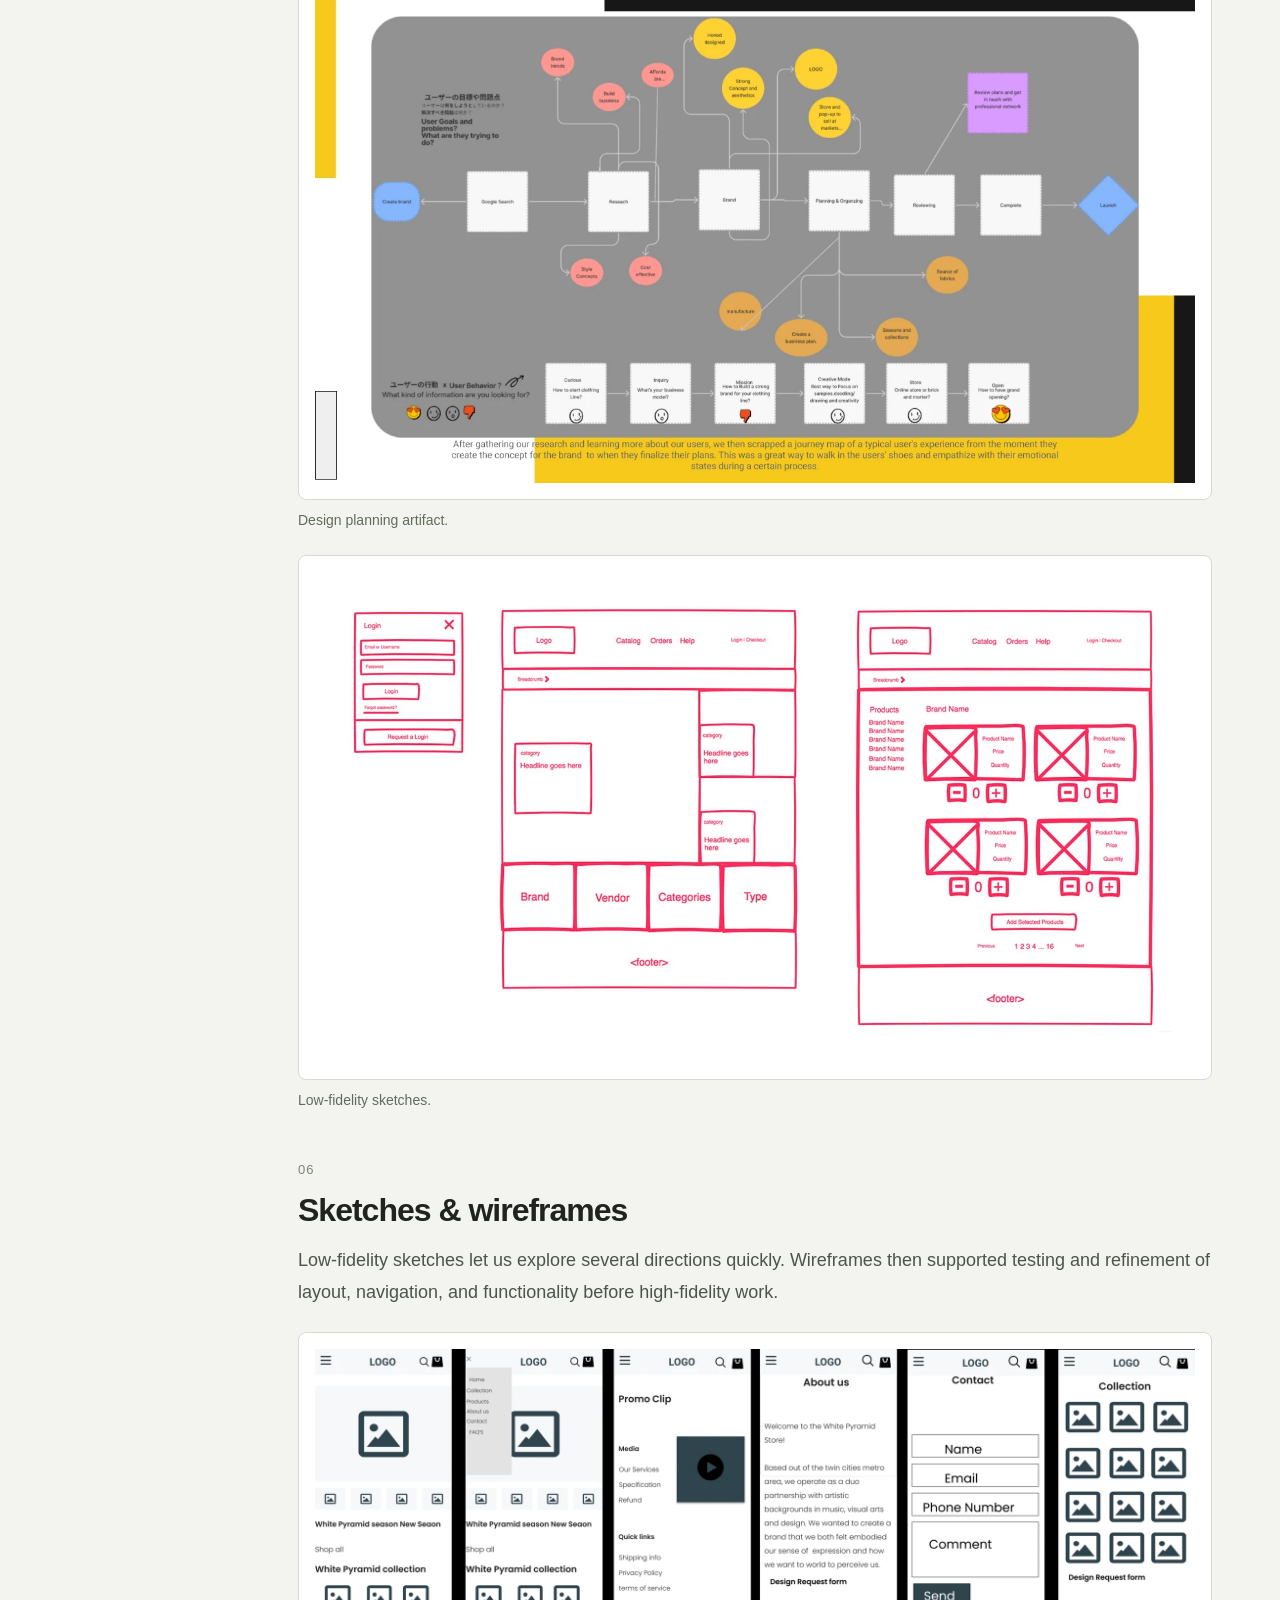
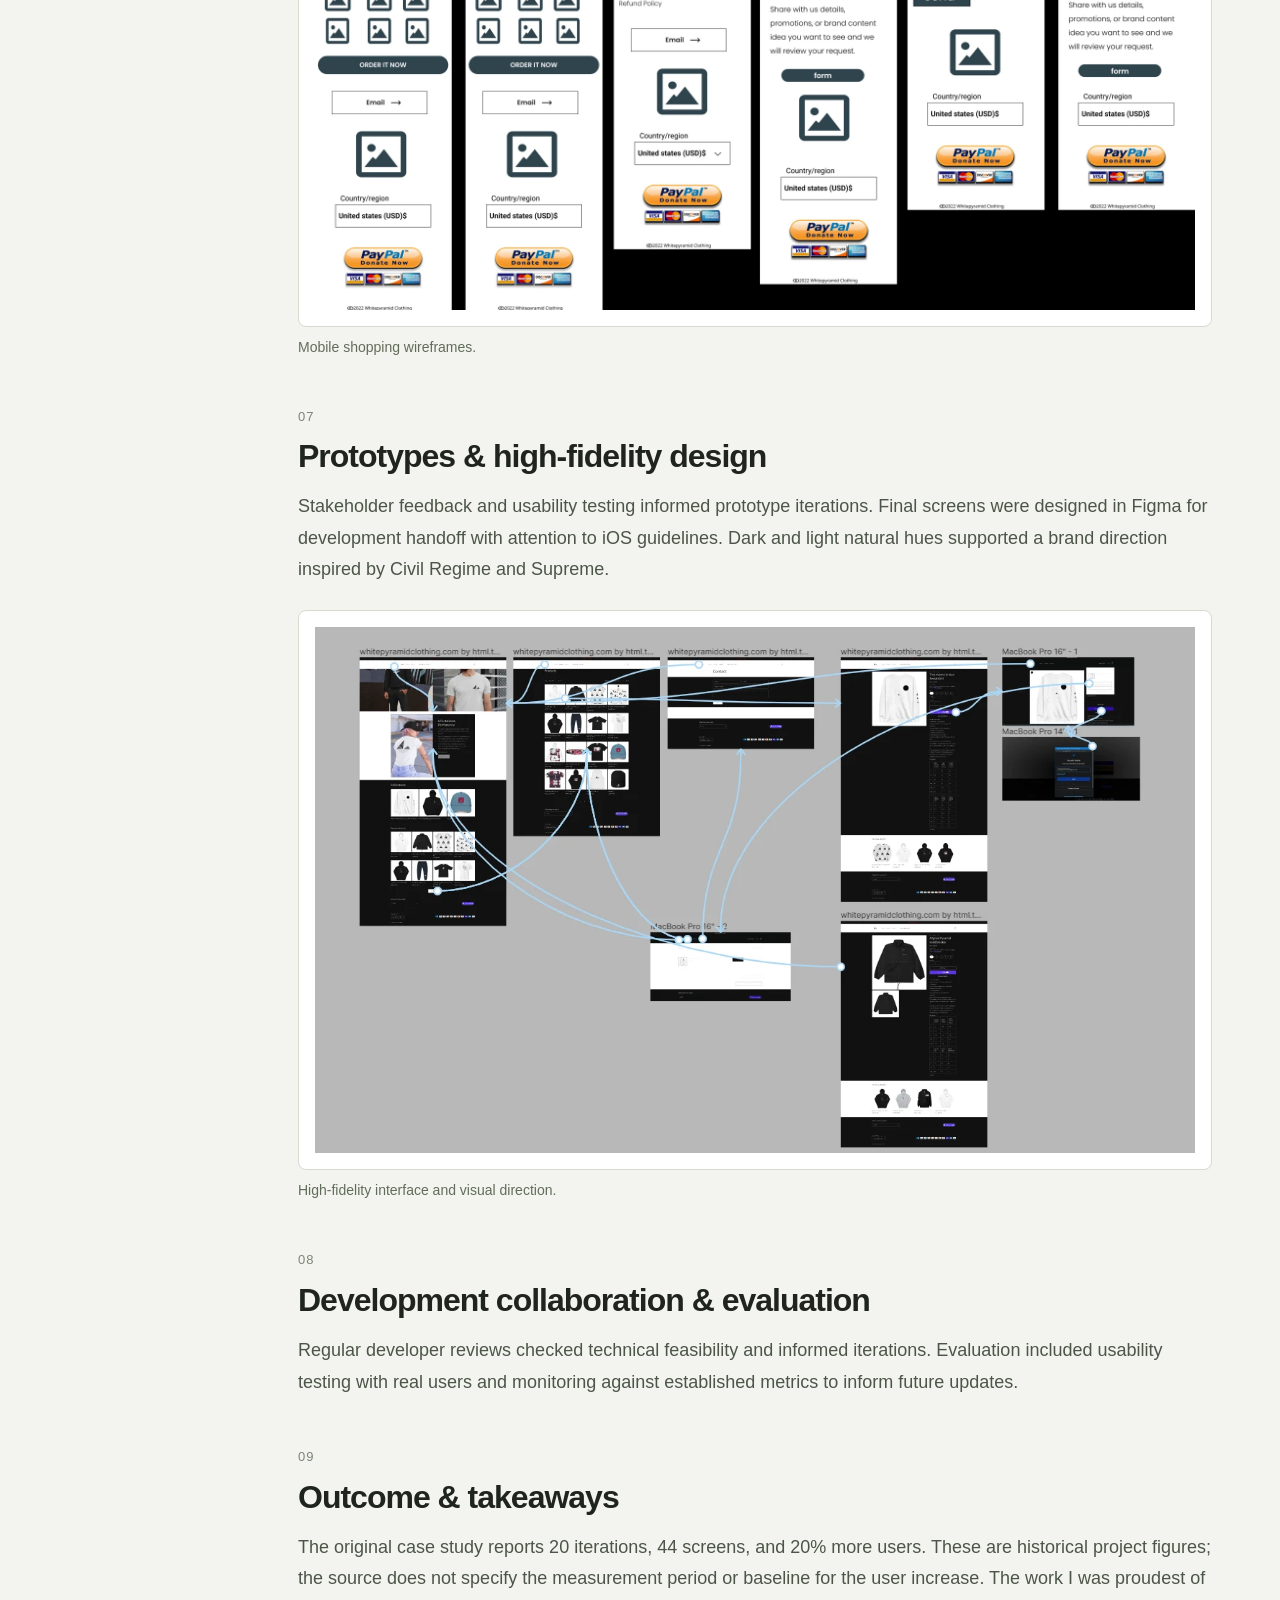
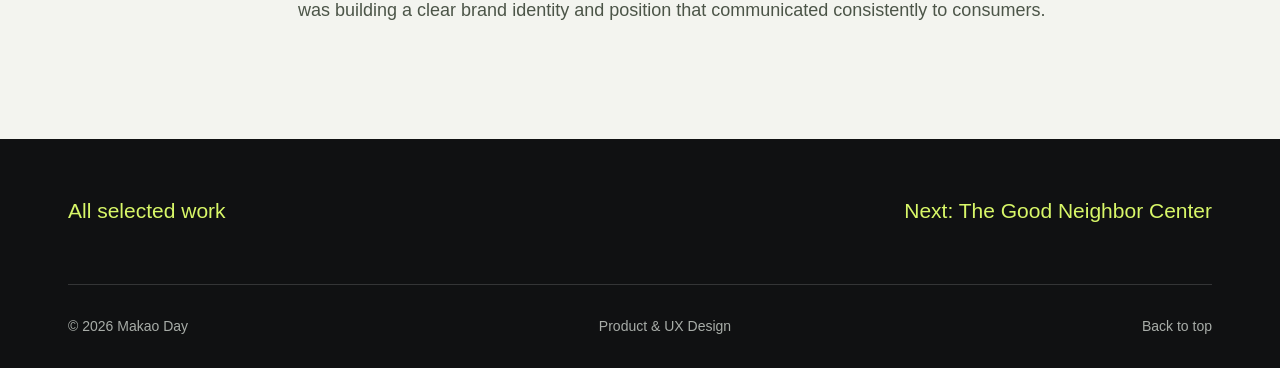
<file: white-pyramid.html>
<!doctype html><html lang="en"><head><meta charset="utf-8"><meta name="viewport" content="width=device-width,initial-scale=1"><title>White Pyramid Clothing | Makao Day</title><meta name="description" content="An e-commerce redesign connecting a fashion brand’s identity to its digital experience."><meta name="theme-color" content="#101112"><link rel="stylesheet" href="style.css?v=20261007-casestudies"><link rel="icon" href="favicon.svg" type="image/svg+xml"></head><body><a class="skip" href="#main">Skip to content</a><div class="wrap"><header><a class="brand" href="index.html">Makao Day<span style="color:#d8f768">.</span></a><nav aria-label="Main navigation"><a href="index.html#work">Work</a><a href="index.html#about">About</a><a href="resume.html">Résumé</a><a href="index.html#contact">Contact</a></nav></header></div><main id="main"><div class="wrap"><section class="case-hero"><div class="eyebrow">White Pyramid Clothing · Case study</div><h1>A shopping experience with a point of view.</h1><p class="intro">White Pyramid needed a digital experience that reflected the people wearing its clothing: artists, travelers, and board athletes who see style as self-expression. Our team explored the shopping journey from research through high-fidelity design.</p><div class="case-meta"><div><strong>My role</strong><span>UX Designer & Scrum Master</span></div><div><strong>Timeline</strong><span>October–December 2021</span></div><div><strong>Focus</strong><span>Responsive website · Mobile app · Brand direction</span></div></div></section><div class="case-cover " style="--accent:#e9b7bb"><img src="home-4-46.webp" alt="White Pyramid Clothing interface preview"></div></div><div class="case-body"><div class="wrap case-layout"><aside class="toc" aria-label="Case study sections"><div class="meta">In this case study</div><a href="#section-0">Overview &amp; problem</a><a href="#section-1">My role &amp; team</a><a href="#section-2">User interviews</a><a href="#section-3">Information architecture &amp; competitive analysis</a><a href="#section-4">Planning, user flows &amp; journey map</a><a href="#section-5">Sketches &amp; wireframes</a><a href="#section-6">Prototypes &amp; high-fidelity design</a><a href="#section-7">Development collaboration &amp; evaluation</a><a href="#section-8">Outcome &amp; takeaways</a></aside><article class="story"><section id="section-0"><span class="number">01</span><h2>Overview &amp; problem</h2><p>White Pyramid Clothing’s digital experience had fallen behind modern shopping expectations. The redesign aimed to improve engagement, simplify shopping, and support conversions for a younger audience of artists, travelers, and board athletes who use clothing as self-expression.</p><div class="gallery"><figure><img data-zoom tabindex="0" src="restored-wpc-38.webp" alt="Original project overview and design goals." loading="lazy"><figcaption>Original project overview and design goals.</figcaption></figure></div></section><section id="section-1"><span class="number">02</span><h2>My role &amp; team</h2><p>UX Designer and Scrum Master, October–December 2021. I worked with another UX designer, a content strategist, a software engineer, and a project manager on a responsive website and mobile application.</p></section><section id="section-2"><span class="number">03</span><h2>User interviews</h2><p>Discovery interviews helped us understand the audience’s perspective before deciding on a design direction. Research framed how the brand could connect with a younger, style-driven audience and informed the shopping experience.</p><div class="gallery"><figure><img data-zoom tabindex="0" src="white-pyramid-3-44.webp" alt="Discovery research." loading="lazy"><figcaption>Discovery research.</figcaption></figure><figure><img data-zoom tabindex="0" src="white-pyramid-4-47.webp" alt="One-to-one interview synthesis." loading="lazy"><figcaption>One-to-one interview synthesis.</figcaption></figure><figure><img data-zoom tabindex="0" src="restored-wpc-48.webp" alt="User research documentation." loading="lazy"><figcaption>User research documentation.</figcaption></figure></div></section><section id="section-3"><span class="number">04</span><h2>Information architecture &amp; competitive analysis</h2><p>Card sorting helped classify pain points, wants, and needs and set the direction for content development. We presented the synthesis to stakeholders. Competitive analysis examined industry trends and best practices to ground the redesign in established shopping patterns.</p><div class="gallery"><figure><img data-zoom tabindex="0" src="white-pyramid-5-51.webp" alt="Industry analysis and brand references." loading="lazy"><figcaption>Industry analysis and brand references.</figcaption></figure></div></section><section id="section-4"><span class="number">05</span><h2>Planning, user flows &amp; journey map</h2><p>We translated discovery into the structure of the shopping journey, using user flows and a journey map to connect audience needs with navigation and screen design.</p><div class="gallery"><figure><img data-zoom tabindex="0" src="white-pyramid-6-55.webp" alt="User flow diagram." loading="lazy"><figcaption>User flow diagram.</figcaption></figure><figure><img data-zoom tabindex="0" src="restored-wpc-56.webp" alt="Journey mapping and planning." loading="lazy"><figcaption>Journey mapping and planning.</figcaption></figure><figure><img data-zoom tabindex="0" src="restored-wpc-60.webp" alt="Design planning artifact." loading="lazy"><figcaption>Design planning artifact.</figcaption></figure><figure><img data-zoom tabindex="0" src="restored-wpc-61.webp" alt="Low-fidelity sketches." loading="lazy"><figcaption>Low-fidelity sketches.</figcaption></figure></div></section><section id="section-5"><span class="number">06</span><h2>Sketches &amp; wireframes</h2><p>Low-fidelity sketches let us explore several directions quickly. Wireframes then supported testing and refinement of layout, navigation, and functionality before high-fidelity work.</p><div class="gallery"><figure><img data-zoom tabindex="0" src="white-pyramid-8-65.webp" alt="Mobile shopping wireframes." loading="lazy"><figcaption>Mobile shopping wireframes.</figcaption></figure></div></section><section id="section-6"><span class="number">07</span><h2>Prototypes &amp; high-fidelity design</h2><p>Stakeholder feedback and usability testing informed prototype iterations. Final screens were designed in Figma for development handoff with attention to iOS guidelines. Dark and light natural hues supported a brand direction inspired by Civil Regime and Supreme.</p><div class="gallery"><figure><img data-zoom tabindex="0" src="white-pyramid-9-69.webp" alt="High-fidelity interface and visual direction." loading="lazy"><figcaption>High-fidelity interface and visual direction.</figcaption></figure></div></section><section id="section-7"><span class="number">08</span><h2>Development collaboration &amp; evaluation</h2><p>Regular developer reviews checked technical feasibility and informed iterations. Evaluation included usability testing with real users and monitoring against established metrics to inform future updates.</p></section><section id="section-8"><span class="number">09</span><h2>Outcome &amp; takeaways</h2><p>The original case study reports 20 iterations, 44 screens, and 20% more users. These are historical project figures; the source does not specify the measurement period or baseline for the user increase. The work I was proudest of was building a clear brand identity and position that communicated consistently to consumers.</p></section></article></div></div><div class="wrap next"><a href="index.html#work">All selected work</a><a href="good-neighbor.html">Next: The Good Neighbor Center</a></div></main><div class="wrap"><footer><span>© 2026 Makao Day</span><span>Product & UX Design</span><a href="#main">Back to top</a></footer></div><dialog aria-label="Expanded project image"><button type="button">Close image</button><img alt=""></dialog><script src="script.js?v=20261007-repair"></script></body></html>
</file>
<file: style.css>
*{box-sizing:border-box}html{scroll-behavior:smooth}body{margin:0;background:#101112;color:#f7f7f4;font-family:Arial,Helvetica,sans-serif;font-size:16px;line-height:1.65}a{color:inherit;text-decoration:none}a:focus-visible,button:focus-visible{outline:3px solid #d8f768;outline-offset:6px}.wrap{max-width:1280px;margin:auto;padding:0 64px}header{display:flex;align-items:center;justify-content:space-between;padding:28px 0;border-bottom:1px solid #343536}nav{display:flex;gap:28px}.brand{font-weight:700;font-size:19px;letter-spacing:-.5px}nav a{font-size:14px;color:#c1c4c2}nav a:hover{color:#d8f768}.hero{padding:86px 0 70px;position:relative}.eyebrow{font-size:14px;text-transform:uppercase;letter-spacing:2px;color:#d8f768;font-weight:600}h1{font-size:clamp(48px,7vw,90px);line-height:1.04;letter-spacing:-4px;font-weight:500;margin:24px 0}h1 em{font-style:normal;color:#d8f768}.intro{max-width:610px;font-size:20px;color:#bfc2bf;line-height:1.6}.hero-bottom{display:flex;justify-content:space-between;align-items:end;gap:24px;margin-top:36px}.pill{display:inline-block;border:1px solid #545653;border-radius:100px;padding:10px 18px;font-size:14px;color:#d5d7d2}.button{display:inline-block;background:#d8f768;color:#171b11;padding:13px 23px;border-radius:4px;font-size:16px;font-weight:600}.section-head{display:flex;justify-content:space-between;align-items:center;border-top:1px solid #343536;padding:28px 0}.section-head h2{font-size:24px;letter-spacing:-.7px;margin:0}.muted{color:#a8ada8;font-size:14px}.grid{display:grid;grid-template-columns:1fr 1fr;gap:46px 28px}.card{display:block}.art{height:365px;overflow:hidden;border-radius:8px;display:flex;justify-content:center;align-items:center;background:var(--accent)}.art img{width:100%;height:100%;object-fit:cover;transition:transform .4s}.card.wells .art img{object-fit:contain;width:auto;max-width:75%;padding:25px 0}.card:hover .art img{transform:scale(1.035)}.card h3{font-size:25px;letter-spacing:-.8px;margin:17px 0 6px}.card p{color:#bfc2bf;margin:7px 0 12px;max-width:490px}.meta{font-size:13px;color:#929990;text-transform:uppercase;letter-spacing:1px}.card .read{font-size:14px;border-bottom:1px solid #b7c78d;padding-bottom:4px;color:#d8f768;display:inline-block;margin-top:12px}.about{display:grid;grid-template-columns:1fr 1.45fr;gap:60px;margin:100px 0 70px;border-top:1px solid #343536;padding-top:55px}.portrait{width:100%;border-radius:8px}.about h2,.contact h2{font-size:44px;line-height:1.12;letter-spacing:-2px;margin:12px 0 20px}.about p{color:#bfc2bf}.skills{display:flex;flex-wrap:wrap;gap:10px;margin-top:25px}.skills span{font-size:14px;border:1px solid #3e443c;padding:7px 12px;border-radius:4px}.extra{display:grid;grid-template-columns:1fr 1fr;gap:28px;margin:70px 0}.extra img{width:100%;border-radius:8px}.extra h3{font-size:30px;line-height:1.2}.contact{padding:70px 0;border-top:1px solid #343536}.contact p{color:#bfc2bf}.contact .email{font-size:clamp(18px,3vw,32px);border-bottom:1px solid #d8f768;overflow-wrap:anywhere}footer{display:flex;justify-content:space-between;padding:30px 0;border-top:1px solid #343536;font-size:14px;color:#a8ada8}.case-hero{padding:65px 0 45px}.case-hero h1{max-width:950px;font-size:clamp(42px,6vw,76px)}.case-meta{display:grid;grid-template-columns:1fr 1fr 1.5fr;gap:30px;border-top:1px solid #343536;padding:25px 0;margin-top:35px}.case-meta strong{display:block;font-size:13px;letter-spacing:1px;text-transform:uppercase;color:#a8ada8}.case-meta span{font-size:16px}.case-cover{height:510px;display:flex;justify-content:center;align-items:center;border-radius:8px;overflow:hidden;background:var(--accent)}.case-cover img{height:100%;width:100%;object-fit:contain}.case-cover.wells img{padding:30px;width:auto;max-width:100%}.case-body{background:#f3f4ef;color:#20241e;margin-top:55px;padding:65px 0}.case-layout{display:grid;grid-template-columns:220px 1fr;gap:65px}.toc{position:sticky;top:24px;align-self:start}.toc a{display:block;font-size:14px;color:#596052;margin:12px 0}.toc a:hover{color:#20241e;text-decoration:underline}.story section{padding:0 0 38px;scroll-margin-top:30px;max-width:780px}.story h2{font-size:31px;letter-spacing:-1px;line-height:1.2;margin:0 0 16px}.story p{margin:0;color:#4c5548;font-size:18px;line-height:1.75}.number{display:block;color:#7c8475;font-size:13px;letter-spacing:1px;margin-bottom:10px}.gallery{display:grid;gap:34px;padding-top:30px}.gallery figure{margin:0}.gallery img{display:block;width:100%;height:auto;border-radius:6px;background:white;cursor:zoom-in}.gallery figcaption{font-size:14px;color:#626c5a;margin-top:10px}.note{font-size:14px;color:#a9afa5;padding:15px 0 0}.next{padding:55px 0;display:flex;justify-content:space-between;gap:20px}.next a{color:#d8f768;font-size:21px}dialog{border:0;background:#151714;padding:20px;border-radius:8px;width:95vw;max-width:1300px;max-height:95vh;color:white}dialog::backdrop{background:#000d}dialog img{max-width:100%;max-height:78vh;display:block;margin:auto;object-fit:contain}dialog button{display:block;margin:0 0 15px auto;border:1px solid #7d8675;background:transparent;color:white;font-size:16px;padding:8px 18px;cursor:pointer}.resume{max-width:850px}.resume h1{font-size:60px}.resume h2{margin-top:38px;font-size:24px}.resume h3{font-size:19px;margin:24px 0 0}.resume p{color:#c5cac0}.skip{position:absolute;left:-9999px}.skip:focus{left:15px;top:10px;background:#d8f768;color:black;padding:8px;z-index:5}@media(max-width:800px){.wrap{padding:0 24px}header{padding:20px 0}nav{gap:16px}.hero{padding:56px 0}h1{letter-spacing:-2px}.intro{font-size:18px}.hero-bottom{align-items:start;flex-direction:column}.grid{gap:32px 20px}.art{height:270px}.about{grid-template-columns:1fr;gap:28px;margin-top:65px}.portrait{max-width:440px}.case-layout{display:block}.toc{display:none}.case-meta{grid-template-columns:1fr 1fr}.case-meta div:last-child{grid-column:1/-1}.case-cover{height:380px}.case-body{padding:40px 0}.story p{font-size:17px}.extra{gap:25px}.extra h3{font-size:24px}}@media(max-width:560px){.grid,.extra{grid-template-columns:1fr}.art{height:320px}.brand{font-size:17px}nav{gap:12px}nav a{font-size:13px}.hero h1{font-size:49px}.section-head{align-items:start;gap:12px}.about h2,.contact h2{font-size:36px}.case-cover{height:330px}.case-meta{gap:18px}.next{flex-direction:column}footer{gap:20px;flex-wrap:wrap}}@media(prefers-reduced-motion:reduce){html{scroll-behavior:auto}.art img{transition:none}}@media print{body{background:white;color:black}header,footer,.button{display:none}.resume{max-width:none}.resume p{color:black}.wrap{padding:0}h1{font-size:32px!important}.resume h2{margin-top:20px}.resume h3{margin-top:14px}}

/* Consistent portfolio layout. Content stays visible independently of motion. */
:root{--lime:#d8f768;--ease:cubic-bezier(.22,1,.36,1)}
.wrap{width:100%;max-width:1240px;padding-inline:48px}
img{max-width:100%}h1,h2,h3,p,figcaption{overflow-wrap:break-word}
header{gap:24px}.brand{white-space:nowrap}nav{flex-wrap:wrap;justify-content:flex-end}
.hero{padding:64px 0}.hero-index{font-size:13px;letter-spacing:1.5px;color:#a8ada8;margin-bottom:28px}
.hero h1{font-size:clamp(52px,7.5vw,96px);font-weight:600;line-height:1.05;letter-spacing:-4px;max-width:880px}
.hero h1 em{font-family:Georgia,serif;font-style:italic;font-weight:400}
.hero-note{display:flex;align-items:center;gap:16px;margin-top:28px;color:#bfc2bf;font-size:14px}
.hero-note img{width:56px;height:70px;object-fit:cover;border-radius:28px}
.hero-bottom{align-items:center;margin-top:28px}.button{border-radius:100px}.pill{background:#191e17}
.grid{gap:42px 28px;align-items:start}.card{min-width:0}.card-copy{padding-top:18px}
.project-index{font-size:13px;letter-spacing:1.2px;color:#a8ada8}.card h3{margin:10px 0;font-size:28px;line-height:1.2}
.art{height:auto;aspect-ratio:4/3;border-radius:8px}.art img{display:block}.card.wells .art img{height:100%;width:100%;max-width:100%;padding:24px;object-fit:contain}
.card .read{margin-top:14px}.card p{max-width:none}.card .meta{display:block;font-size:13px;line-height:1.6}
.about{gap:48px;align-items:start}.portrait{aspect-ratio:4/5;object-fit:cover}.about h2{font-size:clamp(32px,4vw,44px)}
.extra{align-items:start}.extra>div{min-width:0}.extra img{display:block;max-height:420px;object-fit:contain;background:#1c201b}
.contact-mark{display:block;font-size:clamp(40px,7vw,80px);font-weight:700;color:var(--lime);line-height:1.1;letter-spacing:-2px;margin-bottom:28px}
.case-hero{padding:56px 0 36px}.case-hero h1{font-weight:600;line-height:1.1;letter-spacing:-2px}
.case-cover{height:clamp(280px,40vw,480px)}.case-meta>div{min-width:0}.case-meta span{overflow-wrap:anywhere}
.case-layout{grid-template-columns:190px minmax(0,1fr);gap:40px}.story{min-width:0}.story section{max-width:none;padding-bottom:48px;scroll-margin-top:24px}
.story h2{font-size:32px}.story p+p{margin-top:16px}.toc{border-left:1px solid #c5cec0;padding-left:16px;max-height:calc(100vh - 48px);overflow-y:auto}
.toc a[aria-current=true]{color:#20241e;font-weight:700}.gallery{gap:24px;padding-top:24px}.gallery img{width:100%;max-height:680px;object-fit:contain;padding:16px;background:white;border:1px solid #d6dbd0;border-radius:8px}
.gallery figcaption{line-height:1.5}.scroll-progress{position:fixed;left:0;top:0;height:3px;background:var(--lime);transform-origin:left;z-index:40;pointer-events:none;width:100%;transform:scaleX(0)}
.reveal,.reveal.visible{opacity:1;transform:none}.page-leaving,.page-entering{animation:none}
.outline-button{display:inline-block;border:1px solid #5c6756;border-radius:100px;padding:12px 20px;background:transparent;color:inherit;font-size:16px;font-family:inherit;cursor:pointer}.outline-button:hover{border-color:var(--lime)}
.resume-actions{display:flex;gap:12px;flex-wrap:wrap;margin:28px 0 36px}.japanese{max-width:1000px}.japanese h1{letter-spacing:0;font-size:clamp(32px,5vw,56px)}.japanese p{line-height:1.9}.resume-skill-list{border-top:1px solid #48523d;margin-top:40px}
@view-transition{navigation:auto}::view-transition-old(root){animation:fade-out .15s ease both}::view-transition-new(root){animation:fade-in .22s ease both}
@keyframes fade-out{to{opacity:0}}@keyframes fade-in{from{opacity:0}to{opacity:1}}
@media(max-width:900px){.wrap{padding-inline:32px}.case-layout{grid-template-columns:160px minmax(0,1fr);gap:28px}.hero h1{letter-spacing:-3px}.about{gap:32px}}
@media(max-width:800px){.case-layout{display:block}.toc{display:flex;position:static;gap:8px;flex-wrap:wrap;border-left:0;padding:0 0 28px;max-height:none;overflow:visible}.toc>.meta{flex-basis:100%}.toc a{margin:0;border:1px solid #c5cec0;border-radius:6px;padding:8px 10px;font-size:14px}.hero-bottom{align-items:flex-start}.story h2{font-size:30px}.gallery img{max-height:560px;padding:12px}}
@media(max-width:560px){.wrap{padding-inline:20px}header{flex-direction:column;align-items:flex-start;gap:16px}nav{justify-content:flex-start;gap:20px}nav a{font-size:14px}.hero{padding:36px 0 44px}.hero h1{font-size:clamp(44px,11vw,62px);letter-spacing:-2px}.hero-index{margin-bottom:22px}.grid{gap:36px}.art{height:auto;aspect-ratio:4/3}.section-head{flex-wrap:wrap}.section-head .muted{font-size:13px}.case-hero{padding-top:36px}.case-hero h1{font-size:clamp(36px,9vw,48px);letter-spacing:-1px}.case-meta{grid-template-columns:1fr;gap:18px}.case-meta div:last-child{grid-column:auto}.case-cover{height:300px}.case-body{margin-top:36px}.story p{font-size:17px}.story h2{font-size:28px}.gallery img{padding:8px;max-height:480px}.about{margin:64px 0 48px;padding-top:36px}.extra{margin:48px 0}.contact{padding:48px 0}.contact h2{font-size:32px}.resume h1{font-size:44px}.next a{font-size:18px}}
@media(prefers-reduced-motion:reduce){::view-transition-old(root),::view-transition-new(root){animation:none}*{scroll-behavior:auto!important}.art img{transition:none}}
@media print{.scroll-progress,.resume-actions,.toc{display:none}.gallery img{max-height:none}.wrap{padding:0}.reveal{opacity:1;transform:none}}

/* Project presentation and supporting evidence */
.iphone-shell{position:relative;flex-shrink:0;height:90%;aspect-ratio:390/844;border:9px solid #171819;border-radius:36px;background:#fff;overflow:hidden;box-shadow:0 0 0 2px #646568,0 18px 35px #0003;line-height:0}
.iphone-notch{position:absolute;top:-1px;left:50%;transform:translateX(-50%);width:38%;height:4%;border-radius:0 0 14px 14px;background:#171819;pointer-events:none}
.card.wells .art .iphone-shell img,.mockup-panel .iphone-shell img{display:block;width:100%;height:100%;max-width:none;padding:0;object-fit:contain;transform:none}
.card.wells .art{height:360px;aspect-ratio:auto}.mockup-panel{display:flex;align-items:center;justify-content:center;height:480px;background:#dcd5cb;border-radius:8px;margin-top:24px}.case-cover.mockup-panel{margin-top:0}
.case-stats{display:grid;grid-template-columns:repeat(3,minmax(0,1fr));gap:16px;margin:24px 0}.case-stats>div{border:1px solid #c5cec0;padding:20px;border-radius:8px}.case-stats strong{display:block;font-size:36px;line-height:1.2;color:#20241e}.case-stats span{display:block;font-size:14px;margin-top:8px;color:#4c5548}
.table-scroll{overflow-x:auto;margin:24px 0}.evidence-table{width:100%;border-collapse:collapse;font-size:15px}.evidence-table caption{text-align:left;font-size:14px;color:#4c5548;margin-bottom:12px}.evidence-table th,.evidence-table td{padding:12px;text-align:left;border-bottom:1px solid #c5cec0}.evidence-table thead{background:#e3e8dc}.process-list{padding-left:24px;color:#4c5548;font-size:17px}.process-list li{padding:8px 0}.fair-card .read{display:inline-block;margin-top:16px;color:#d8f768;border-bottom:1px solid #b7c78d;padding-bottom:4px}.fair-card h3{margin-bottom:16px}.fair-card:hover .read{color:#ebffa7}
@media(max-width:560px){.card.wells .art{height:340px}.mockup-panel{height:430px}.case-stats{grid-template-columns:1fr}.case-stats strong{font-size:32px}.evidence-table th,.evidence-table td{padding:10px;font-size:14px}.iphone-shell{border-radius:32px}}
</file>
